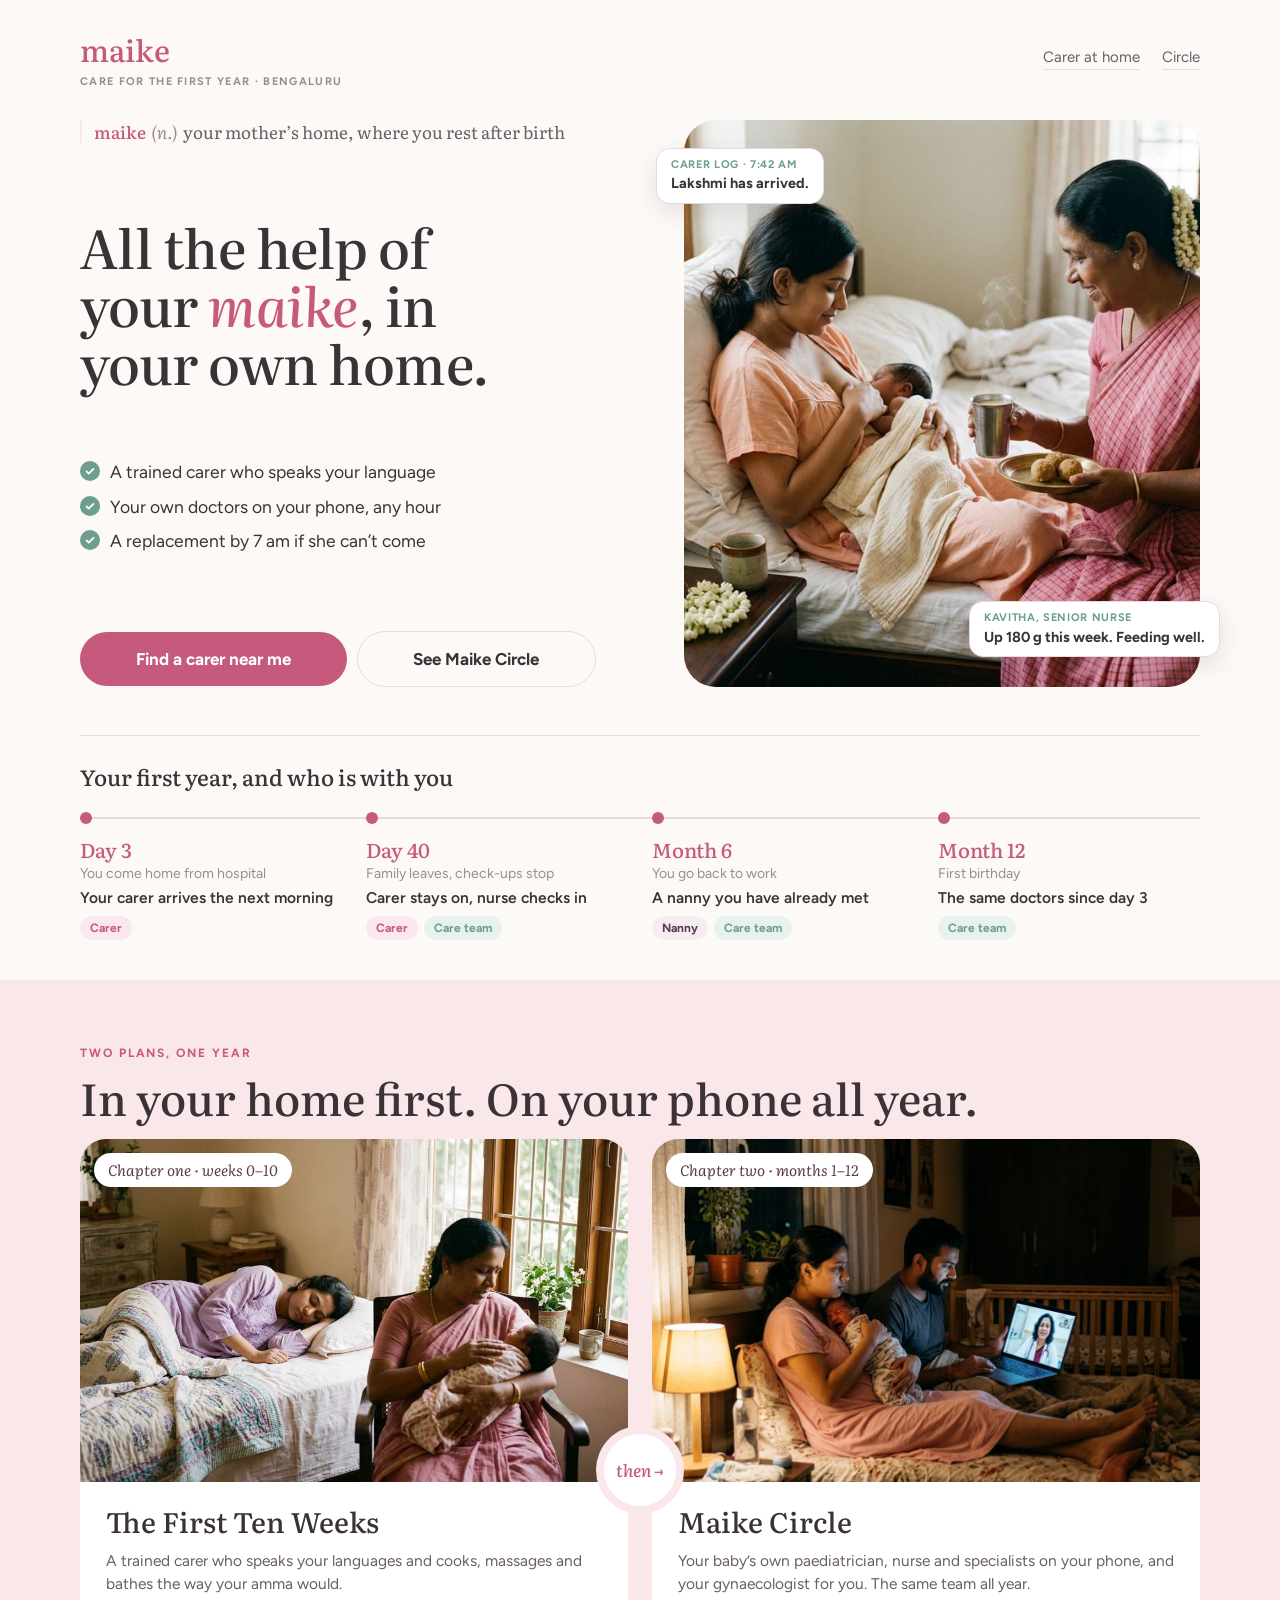
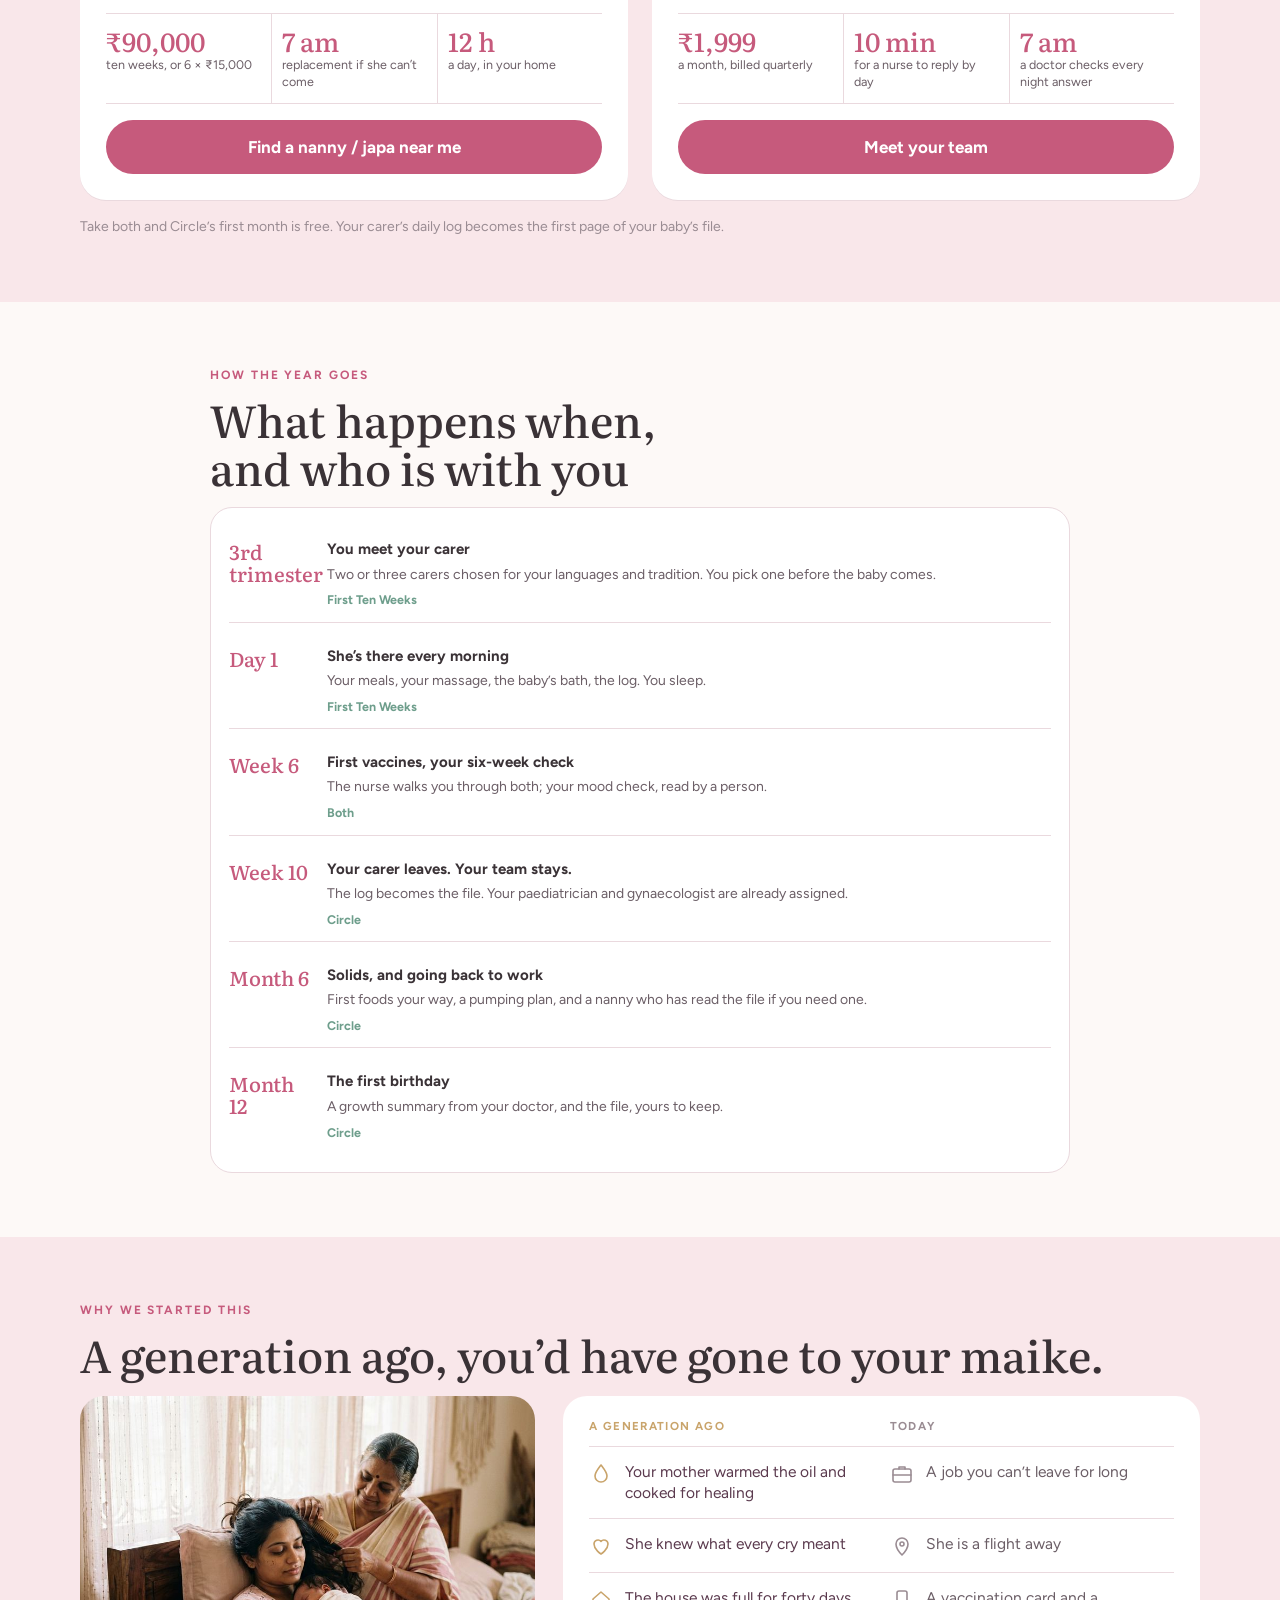
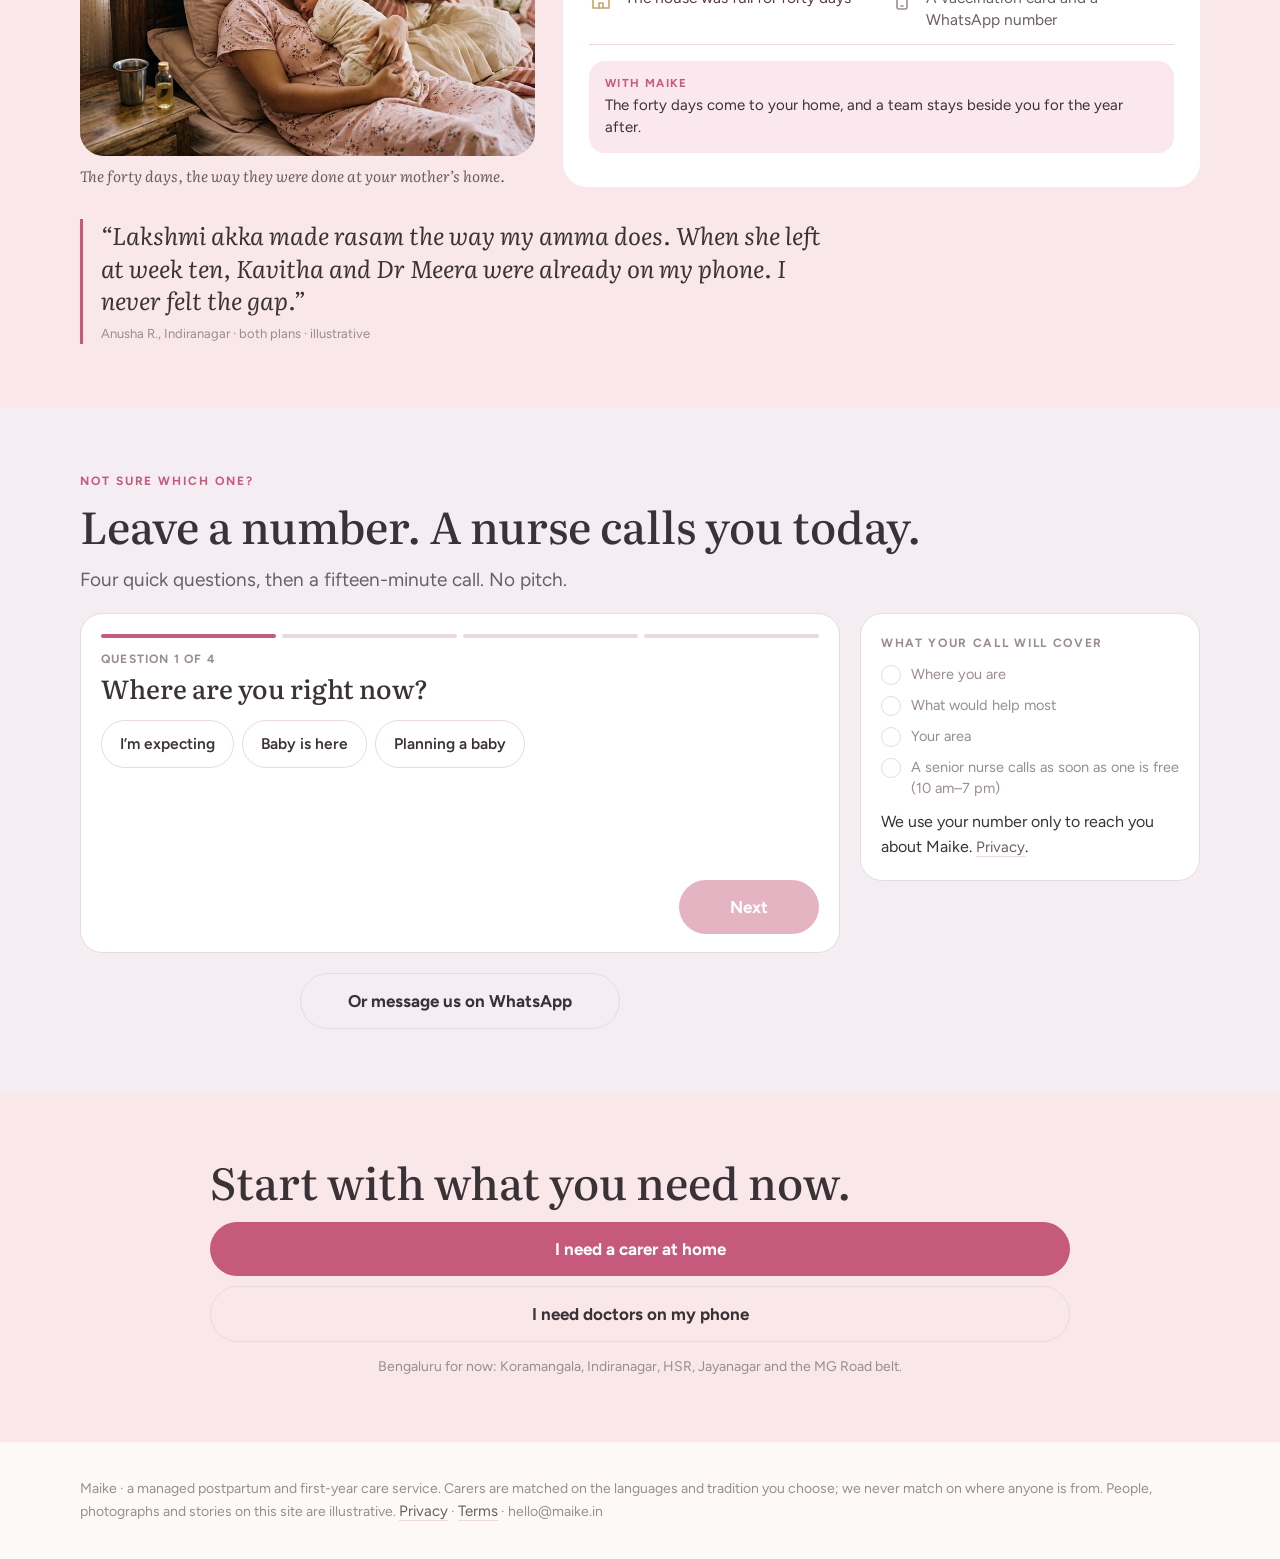
<file: index.html>
<!doctype html>
<html lang="en">
<head>
<meta charset="utf-8">
<title>Maike · care for the first year, Bengaluru</title>
<meta name="viewport" content="width=device-width,initial-scale=1,viewport-fit=cover">
<meta name="claude:viewport-fit-sides" content="cover">
<link rel="stylesheet" href="https://fonts.googleapis.com/css2?family=Literata:ital,opsz,wght@0,7..72,400..700;1,7..72,400..700&family=Figtree:wght@400;500;600;700&display=swap">
<style>
:root{
  --bg:#FDF9F7; --blush:#F9E7EA; --lilac:#F4EEF2; --card:#FFFFFF; --line:#EAD9DE;
  --ink:#3A3236; --ink-soft:#6B5E66; --muted:#9A8C93;
  --rose:#C65A7C; --rose-ink:#FFFFFF; --rose-soft:#FBE7EE;
  --sage:#6E9E8C; --sage-soft:#E8F1ED; --deep:#5B3A4E; --deep-fg:#F8EEF2; --deep-muted:#D3BCC6; --gold:#C9A46B;
  --display:"Literata",Georgia,"Times New Roman",serif; --body:"Figtree",-apple-system,BlinkMacSystemFont,"Segoe UI",Roboto,"Noto Sans",sans-serif;
}
@media (prefers-color-scheme:dark){:root:not([data-theme="light"]){--bg:#1E1A1D;--blush:#2B2126;--lilac:#262126;--card:#272226;--line:#3F343A;--ink:#F3E9ED;--ink-soft:#CDBEC5;--muted:#968A90;--rose:#E58AA6;--rose-ink:#1E1A1D;--rose-soft:#3C2A32;--sage:#8FBEAD;--sage-soft:#243129;--deep:#3A2531;--deep-fg:#F8EEF2;--deep-muted:#C8B2BC;--gold:#D4B482;color-scheme:dark}}
:root[data-theme="dark"]{--bg:#1E1A1D;--blush:#2B2126;--lilac:#262126;--card:#272226;--line:#3F343A;--ink:#F3E9ED;--ink-soft:#CDBEC5;--muted:#968A90;--rose:#E58AA6;--rose-ink:#1E1A1D;--rose-soft:#3C2A32;--sage:#8FBEAD;--sage-soft:#243129;--deep:#3A2531;--deep-fg:#F8EEF2;--deep-muted:#C8B2BC;--gold:#D4B482;color-scheme:dark}
*{box-sizing:border-box}
html{scroll-behavior:smooth}
body{margin:0;background:var(--bg);color:var(--ink);font-family:var(--body);font-size:16px;line-height:1.55}
.page{max-width:560px;margin:0 auto}
section,header,footer{padding-left:max(20px,env(safe-area-inset-left,0px));padding-right:max(20px,env(safe-area-inset-right,0px));padding-block:36px}
.blush{background:var(--blush)}.lilac{background:var(--lilac)}
h1,h2,h3{font-family:var(--display);font-weight:600;line-height:1.1;margin:0;text-wrap:balance}
h1{font-size:clamp(38px,10vw,50px)}
h2{font-size:34px;margin-bottom:12px}
h3{font-size:24px}
p{margin:0}
.eyebrow{font-size:12px;font-weight:700;letter-spacing:.16em;text-transform:uppercase;color:var(--rose);margin-bottom:10px}
.lede{font-size:17px;color:var(--ink-soft);max-width:36em}
.muted{color:var(--muted);font-size:14px}
.stack{display:flex;flex-direction:column;gap:14px}
header{display:flex;align-items:center;justify-content:space-between;padding-block:14px}
.brand{font-family:var(--display);font-size:26px;font-weight:600;color:var(--rose);text-decoration:none}
.brand small{display:block;font-family:var(--body);font-size:11px;letter-spacing:.12em;text-transform:uppercase;color:var(--muted);font-weight:700}
.nav{display:flex;gap:12px;white-space:nowrap}
.link{font-size:14px;color:var(--ink-soft);text-decoration:none;border-bottom:1px solid var(--line)}
.photo{width:100%;display:block;border-radius:26px;object-fit:cover}
.hero-photo{aspect-ratio:4/3.2}
.btn{display:flex;align-items:center;justify-content:center;width:100%;min-height:54px;border:0;border-radius:999px;padding:14px 20px;font:inherit;font-size:17px;font-weight:700;cursor:pointer;background:var(--rose);color:var(--rose-ink);text-decoration:none}
.btn.ghost{background:transparent;color:var(--ink);border:1.5px solid var(--line)}
.btn:focus-visible{outline:3px solid var(--sage);outline-offset:3px}
.offer{background:var(--card);border:1.5px solid var(--line);border-radius:26px;overflow:hidden;display:flex;flex-direction:column}
.offer img{width:100%;aspect-ratio:16/10;object-fit:cover;display:block}
.offer .body{padding:18px;display:flex;flex-direction:column;gap:10px}
.offer .when{font-size:12px;font-weight:700;letter-spacing:.14em;text-transform:uppercase;color:var(--sage)}
.offer .pr{font-family:var(--display);font-size:30px;font-weight:600;line-height:1}
.offer .pr small{font-family:var(--body);font-size:14px;color:var(--muted);font-weight:600}
.incl{display:flex;flex-direction:column;gap:7px;font-size:15px;color:var(--ink-soft)}
.incl div{display:flex;gap:10px}.incl div::before{content:"";width:6px;height:6px;border-radius:50%;background:var(--gold);flex:none;margin-top:.62em}
.tl{display:flex;flex-direction:column}
.tl>div{display:grid;grid-template-columns:86px 1fr;gap:12px;padding:12px 0;border-bottom:1px solid var(--line)}
.tl>div:last-child{border-bottom:0}
.tl time{font-family:var(--display);font-size:20px;font-weight:600;color:var(--rose);line-height:1.1;padding-top:2px}
.tl b{display:block;font-size:15px}.tl span{font-size:14px;color:var(--ink-soft)}
.tl .who{display:block;margin-top:4px;font-size:12.5px;font-weight:700;color:var(--sage)}
.strip{display:grid;grid-template-columns:repeat(3,1fr);gap:10px}
.strip div{background:var(--sage-soft);border-radius:18px;padding:12px 8px;text-align:center;display:flex;flex-direction:column;gap:4px;min-width:0}
.strip b{font-family:var(--display);font-size:24px;color:var(--sage);font-weight:600;line-height:1}
.strip span{font-size:12px;color:var(--ink-soft);line-height:1.3}
.card{background:var(--card);border:1px solid var(--line);border-radius:22px;padding:18px;display:flex;flex-direction:column;gap:10px}
.quote{font-family:var(--display);font-size:23px;line-height:1.3;font-weight:500;font-style:italic}
.h-maike{font-style:italic;color:var(--rose)}
/* home: first-year timeline */
.year{margin-top:44px;border-top:1px solid var(--line);padding-top:24px}
.year-h{font-family:var(--display);font-size:22px;font-weight:500;color:var(--ink);margin-bottom:18px}
.year-line{list-style:none;margin:0;padding:0 0 0 24px;display:flex;flex-direction:column;gap:20px;position:relative}
.year-line::before{content:"";position:absolute;left:5px;top:10px;bottom:10px;width:2px;background:var(--line)}
.year-line li{position:relative;display:flex;flex-direction:column;gap:3px}
.year-line li::before{content:"";position:absolute;left:-24px;top:6px;width:12px;height:12px;border-radius:50%;background:var(--rose)}
.year-line time{font-family:var(--display);font-weight:500;font-size:20px;color:var(--rose);line-height:1.1}
.year-line .ev{font-size:14px;color:var(--muted)}
.year-line b{font-size:15.5px;font-weight:600;color:var(--ink);line-height:1.35}
.year-line .tags{display:flex;gap:6px;margin-top:4px}
.year-line .tags i{font-style:normal;font-size:12px;font-weight:700;padding:3px 10px;border-radius:999px}
.t-carer{background:var(--rose-soft);color:var(--rose)}
.t-team{background:var(--sage-soft);color:var(--sage)}
.t-nanny{background:var(--lilac);color:var(--deep)}
@media (min-width:768px){
  .year{margin-top:48px}
  .year-line{flex-direction:row;padding:26px 0 0;gap:24px}
  .year-line::before{left:0;right:0;top:5px;bottom:auto;width:auto;height:2px}
  .year-line li{flex:1 1 0;min-width:0}
  .year-line li::before{left:0;top:-26px}
}
/* home: the two plans as two chapters */
.chapters{display:flex;flex-direction:column;gap:0;margin-top:18px}
.chapter{background:var(--card);border-radius:26px;overflow:hidden;display:flex;flex-direction:column;box-shadow:0 1px 0 var(--line)}
.ch-photo{position:relative}
.ch-photo img{width:100%;aspect-ratio:16/10;object-fit:cover;display:block;background:var(--lilac)}
.ch-tag{position:absolute;left:14px;top:14px;background:var(--card);color:var(--deep);font-family:var(--display);font-style:italic;font-size:15px;padding:5px 14px;border-radius:999px}
.ch-body{padding:20px 20px 22px;display:flex;flex-direction:column;gap:12px;flex:1}
.ch-body h3{font-size:28px}
.ch-line{font-size:15.5px;color:var(--ink-soft);line-height:1.5}
.facts{display:grid;grid-template-columns:repeat(3,1fr);margin:6px 0 4px;border-top:1px solid var(--line);border-bottom:1px solid var(--line)}
.facts div{padding:14px 10px 12px;display:flex;flex-direction:column;gap:3px;min-width:0}
.facts div+div{border-left:1px solid var(--line)}
.facts div:first-child{padding-left:0}
.facts dt{font-family:var(--display);font-weight:500;font-size:clamp(20px,5.6vw,26px);color:var(--rose);line-height:1;white-space:nowrap}
.facts dd{margin:0;font-size:12.5px;line-height:1.35;color:var(--ink-soft)}
.ch-body .btn{margin-top:auto}
.bridge{align-self:center;display:flex;align-items:center;justify-content:center;width:76px;height:76px;margin:-14px 0;border-radius:50%;background:var(--card);border:2px solid var(--blush);box-shadow:0 0 0 6px var(--blush);position:relative;z-index:1}
.bridge b{font-family:var(--display);font-style:italic;font-weight:500;font-size:17px;color:var(--rose);white-space:nowrap;line-height:1}
.bridge b::after{content:" ↓"}
@media (min-width:768px){
  .chapters{display:grid;grid-template-columns:minmax(0,1fr) 24px minmax(0,1fr);align-items:stretch}
  .bridge{margin:0 -26px;align-self:center}
  .bridge b::after{content:" →"}
  .ch-body{padding:24px 26px 26px}
  .facts dt{font-size:26px}
}
/* home: why we started, then and now */
.tn{display:flex;flex-direction:column;gap:18px;margin-top:18px}
.tn-photo{margin:0;display:flex;flex-direction:column;gap:8px}
.tn-photo img{width:100%;aspect-ratio:4/3;object-fit:cover;border-radius:24px;display:block;background:var(--lilac)}
.tn-photo figcaption{font-family:var(--display);font-style:italic;font-size:15px;color:var(--ink-soft)}
.tn-table{background:var(--card);border-radius:24px;padding:6px 18px 18px;display:flex;flex-direction:column}
.tn-head,.tn-row{display:grid;grid-template-columns:1fr 1fr;gap:16px}
.tn-head{padding:14px 0 10px;border-bottom:1px solid var(--line)}
.tn-head span{font-size:11.5px;font-weight:700;letter-spacing:.12em;text-transform:uppercase;color:var(--gold)}
.tn-head span+span{color:var(--muted)}
.tn-row{padding:14px 0;border-bottom:1px solid var(--line)}
.tn-row p{display:flex;flex-direction:column;gap:6px;font-size:14.5px;line-height:1.4}
.tn-row svg{width:24px;height:24px;fill:none;stroke-width:1.6;stroke-linecap:round;stroke-linejoin:round}
.tn-then{color:var(--deep)}
.tn-then svg{stroke:var(--gold)}
.tn-now{color:var(--ink-soft)}
.tn-now svg{stroke:var(--muted)}
.tn-maike{margin-top:16px;background:var(--rose-soft);border-radius:16px;padding:14px 16px;font-size:15px;line-height:1.45;color:var(--ink)}
.tn-maike b{display:block;font-size:11.5px;letter-spacing:.12em;text-transform:uppercase;color:var(--rose);margin-bottom:3px}
.tn-quote{margin:22px 0 0;padding:0 0 0 18px;border-left:3px solid var(--rose)}
.tn-quote blockquote{margin:0;font-family:var(--display);font-style:italic;font-size:21px;line-height:1.35;color:var(--ink)}
.tn-quote figcaption{margin-top:8px;font-size:13px;color:var(--muted)}
@media (min-width:768px){
  .tn{display:grid;grid-template-columns:minmax(0,5fr) minmax(0,7fr);gap:28px;align-items:stretch}
  .tn-photo img{aspect-ratio:auto;height:100%;min-height:360px;flex:1}
  .tn-table{padding:8px 26px 24px}
  .tn-row p{flex-direction:row;align-items:flex-start;gap:12px;font-size:15.5px}
  .tn-row svg{flex:none;margin-top:1px}
  .tn-quote{max-width:760px;margin-top:32px}
  .tn-quote blockquote{font-size:24px}
}
@media (prefers-reduced-motion:reduce){*{transition:none!important}html{scroll-behavior:auto}}
</style>
<meta name="description" content="A trained carer in your home for the forty days, then your own doctors, nurse and specialists on your phone for the first year. Bengaluru.">
<meta property="og:title" content="Maike · care for the first year, Bengaluru">
<meta property="og:description" content="A trained carer in your home for the forty days, then your own doctors, nurse and specialists on your phone for the first year. Bengaluru.">
<meta property="og:image" content="https://www.maike.space/assets/img/mother-feeding.jpg">
<meta property="og:type" content="website">
<meta property="og:site_name" content="Maike">
<meta name="theme-color" content="#FDF9F7">
<link rel="icon" href="assets/img/favicon.svg" type="image/svg+xml">
<link rel="stylesheet" href="assets/css/responsive.css?v=f8de91a2">
<script src="config.js?v=4e914e7e"></script>
<script src="assets/js/leads.js?v=7315862d" defer></script>
</head>
<body>

<div class="page">

<header>
  <a class="brand" href="./">maike<small>Care for the first year · Bengaluru</small></a>
  <nav class="nav"><a class="link" href="first-ten-weeks.html">Carer at home</a><a class="link" href="circle.html">Circle</a></nav>
</header>

<section id="top" style="padding-top:4px">
  <div class="hero">
    <div class="hero-copy">
      <p class="def"><b>maike</b> <i>(n.)</i> your mother’s home, where you rest after birth</p>
      <h1>All the help of your <em class="h-maike">maike</em>, in your own home.</h1>
      <ul class="hero-checks">
        <li>A trained carer who speaks your language</li>
        <li>Your own doctors on your phone, any hour</li>
        <li>A replacement by 7 am if she can’t come</li>
      </ul>
      <div class="row hero-cta" style="gap:10px"><a class="btn" href="first-ten-weeks.html">Find a carer near me</a><a class="btn ghost" href="circle.html">See Maike Circle</a></div>
    </div>
    <figure class="hero-visual">
      <img class="photo hero-photo" src="assets/img/mother-feeding.jpg" alt="A new mother feeds her baby while her carer brings a warm breakfast tray">
      <div class="hv-card hv-log" aria-hidden="true"><small>Carer log · 7:42 am</small><b>Lakshmi has arrived.</b></div>
      <div class="hv-card hv-note" aria-hidden="true"><small>Kavitha, senior nurse</small><b>Up 180 g this week. Feeding well.</b></div>
    </figure>
  </div>

  <div class="year">
    <p class="year-h">Your first year, and who is with you</p>
    <ol class="year-line">
      <li><time>Day 3</time><span class="ev">You come home from hospital</span><b>Your carer arrives the next morning</b><span class="tags"><i class="t-carer">Carer</i></span></li>
      <li><time>Day 40</time><span class="ev">Family leaves, check-ups stop</span><b>Carer stays on, nurse checks in</b><span class="tags"><i class="t-carer">Carer</i><i class="t-team">Care team</i></span></li>
      <li><time>Month 6</time><span class="ev">You go back to work</span><b>A nanny you have already met</b><span class="tags"><i class="t-nanny">Nanny</i><i class="t-team">Care team</i></span></li>
      <li><time>Month 12</time><span class="ev">First birthday</span><b>The same doctors since day 3</b><span class="tags"><i class="t-team">Care team</i></span></li>
    </ol>
  </div>
</section>

<section class="blush">
  <p class="eyebrow">Two plans, one year</p>
  <h2>In your home first. On your phone all year.</h2>
  <div class="chapters">
    <article class="chapter">
      <div class="ch-photo"><img src="assets/img/carer-morning.jpg" alt="A new mother sleeps while her carer holds the baby in the morning light"><span class="ch-tag">Chapter one · weeks 0–10</span></div>
      <div class="ch-body">
        <h3>The First Ten Weeks</h3>
        <p class="ch-line">A trained carer who speaks your languages and cooks, massages and bathes the way your amma would.</p>
        <dl class="facts">
          <div><dt>₹90,000</dt><dd>ten weeks, or 6 × ₹15,000</dd></div>
          <div><dt>7 am</dt><dd>replacement if she can’t come</dd></div>
          <div><dt>12 h</dt><dd>a day, in your home</dd></div>
        </dl>
        <a class="btn" href="first-ten-weeks.html">Find a nanny / japa near me</a>
      </div>
    </article>
    <div class="bridge" aria-hidden="true"><b>then</b></div>
    <article class="chapter">
      <div class="ch-photo"><img src="assets/img/couple-night-doctor.jpg" alt="A couple at night with their baby, a paediatrician on the laptop screen"><span class="ch-tag">Chapter two · months 1–12</span></div>
      <div class="ch-body">
        <h3>Maike Circle</h3>
        <p class="ch-line">Your baby’s own paediatrician, nurse and specialists on your phone, and your gynaecologist for you. The same team all year.</p>
        <dl class="facts">
          <div><dt>₹1,999</dt><dd>a month, billed quarterly</dd></div>
          <div><dt>10 min</dt><dd>for a nurse to reply by day</dd></div>
          <div><dt>7 am</dt><dd>a doctor checks every night answer</dd></div>
        </dl>
        <a class="btn" href="circle.html">Meet your team</a>
      </div>
    </article>
  </div>
  <p class="muted" style="margin-top:16px">Take both and Circle’s first month is free. Your carer’s daily log becomes the first page of your baby’s file.</p>
</section>

<section>
  <p class="eyebrow">How the year goes</p>
  <h2>What happens when, and who is with you</h2>
  <div class="card tl" style="margin-top:12px">
    <div><time>3rd trimester</time><div><b>You meet your carer</b><span>Two or three carers chosen for your languages and tradition. You pick one before the baby comes.</span><span class="who">First Ten Weeks</span></div></div>
    <div><time>Day 1</time><div><b>She’s there every morning</b><span>Your meals, your massage, the baby’s bath, the log. You sleep.</span><span class="who">First Ten Weeks</span></div></div>
    <div><time>Week 6</time><div><b>First vaccines, your six-week check</b><span>The nurse walks you through both; your mood check, read by a person.</span><span class="who">Both</span></div></div>
    <div><time>Week 10</time><div><b>Your carer leaves. Your team stays.</b><span>The log becomes the file. Your paediatrician and gynaecologist are already assigned.</span><span class="who">Circle</span></div></div>
    <div><time>Month 6</time><div><b>Solids, and going back to work</b><span>First foods your way, a pumping plan, and a nanny who has read the file if you need one.</span><span class="who">Circle</span></div></div>
    <div><time>Month 12</time><div><b>The first birthday</b><span>A growth summary from your doctor, and the file, yours to keep.</span><span class="who">Circle</span></div></div>
  </div>
</section>

<section class="blush">
  <p class="eyebrow">Why we started this</p>
  <h2>A generation ago, you’d have gone to your maike.</h2>
  <div class="tn">
    <figure class="tn-photo"><img src="assets/img/mother-hair-oil.jpg" alt="A new mother has her hair oiled in the morning, the way it was done at her mother’s home"><figcaption>The forty days, the way they were done at your mother’s home.</figcaption></figure>
    <div class="tn-table">
      <div class="tn-head"><span>A generation ago</span><span>Today</span></div>
      <div class="tn-row"><p class="tn-then"><svg viewBox="0 0 24 24" aria-hidden="true"><path d="M12 3c3 4 6 7.5 6 11a6 6 0 0 1-12 0c0-3.5 3-7 6-11z"/></svg>Your mother warmed the oil and cooked for healing</p><p class="tn-now"><svg viewBox="0 0 24 24" aria-hidden="true"><rect x="3" y="7" width="18" height="13" rx="2"/><path d="M9 7V5h6v2M3 13h18"/></svg>A job you can’t leave for long</p></div>
      <div class="tn-row"><p class="tn-then"><svg viewBox="0 0 24 24" aria-hidden="true"><path d="M12 20s-7-4.4-7-10a4 4 0 0 1 7-2.6A4 4 0 0 1 19 10c0 5.6-7 10-7 10z"/></svg>She knew what every cry meant</p><p class="tn-now"><svg viewBox="0 0 24 24" aria-hidden="true"><path d="M12 21s-6-6-6-11a6 6 0 0 1 12 0c0 5-6 11-6 11z"/><circle cx="12" cy="10" r="2"/></svg>She is a flight away</p></div>
      <div class="tn-row"><p class="tn-then"><svg viewBox="0 0 24 24" aria-hidden="true"><path d="M4 11l8-7 8 7v9H4z"/><path d="M10 20v-5h4v5"/></svg>The house was full for forty days</p><p class="tn-now"><svg viewBox="0 0 24 24" aria-hidden="true"><rect x="7" y="3" width="10" height="18" rx="2"/><path d="M11 18h2"/></svg>A vaccination card and a WhatsApp number</p></div>
      <p class="tn-maike"><b>With Maike</b>The forty days come to your home, and a team stays beside you for the year after.</p>
    </div>
  </div>
  <figure class="tn-quote"><blockquote>“Lakshmi akka made rasam the way my amma does. When she left at week ten, Kavitha and Dr Meera were already on my phone. I never felt the gap.”</blockquote><figcaption>Anusha R., Indiranagar · both plans · illustrative</figcaption></figure>
</section>

<section id="talk" class="lilac">
  <p class="eyebrow">Not sure which one?</p>
  <h2>Leave a number. A nurse calls you today.</h2>
  <p class="lede" style="margin-bottom:18px">Four quick questions, then a fifteen-minute call. No pitch.</p>
  <form id="leadform" class="lf" novalidate>
    <div class="lf-main card">
      <div class="lf-progress" aria-hidden="true"><i class="on"></i><i></i><i></i><i></i></div>
      <p class="lf-count" id="lf-count">Question 1 of 4</p>

      <fieldset class="lf-step" data-step="1">
        <legend>Where are you right now?</legend>
        <div class="lf-chips">
          <label class="lf-chip"><input type="radio" name="stage" value="expecting"><span>I’m expecting</span></label>
          <label class="lf-chip"><input type="radio" name="stage" value="here"><span>Baby is here</span></label>
          <label class="lf-chip"><input type="radio" name="stage" value="planning"><span>Planning a baby</span></label>
        </div>
        <div class="lf-date" id="lf-date-wrap" hidden><label class="lbl" for="lf-date" id="lf-date-l">Due date</label><input class="in" id="lf-date" name="date" type="date"><p class="lf-hint" id="lf-date-hint"></p></div>
      </fieldset>

      <fieldset class="lf-step" data-step="2" hidden>
        <legend>What would help most?</legend>
        <div class="lf-chips">
          <label class="lf-chip"><input type="radio" name="plan" value="first-ten-weeks"><span>A carer at home</span></label>
          <label class="lf-chip"><input type="radio" name="plan" value="circle"><span>Doctors on my phone</span></label>
          <label class="lf-chip"><input type="radio" name="plan" value="both"><span>Both</span></label>
          <label class="lf-chip"><input type="radio" name="plan" value="unsure"><span>Not sure yet</span></label>
        </div>
      </fieldset>

      <fieldset class="lf-step" data-step="3" hidden>
        <legend><label for="lf-area-q">Where do you live in Bengaluru?</label></legend>
        <div class="lf-ac">
          <input class="in" id="lf-area-q" type="text" placeholder="Start typing your area" autocomplete="off" role="combobox" aria-expanded="false" aria-controls="lf-area-list">
          <ul class="lf-ac-list" id="lf-area-list" role="listbox" hidden></ul>
        </div>
        <input type="hidden" name="area" id="lf-area">
        <p class="lf-hint" id="lf-area-hint"></p>
      </fieldset>

      <fieldset class="lf-step" data-step="4" hidden>
        <legend>Who should the nurse call?</legend>
        <div class="fgrid">
          <div class="stack" style="gap:6px"><label class="lbl" for="lf-name">Your name</label><input class="in" id="lf-name" name="name" autocomplete="name" required></div>
          <div class="stack" style="gap:6px"><label class="lbl" for="lf-phone">WhatsApp number</label><div class="lf-phone"><span>+91</span><input class="in" id="lf-phone" name="phone" type="tel" inputmode="numeric" placeholder="98765 43210" autocomplete="tel-national" required></div></div>
        </div>
        <div class="stack" style="gap:6px;margin-top:14px"><label class="lbl" for="lf-when">Best time to call</label>
          <select class="in" id="lf-when" name="when"><option value="asap">As soon as a nurse is free</option><option value="evening">This evening</option><option value="tomorrow">Tomorrow morning</option></select></div>
        <label class="lf-consent" for="lf-consent"><input type="checkbox" id="lf-consent" name="consent" checked><span>You can message me on WhatsApp and SMS about this.</span></label>
        <button class="btn" type="submit" id="lf-submit" style="margin-top:14px">Call me today</button>
        <p class="muted" id="lf-msg" aria-live="polite" style="margin-top:8px"></p>
      </fieldset>

      <div class="lf-nav">
        <button type="button" class="lf-back" id="lf-back" hidden>‹ Back</button>
        <button type="button" class="btn lf-next" id="lf-next" disabled>Next</button>
      </div>
    </div>
    <aside class="lf-side card" aria-live="polite">
      <p class="lf-side-h">What your call will cover</p>
      <ul class="lf-sum" id="lf-sum"></ul>
      <div class="lf-price" id="lf-price" hidden></div>
      <p class="fine">We use your number only to reach you about Maike. <a class="link" href="privacy.html">Privacy</a>.</p>
    </aside>
    <a class="btn ghost wa-link" href="#" data-wa="Hi Maike, I’d like to know more.">Or message us on WhatsApp</a>
  </form>
<script>
(function(){
  const f=document.getElementById("leadform"); if(!f) return;
  const $=id=>document.getElementById(id);
  const DAY=864e5;
  const COVERED=["Koramangala","Indiranagar","HSR Layout","Jayanagar","MG Road","Church Street","Richmond Town"];
  const NOTYET=["Whitefield","Sarjapur Road","Hebbal","Electronic City","Marathahalli","Bellandur","JP Nagar","BTM Layout","Banashankari","Basavanagudi","Malleshwaram","Rajajinagar","Yelahanka","Hennur","Kalyan Nagar","RT Nagar","Sadashivanagar","Frazer Town","Ulsoor","Domlur","Bannerghatta Road","Brookefield","KR Puram","Hoodi","Vijayanagar","Kengeri"];
  const AREAS=COVERED.map(n=>({n,cov:"yes"})).concat(NOTYET.map(n=>({n,cov:"no"})));
  let step=1, area=null, acIdx=-1;
  const val=n=>{const r=f.querySelector(`input[name=${n}]:checked`); return r?r.value:"";};
  const fmt=d=>d.toLocaleDateString("en-IN",{day:"numeric",month:"short"});
  function dateInfo(){
    const st=val("stage"), v=$("lf-date").value; if(!v||st==="planning"||!st) return null;
    const d=new Date(v+"T00:00:00"), now=new Date(); now.setHours(0,0,0,0);
    if(st==="expecting"){ const left=Math.round((d-now)/DAY); if(left<0||left>280) return {bad:"That date looks off. Check the due date?"}; const wk=Math.max(0,Math.min(40,Math.floor((280-left)/7))); return {txt:`Due ${fmt(d)} · ${wk} weeks done`}; }
    const age=Math.round((now-d)/DAY); if(age<0||age>730) return {bad:"That date looks off. Check the date of birth?"};
    const txt=age<14?`${age} day${age===1?"":"s"} old`:age<84?`${Math.round(age/7)} weeks old`:`${Math.round(age/30.4)} months old`;
    return {txt:"Baby is "+txt, age};
  }
  function canNext(){
    if(step===1){ const st=val("stage"); if(!st) return false; if(st==="planning") return true; const di=dateInfo(); return !di||!di.bad; }
    if(step===2) return !!val("plan");
    if(step===3) return !!area;
    return false;
  }
  function show(n){
    step=n;
    f.querySelectorAll(".lf-step").forEach(s=>s.hidden=+s.dataset.step!==n);
    f.querySelectorAll(".lf-progress i").forEach((i,k)=>i.classList.toggle("on",k<n));
    $("lf-count").textContent=`Question ${n} of 4`;
    $("lf-back").hidden=n===1;
    $("lf-next").hidden=n===4;
    render();
    const first=f.querySelector(`.lf-step[data-step="${n}"] input:not([type=hidden]), .lf-step[data-step="${n}"] select`);
    if(n===3) setTimeout(()=>$("lf-area-q").focus(),50);
    if(n===4) setTimeout(()=>$("lf-name").focus(),50);
  }
  // area search
  function acRender(q){
    const list=$("lf-area-list"); q=(q||"").trim().toLowerCase();
    let items = q ? AREAS.filter(a=>a.n.toLowerCase().includes(q)).sort((a,b)=>(a.cov==="yes"?0:1)-(b.cov==="yes"?0:1)).slice(0,6) : AREAS.filter(a=>a.cov==="yes");
    if(q && !items.some(a=>a.n.toLowerCase()===q)) items=items.concat([{n:$("lf-area-q").value.trim(),cov:"check"}]);
    acIdx = items.length ? 0 : -1;
    list.innerHTML = (q?"":`<li class="lf-ac-h" aria-hidden="true">Areas we cover today</li>`) + items.map((a,i)=>`<li role="option" data-i="${i}" class="${i===acIdx?"act":""}" data-n="${a.n.replace(/"/g,"&quot;")}" data-cov="${a.cov}"><span>${a.cov==="check"?`Use “${a.n.replace(/</g,"&lt;")}”`:a.n}</span><em class="c-${a.cov}">${a.cov==="yes"?"Covered":a.cov==="no"?"Not yet":"We’ll check"}</em></li>`).join("");
    list.hidden=false; $("lf-area-q").setAttribute("aria-expanded","true");
  }
  function acClose(){ $("lf-area-list").hidden=true; $("lf-area-q").setAttribute("aria-expanded","false"); }
  function acPick(li){ if(!li) return; area={name:li.dataset.n,cov:li.dataset.cov}; $("lf-area-q").value=area.name; acClose(); render(); }
  $("lf-area-q").addEventListener("focus",e=>acRender(e.target.value));
  $("lf-area-q").addEventListener("input",e=>{ area=null; acRender(e.target.value); render(); });
  $("lf-area-q").addEventListener("keydown",e=>{
    const opts=[...$("lf-area-list").querySelectorAll("li[role=option]")];
    if(e.key==="ArrowDown"||e.key==="ArrowUp"){ e.preventDefault(); if(!opts.length) return; acIdx=(acIdx+(e.key==="ArrowDown"?1:-1)+opts.length)%opts.length; opts.forEach((o,i)=>o.classList.toggle("act",i===acIdx)); }
    if(e.key==="Enter"){ e.preventDefault(); if(!$("lf-area-list").hidden&&opts[acIdx]) acPick(opts[acIdx]); else if(area) show(4); }
    if(e.key==="Escape") acClose();
  });
  $("lf-area-list").addEventListener("mousedown",e=>{ const li=e.target.closest("li[role=option]"); if(li){ e.preventDefault(); acPick(li); } });
  document.addEventListener("click",e=>{ if(!e.target.closest(".lf-ac")) acClose(); });

  function render(){
    const st=val("stage"), plan=val("plan"), di=dateInfo();
    $("lf-date-wrap").hidden = !st || st==="planning";
    $("lf-date-l").textContent = st==="here" ? "Baby’s date of birth (optional)" : "Due date (optional)";
    $("lf-date-hint").textContent = di ? (di.bad||di.txt) : "";
    $("lf-date-hint").className = "lf-hint"+(di&&di.bad?" warn":"");
    $("lf-area").value = area ? area.name : "";
    const ah=$("lf-area-hint");
    ah.className="lf-hint"+(area&&area.cov==="no"?" warn":"");
    ah.textContent = !area ? "" : area.cov==="yes" ? `Covered. A carer can reach ${area.name} by 7 am.` : area.cov==="no" ? `Carers aren’t in ${area.name} yet. Circle works anywhere in Bengaluru.` : "We’ll check your area on the call.";
    // summary
    const rows=[];
    rows.push([!!st, !st ? "Where you are" : st==="planning" ? "Planning a baby" : di&&!di.bad ? di.txt : (st==="here"?"Baby is here":"Expecting")]);
    const noCarerHere = !!(area && area.cov==="no");
    const babyOld = di&&di.age!=null&&di.age>70;
    const carer = (plan==="first-ten-weeks"||plan==="both") && !noCarerHere;
    const circle = plan==="circle"||plan==="both";
    if(!plan) rows.push([false,"What would help most"]);
    if(carer && !babyOld) rows.push([true, st==="here" ? "Carers who speak your languages and could start tomorrow morning" : st==="planning" ? "How booking a carer works, once you know your due date" : "Carers who speak your languages and know your tradition, booked around your due date"]);
    if(carer && babyOld) rows.push([true, "At this age, a nanny from month 6 and Circle usually fit better than a postpartum carer"]);
    if(circle || (noCarerHere && plan && plan!=="unsure")) rows.push([true, "Your baby’s care team, and how the 2 a.m. answers work"]);
    if(plan==="unsure") rows.push([true, "What fits where you are, and what it would cost"]);
    rows.push([!!area, area ? (area.cov==="no" ? `${area.name}: Circle now, carers when we reach you` : `Area: ${area.name}`) : "Your area"]);
    const when=$("lf-when").value;
    const slot=window.MAIKE&&MAIKE.callSlot?MAIKE.callSlot(when).txt:"";
    rows.push([step===4, "A senior nurse calls "+(slot||{asap:"as soon as one is free (10 am–7 pm)",evening:"this evening",tomorrow:"tomorrow morning"}[when])]);
    $("lf-sum").innerHTML = rows.map(([on,t])=>`<li class="${on?"on":""}">${t.replace(/</g,"&lt;")}</li>`).join("");
    let price="";
    if(plan){
      if(noCarerHere&&plan!=="unsure") price="Circle <b>₹1,999</b> a month while carers reach your area";
      else if(plan==="first-ten-weeks"&&!babyOld) price="<b>₹90,000</b> for ten weeks, or 6 × ₹15,000";
      else if(plan==="circle") price="<b>₹1,999</b> a month, billed quarterly";
      else if(plan==="both"&&!babyOld) price="<b>₹90,000</b> for the carer · <b>Circle’s first month free</b>";
      else if(babyOld&&carer) price="Nanny from <b>₹28,000</b> a month · Circle <b>₹1,999</b> a month";
    }
    $("lf-price").innerHTML=price; $("lf-price").hidden=!price;
    $("lf-submit").textContent=/^tomorrow/.test(slot)?"Call me tomorrow":when==="evening"?"Call me this evening":"Call me today";
    $("lf-next").disabled=!canNext();
  }
  // chips: plan auto-advances; "planning" auto-advances
  f.addEventListener("change",e=>{
    if(e.target.name==="plan") setTimeout(()=>show(3),220);
    if(e.target.name==="stage"&&e.target.value==="planning") setTimeout(()=>show(2),220);
    render();
  });
  f.addEventListener("input",render);
  $("lf-next").addEventListener("click",()=>{ if(canNext()) show(step+1); });
  $("lf-back").addEventListener("click",()=>show(step-1));
  // Enter on early steps moves forward instead of submitting
  f.addEventListener("submit",e=>{ if(step<4){ e.preventDefault(); e.stopImmediatePropagation(); if(canNext()) show(step+1); } },true);
  $("lf-phone").addEventListener("input",e=>{ let d=e.target.value.replace(/\D/g,""); if(d.length>10) d=d.slice(-10); e.target.value=d.length>5?d.slice(0,5)+" "+d.slice(5):d; e.target.closest(".lf-phone").classList.toggle("ok",/^[6-9]\d{9}$/.test(d)); });
  f.addEventListener("reset",()=>setTimeout(()=>{ area=null; $("lf-area-q").value=""; $("lf-phone").closest(".lf-phone").classList.remove("ok"); show(1); },0));
  // ---------- after submit: Kavitha's first message and the baby's file (CLAUDE.md §9) ----------
  const esc=t=>String(t||"").replace(/[&<>"]/g,c=>({"&":"&amp;","<":"&lt;",">":"&gt;",'"':"&quot;"}[c]));
  const today0=()=>{const t=new Date(); t.setHours(0,0,0,0); return t;};
  const monthPart=d=>(d.getDate()<=10?"early ":d.getDate()<=20?"mid ":"late ")+d.toLocaleDateString("en-IN",{month:"long"});
  function ageTxt(age){ return age<14?`${age} day${age===1?"":"s"} old`:age<84?`${Math.floor(age/7)} weeks old`:`${Math.floor(age/30.4)} months old`; }
  // Writes Kavitha's middle sentence(s) and the first file entry from what the form learned.
  function compose(d){
    const first=d.name.split(/\s+/)[0], st=d.stage, plan=d.plan;
    const noCarer=!!(area&&area.cov==="no"), wantsCarer=plan==="first-ten-weeks"||plan==="both";
    let note="", entry="";
    if(st==="expecting"&&d.date){
      const due=new Date(d.date+"T00:00:00"), left=Math.round((due-today0())/DAY), wk=Math.max(0,Math.floor((280-left)/7));
      note=`${left} day${left===1?"":"s"} to go, and ${wk} weeks done.`;
      if(wantsCarer&&noCarer) note+=` Carers aren’t in ${d.area} yet, but your care team on the phone can start today.`;
      else if(wantsCarer) note+=` Carers for ${monthPart(due)} get booked about a month ahead, so this is a good time. I’ll bring two or three who speak your languages.`;
      else if(plan==="circle") note+=" Circle can start before the birth, so your doctors know you before day one.";
      else note+=" I’ll ask a few questions and tell you plainly what fits.";
      entry=`${first} reached out at ${wk} weeks.`;
    } else if(st==="here"&&d.date){
      const age=Math.max(0,Math.round((today0()-new Date(d.date+"T00:00:00"))/DAY));
      note=`Your baby is ${ageTxt(age)}.`+(age<=40?" These first weeks are the hardest, and you don’t have to do them alone.":"");
      if(wantsCarer&&!noCarer&&age<=70) note+=" A carer can start as early as tomorrow morning.";
      else if(plan==="circle"||noCarer) note+=" I’ll set up your care team on the call.";
      note+=" If it’s urgent before then, go straight to the nearest hospital.";
      entry=`${first} reached out when the baby was ${ageTxt(age)}.`;
    } else if(st==="planning"){
      note="No hurry at all. Ask me anything, and once there’s a due date we’ll plan everything back from it.";
      entry=`${first} reached out while planning.`;
    } else {
      note=st==="here"?"Congratulations. Keep your baby’s date of birth handy; it’s where our plan starts.":"Congratulations. Keep your due date handy; everything we plan counts back from it.";
      entry=st==="here"?`${first} reached out after the birth.`:`${first} reached out during the pregnancy.`;
    }
    d.note=note; d.entry=entry; d.first=first;
    d.bubble=`Hi ${first}, Kavitha here from Maike. ${note} I’ll call you ${d.whenTxt}.`;
  }
  f.addEventListener("maike:lead-compose",e=>compose(e.detail));

  const JAS='<svg viewBox="0 0 24 24" aria-hidden="true"><g fill="#fff" stroke="#EAD9DE" stroke-width=".6"><ellipse cx="12" cy="6" rx="3.2" ry="5"/><ellipse cx="12" cy="6" rx="3.2" ry="5" transform="rotate(72 12 12)"/><ellipse cx="12" cy="6" rx="3.2" ry="5" transform="rotate(144 12 12)"/><ellipse cx="12" cy="6" rx="3.2" ry="5" transform="rotate(216 12 12)"/><ellipse cx="12" cy="6" rx="3.2" ry="5" transform="rotate(288 12 12)"/></g><circle cx="12" cy="12" r="2" fill="#C9A46B"/></svg>';
  const calm=()=>matchMedia("(prefers-reduced-motion: reduce)").matches;
  function jasmine(host){
    if(calm()) return;
    const box=document.createElement("div"); box.className="done-jas"; box.setAttribute("aria-hidden","true");
    for(let i=0;i<9;i++){ const s=document.createElement("i"); s.innerHTML=JAS; const sz=12+Math.random()*12;
      s.style.cssText=`left:${5+Math.random()*90}%;width:${sz}px;height:${sz}px;animation-delay:${(Math.random()*1.6).toFixed(2)}s;animation-duration:${(4.5+Math.random()*2).toFixed(2)}s;--dx:${Math.round(Math.random()*100-50)}px;--r:${Math.round(Math.random()*360-180)}deg`;
      box.appendChild(s); }
    host.appendChild(box); setTimeout(()=>box.remove(),9000);
  }
  function ics(d){
    const z=t=>t.toISOString().replace(/[-:]/g,"").replace(/\.\d+/,"");
    const s=d.slot.start, e=new Date(s.getTime()+15*60000);
    const body=["BEGIN:VCALENDAR","VERSION:2.0","PRODID:-//Maike//Callback//EN","BEGIN:VEVENT",`UID:${Date.now().toString(36)}@maike.in`,`DTSTAMP:${z(new Date())}`,`DTSTART:${z(s)}`,`DTEND:${z(e)}`,"SUMMARY:Call from Kavitha · Maike",`DESCRIPTION:Kavitha\\, senior nurse at Maike\\, calls you on ${d.phone}. About 15 minutes.`,"BEGIN:VALARM","TRIGGER:-PT10M","ACTION:DISPLAY","DESCRIPTION:Kavitha from Maike calls in 10 minutes","END:VALARM","END:VEVENT","END:VCALENDAR"].join("\r\n");
    return URL.createObjectURL(new Blob([body],{type:"text/calendar"}));
  }
  function typeInto(el,text,done){
    if(calm()){ el.textContent=text; done(); return; }
    let i=0; const step=()=>{ i=Math.min(text.length,i+2); el.textContent=text.slice(0,i); if(i<text.length) tid=setTimeout(step,24); else done(); };
    tid=setTimeout(step,24);
  }
  let lastFocus=null, tid=0, icsUrl="";
  function closeDone(keep){ const m=$("lf-done"); if(!m) return; clearTimeout(tid); if(icsUrl){ URL.revokeObjectURL(icsUrl); icsUrl=""; } m.remove(); document.removeEventListener("keydown",doneKey); if(!keep){ f.reset(); f.consent.checked=true; } if(lastFocus) lastFocus.focus({preventScroll:true}); }
  function doneKey(e){ if(e.key==="Escape") closeDone(); if(e.key==="Tab"){ const els=[...$("lf-done").querySelectorAll("a[href],button")].filter(x=>!x.hidden); const i=els.indexOf(document.activeElement); e.preventDefault(); els[(i+(e.shiftKey?-1:1)+els.length)%els.length].focus(); } }
  f.addEventListener("maike:lead-sent",e=>{
    const d=e.detail; d.handled=true; if(!d.bubble) compose(d);
    const ph=d.phone.replace(/^\+91(\d{5})(\d{5})$/,"+91 $1 $2");
    const waOn=!!(window.MAIKE&&MAIKE.config.whatsappNumber);
    icsUrl=d.slot.exact?ics(d):"";
    const m=document.createElement("div"); m.id="lf-done"; m.className="done-modal";
    m.innerHTML=`<div class="done-card" role="dialog" aria-modal="true" aria-labelledby="done-h">
      <svg class="done-check" viewBox="0 0 52 52" aria-hidden="true"><circle cx="26" cy="26" r="24"/><path d="M15 27l7 7 15-16"/></svg>
      <h3 id="done-h">${d.queued?`Saved, ${esc(d.first)}.`:`Done, ${esc(d.first)}. Kavitha calls you ${esc(d.whenTxt)}.`}</h3>
      <p class="done-num">${d.queued?"You seem to be offline. It goes to us the moment you’re back.":`We’ll message you on <b>${esc(ph)}</b> · <a href="#talk" class="link" id="done-edit">Wrong number?</a>`}</p>
      ${d.queued?"":`<div class="done-chat" aria-live="polite">
        <div class="done-who"><span class="done-av" aria-hidden="true">K</span><b>Kavitha</b><span>senior nurse · Maike</span></div>
        <div class="done-bubble"><span class="done-dots" aria-label="Kavitha is typing"><i></i><i></i><i></i></span><p id="done-text" hidden></p><time id="done-time" hidden>${new Date().toLocaleTimeString("en-IN",{hour:"numeric",minute:"2-digit"}).toLowerCase()}</time></div>
        <div class="done-file" id="done-file" hidden><p class="done-file-h">We’ve opened your ${d.stage==="planning"?"family’s":"baby’s"} file.</p><p class="done-file-e"><span>First entry, today</span>“${esc(d.entry)}”</p></div>
      </div>`}
      <div class="done-actions${icsUrl&&waOn&&!d.queued?" two":""}">
        ${icsUrl?`<a class="btn ghost" id="done-cal" href="${icsUrl}" download="maike-call-with-kavitha.ics">Add to calendar</a>`:""}
        ${waOn&&!d.queued?`<a class="btn ghost" id="done-wa" href="${MAIKE.waLink(`Hi Kavitha, this is ${d.first}. Talk ${d.whenTxt}.`)}" target="_blank" rel="noopener">Reply on WhatsApp</a>`:""}
        <button type="button" class="btn" id="done-close">Done</button>
      </div>
    </div>`;
    document.body.appendChild(m); jasmine(m);
    lastFocus=document.activeElement;
    m.addEventListener("click",ev=>{ if(ev.target===m) closeDone(); });
    $("done-close").addEventListener("click",()=>closeDone());
    const ed=$("done-edit"); if(ed) ed.addEventListener("click",ev=>{ ev.preventDefault(); closeDone(true); $("talk").scrollIntoView({block:"start"}); setTimeout(()=>{ $("lf-phone").focus({preventScroll:true}); $("lf-phone").select(); },80); });
    document.addEventListener("keydown",doneKey);
    setTimeout(()=>$("done-close").focus({preventScroll:true}),50);
    if(!d.queued){
      const reveal=()=>{ $("done-time").hidden=false; tid=setTimeout(()=>{ $("done-file").hidden=false; },calm()?0:500); };
      tid=setTimeout(()=>{ const dots=m.querySelector(".done-dots"); if(dots) dots.remove(); const t=$("done-text"); t.hidden=false; typeInto(t,d.bubble,reveal); },calm()?0:1100);
    }
  });
  show(1);
})();
</script>
</section>

<section class="blush">
  <h2>Start with what you need now.</h2>
  <div class="stack" style="gap:10px;margin-top:16px">
    <a class="btn" href="first-ten-weeks.html">I need a carer at home</a>
    <a class="btn ghost" href="circle.html">I need doctors on my phone</a>
  </div>
  <p class="muted" style="margin-top:14px;text-align:center">Bengaluru for now: Koramangala, Indiranagar, HSR, Jayanagar and the MG Road belt.</p>
</section>

<footer>
  <p class="muted">Maike · a managed postpartum and first-year care service. Carers are matched on the languages and tradition you choose; we never match on where anyone is from. People, photographs and stories on this site are illustrative. <a class="link" href="privacy.html">Privacy</a> · <a class="link" href="terms.html">Terms</a> · hello@maike.in</p>
</footer>
</div>

</body>
</html>
</file>
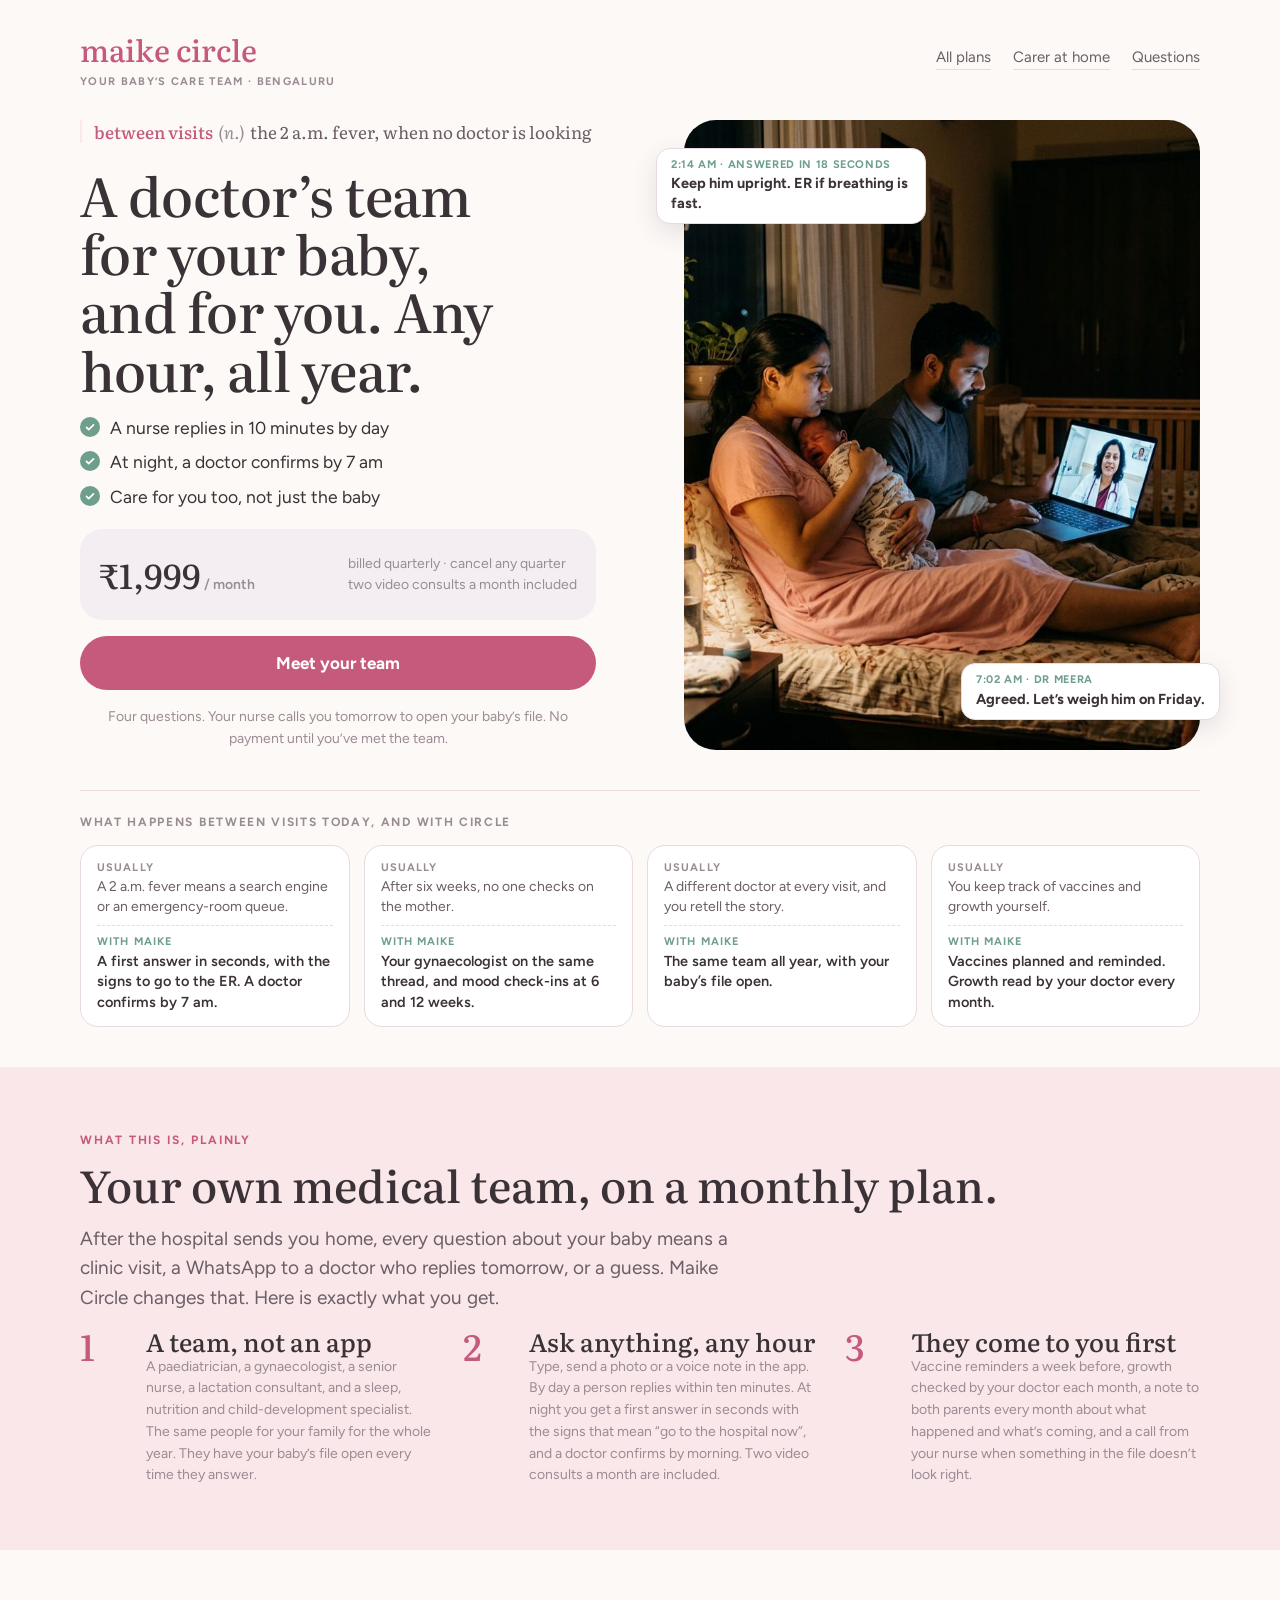
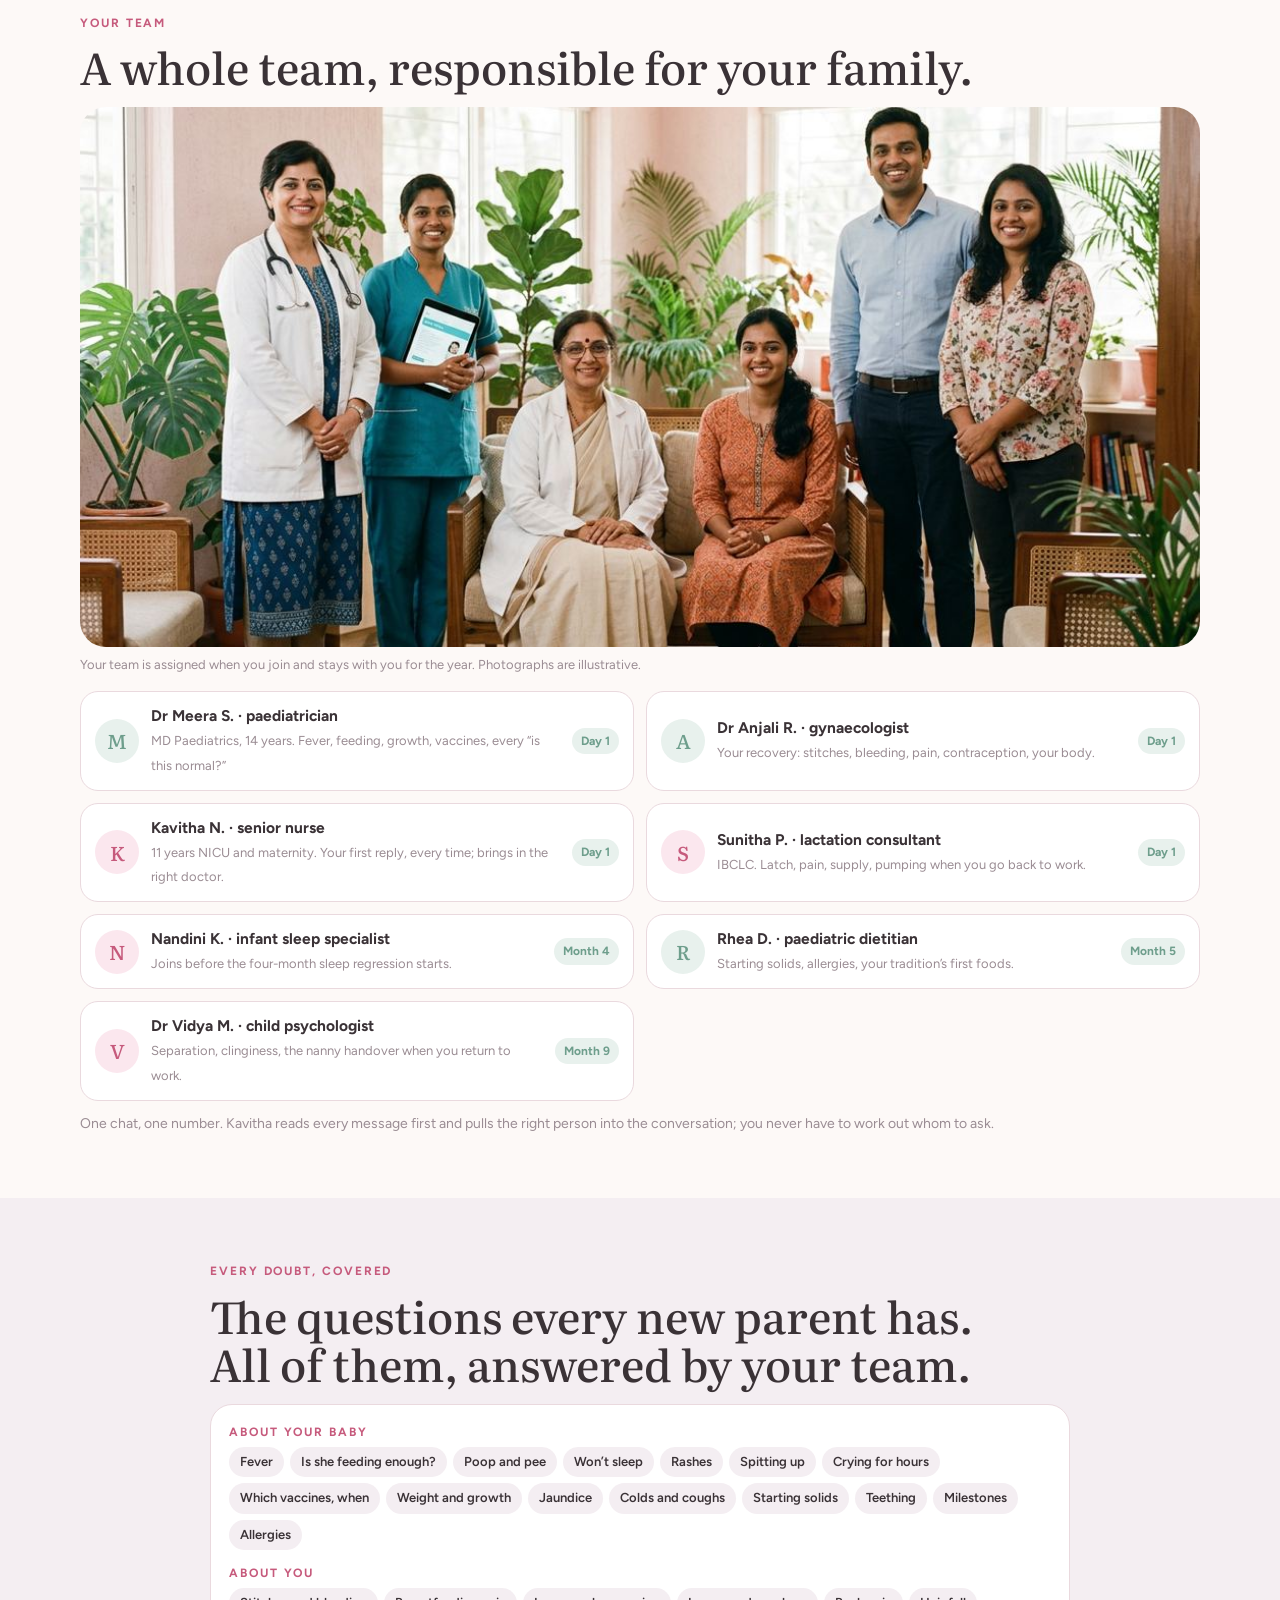
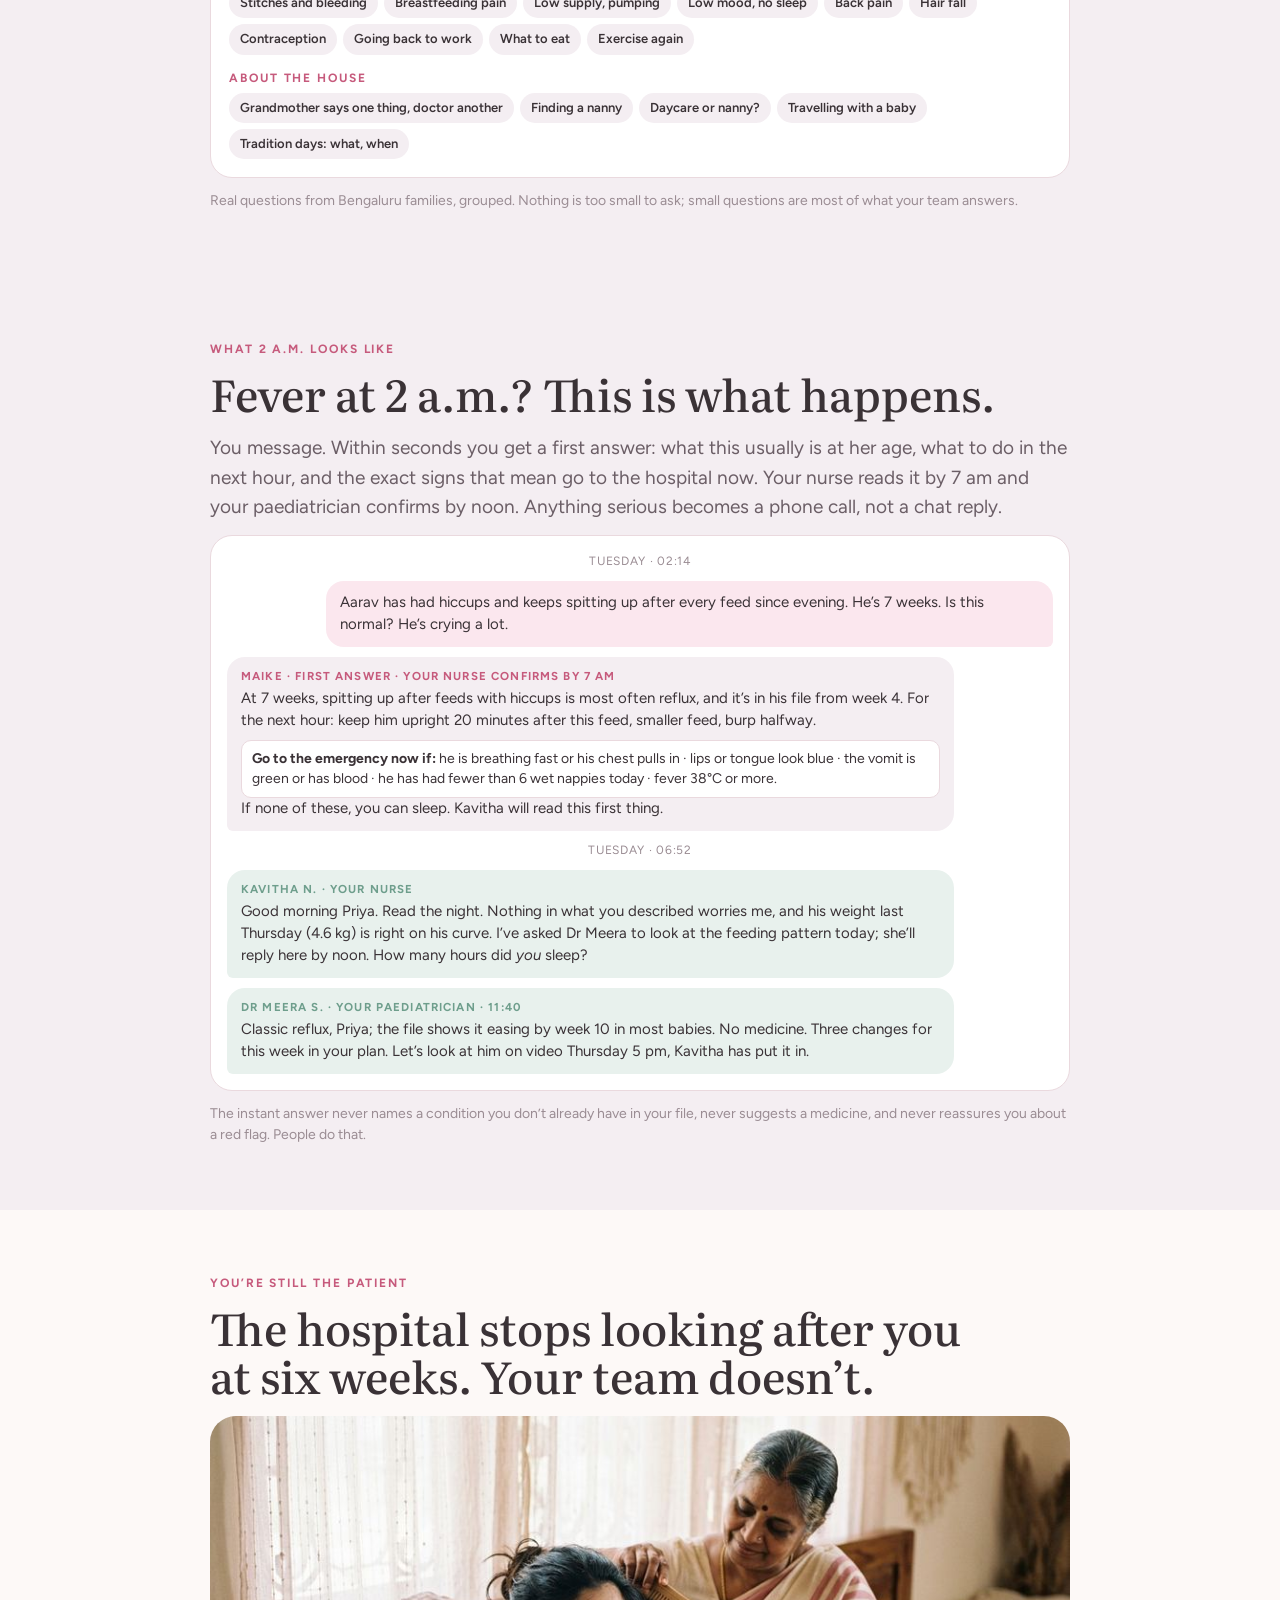
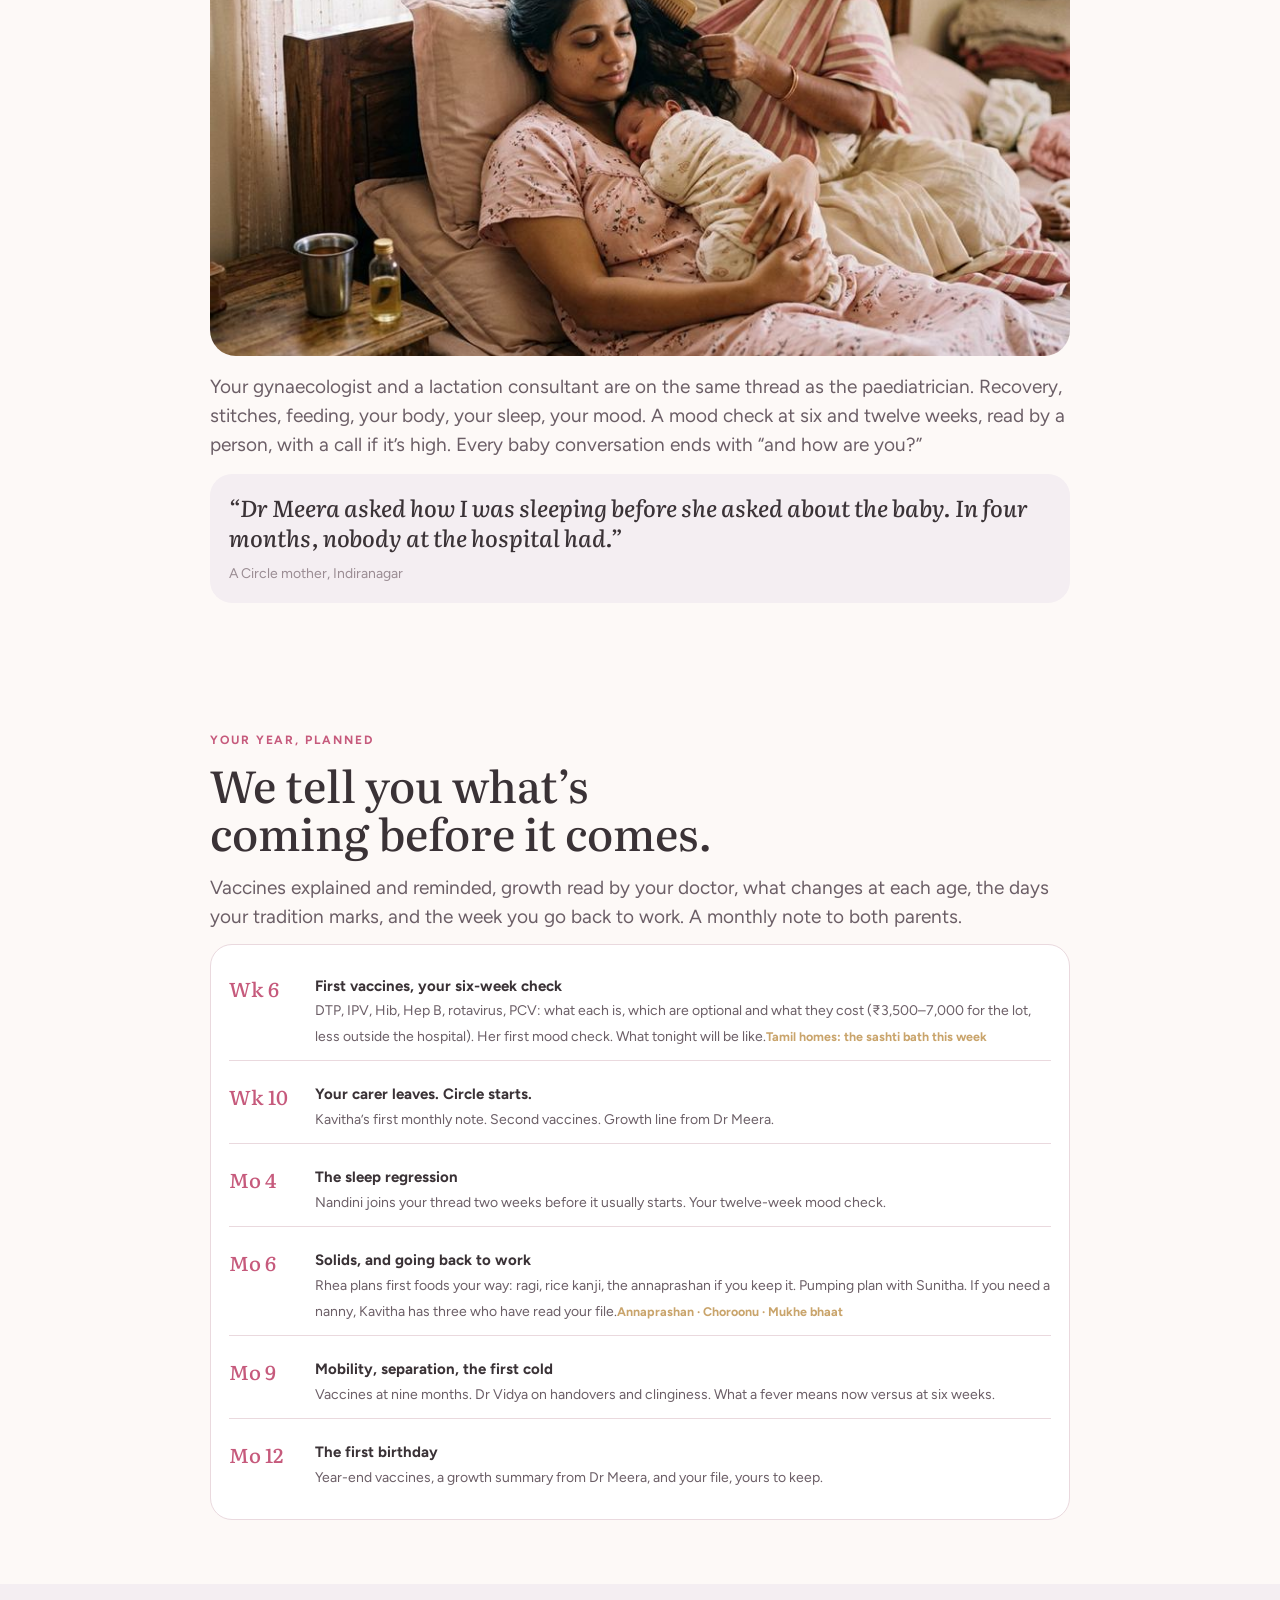
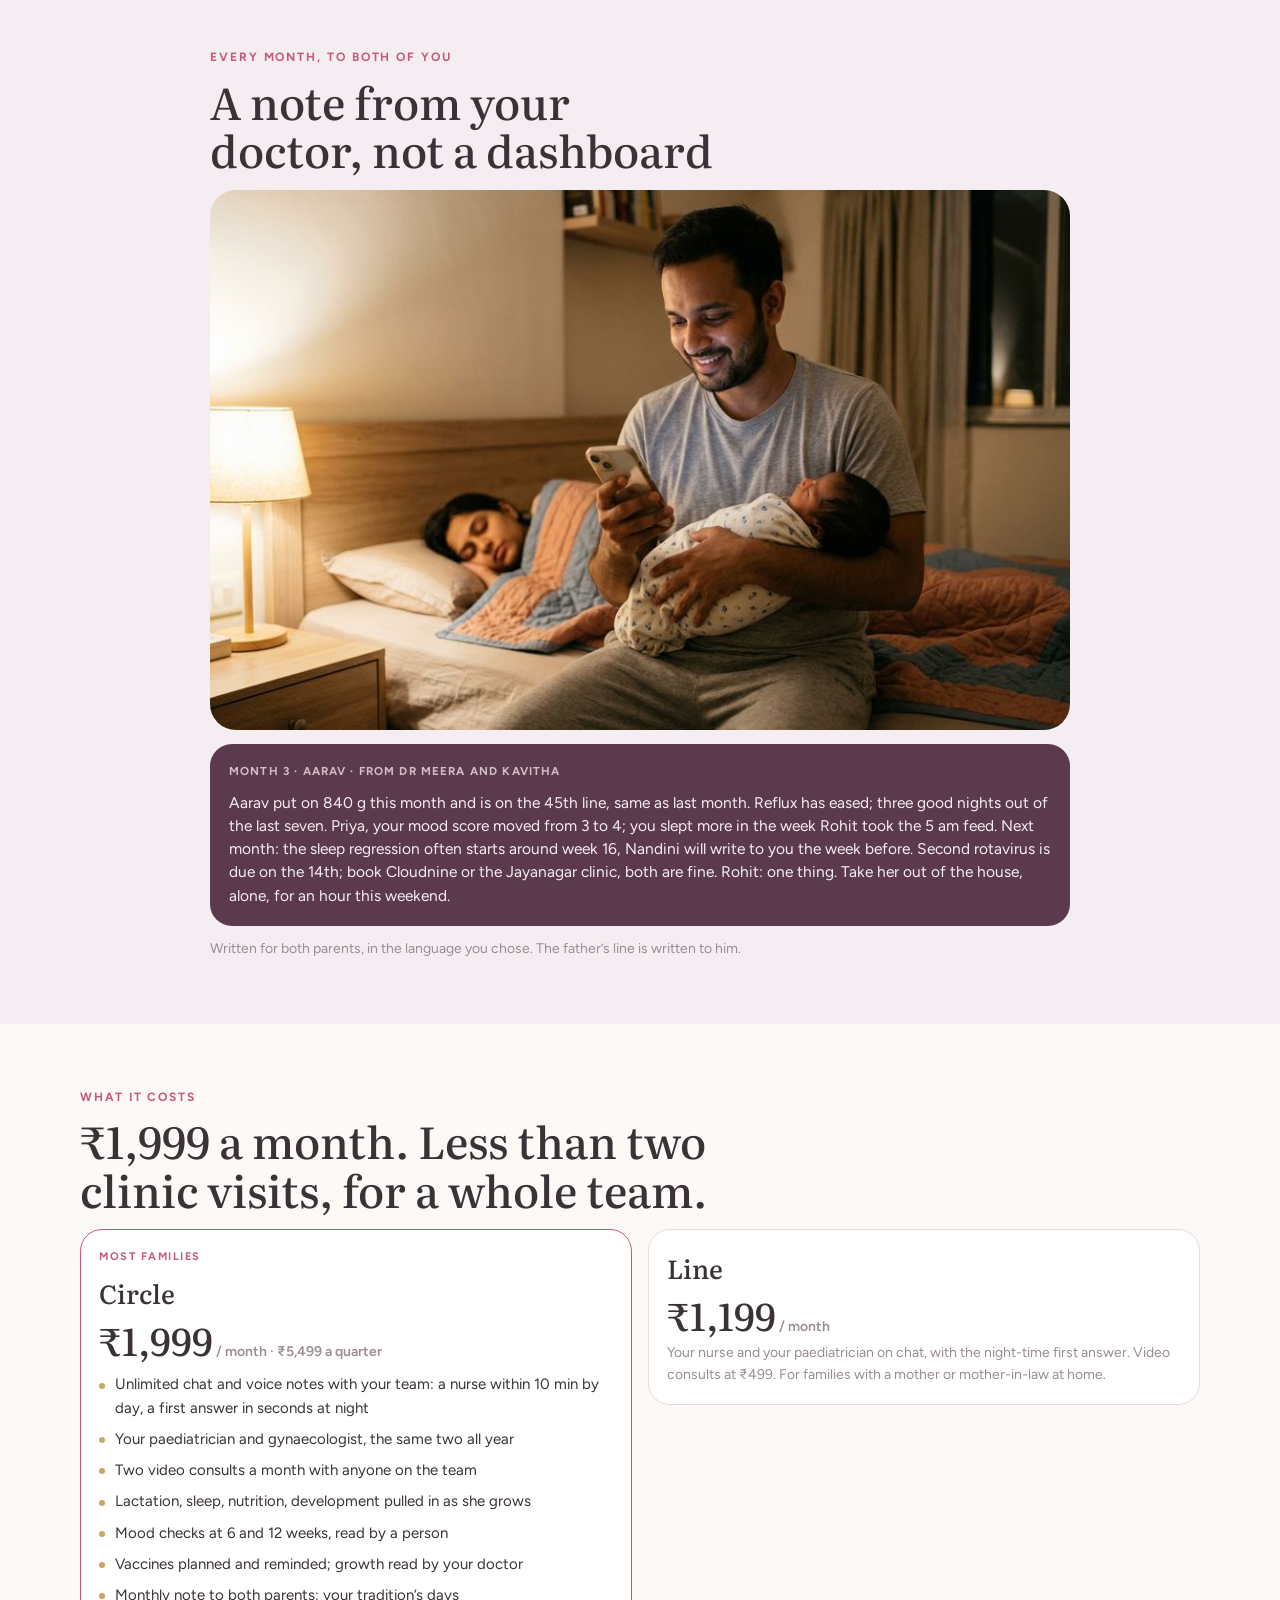
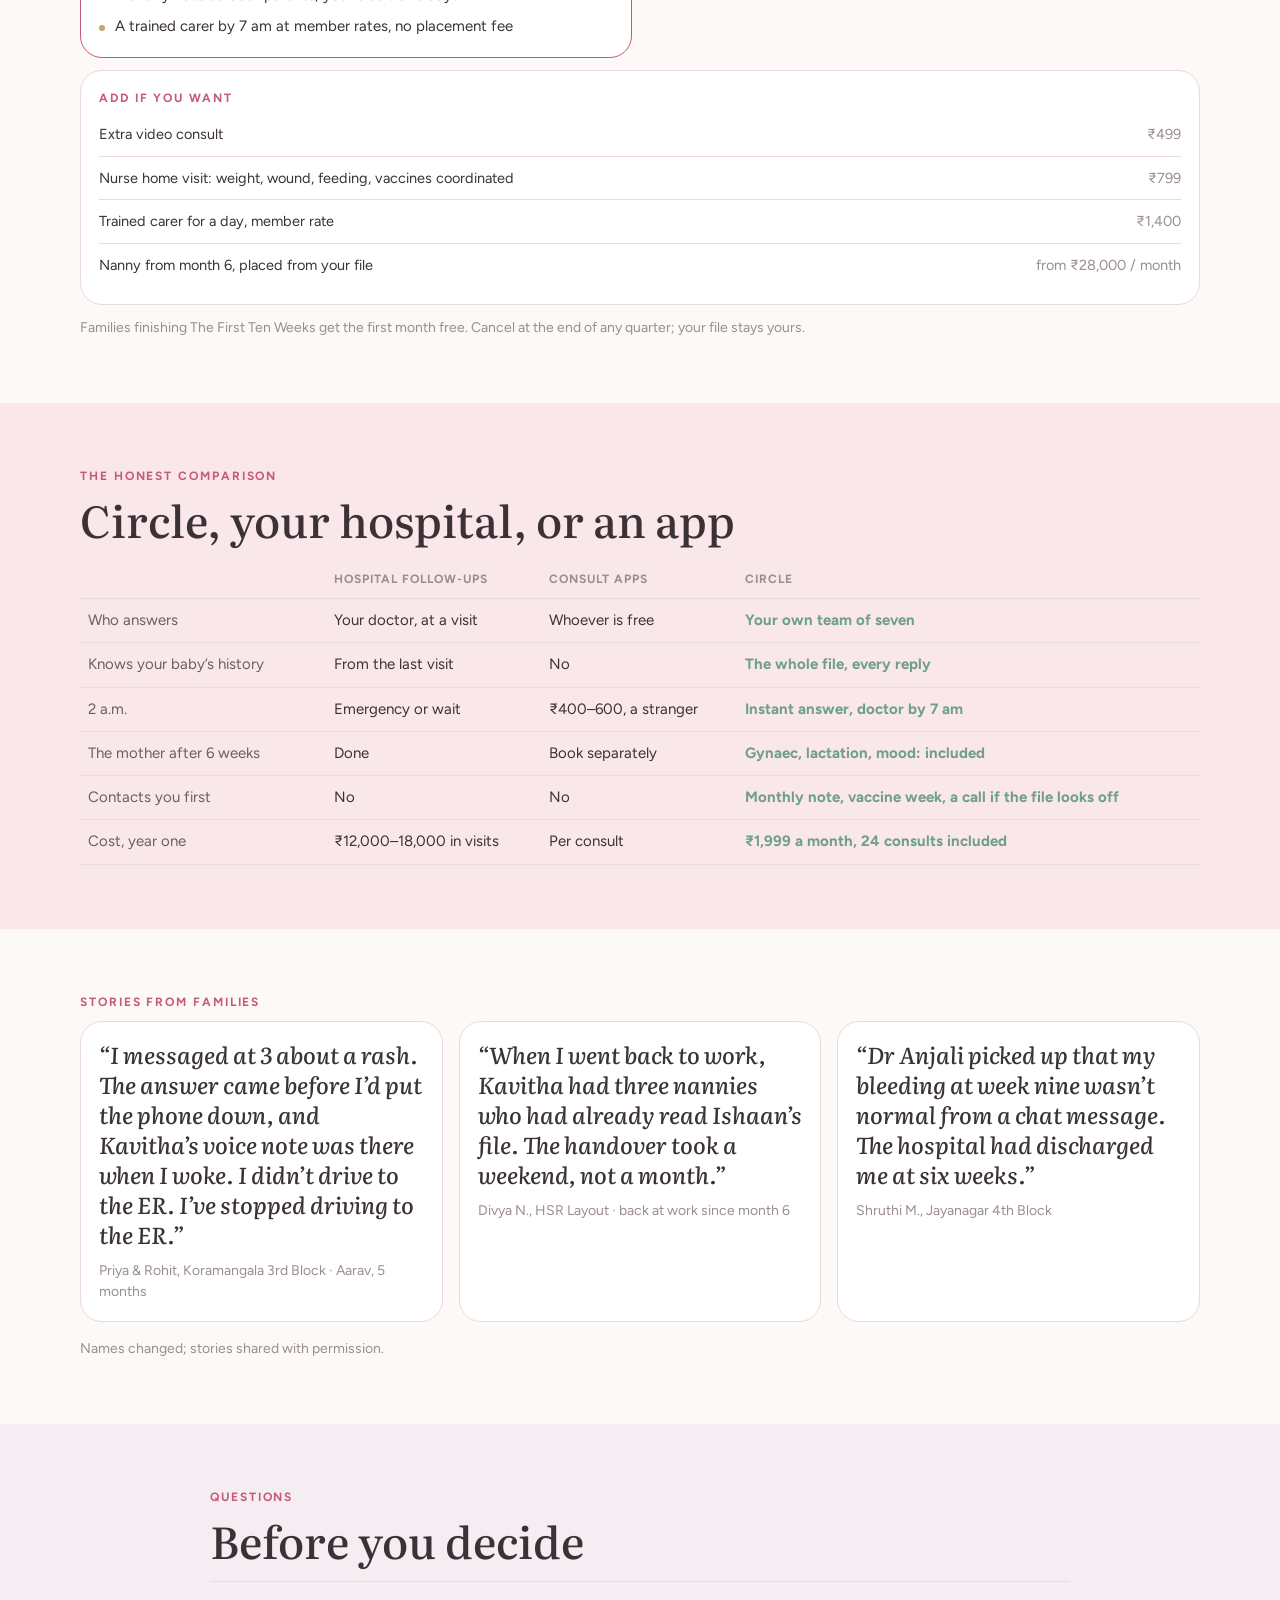
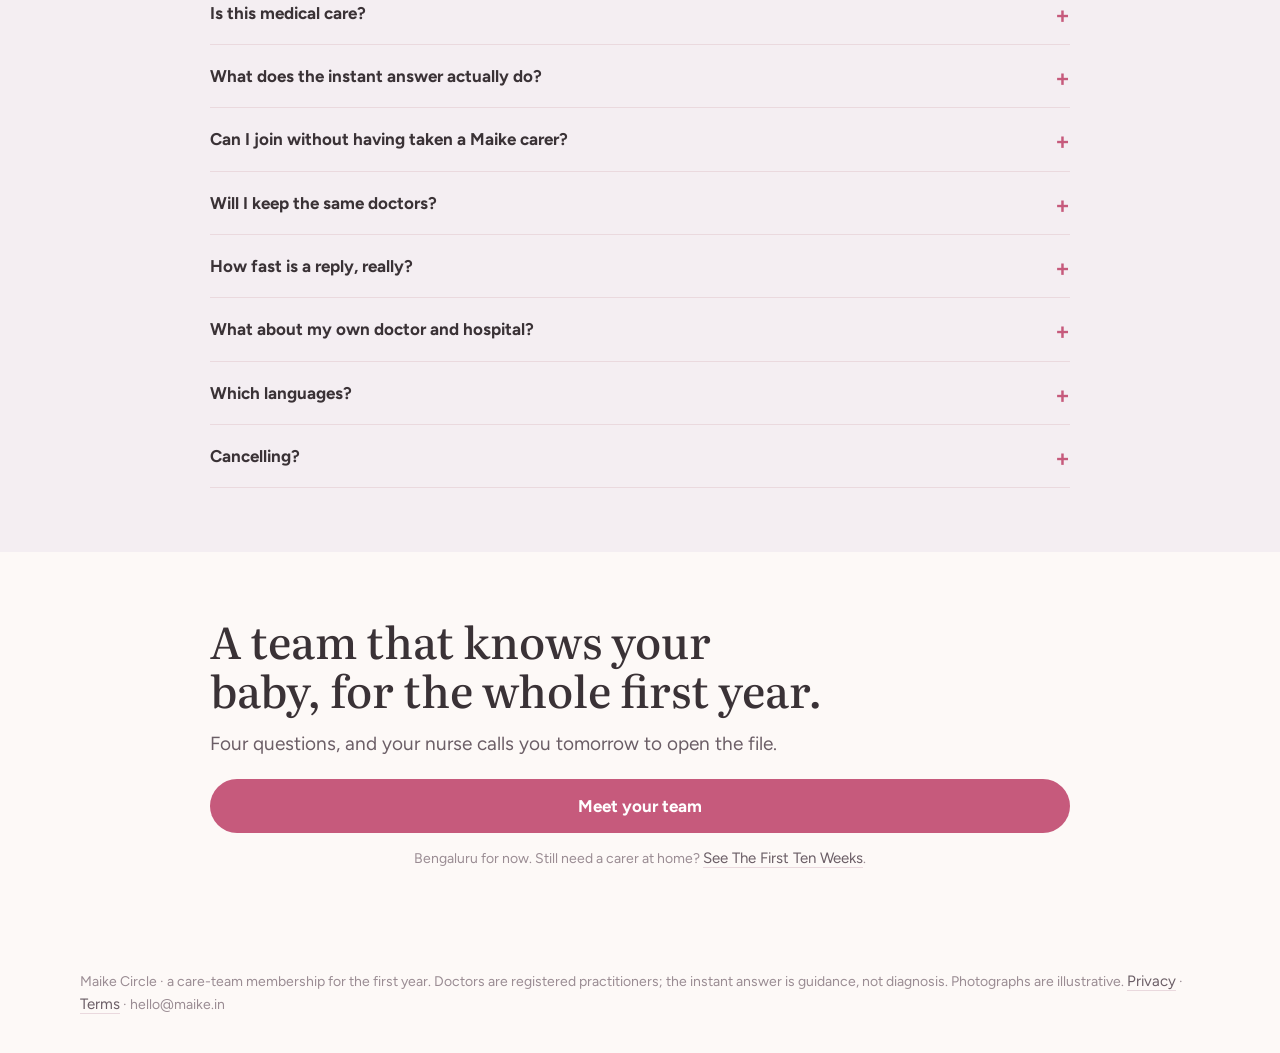
<file: circle.html>
<!doctype html>
<html lang="en">
<head>
<meta charset="utf-8">
<title>Maike Circle · your baby’s care team, on your phone</title>
<meta name="viewport" content="width=device-width,initial-scale=1,viewport-fit=cover">
<meta name="claude:viewport-fit-sides" content="cover">
<link rel="stylesheet" href="https://fonts.googleapis.com/css2?family=Literata:ital,opsz,wght@0,7..72,400..700;1,7..72,400..700&family=Figtree:wght@400;500;600;700&display=swap">
<style>
/* Maike Circle, the subscription page. Same system as the First Ten Weeks page: petal cream, blush and lilac surfaces, deep rose as the one action colour, eucalyptus for trust.
   Mobile-first single column; the join flow runs as full-screen steps. */
:root{
  --bg:#FDF9F7; --blush:#F9E7EA; --lilac:#F4EEF2; --card:#FFFFFF; --line:#EAD9DE;
  --ink:#3A3236; --ink-soft:#6B5E66; --muted:#9A8C93;
  --rose:#C65A7C; --rose-ink:#FFFFFF; --rose-soft:#FBE7EE;
  --sage:#6E9E8C; --sage-soft:#E8F1ED; --deep:#5B3A4E; --deep-fg:#F8EEF2; --deep-muted:#D3BCC6; --gold:#C9A46B;
  --display:"Literata",Georgia,"Times New Roman",serif; --body:"Figtree",-apple-system,BlinkMacSystemFont,"Segoe UI",Roboto,"Noto Sans",sans-serif;
}
@media (prefers-color-scheme:dark){:root:not([data-theme="light"]){--bg:#1E1A1D;--blush:#2B2126;--lilac:#262126;--card:#272226;--line:#3F343A;--ink:#F3E9ED;--ink-soft:#CDBEC5;--muted:#968A90;--rose:#E58AA6;--rose-ink:#1E1A1D;--rose-soft:#3C2A32;--sage:#8FBEAD;--sage-soft:#243129;--deep:#3A2531;--deep-fg:#F8EEF2;--deep-muted:#C8B2BC;--gold:#D4B482;color-scheme:dark}}
:root[data-theme="dark"]{--bg:#1E1A1D;--blush:#2B2126;--lilac:#262126;--card:#272226;--line:#3F343A;--ink:#F3E9ED;--ink-soft:#CDBEC5;--muted:#968A90;--rose:#E58AA6;--rose-ink:#1E1A1D;--rose-soft:#3C2A32;--sage:#8FBEAD;--sage-soft:#243129;--deep:#3A2531;--deep-fg:#F8EEF2;--deep-muted:#C8B2BC;--gold:#D4B482;color-scheme:dark}
*{box-sizing:border-box}
html{scroll-behavior:smooth}
body{margin:0;background:var(--bg);color:var(--ink);font-family:var(--body);font-size:16px;line-height:1.55}
body.locked{overflow:hidden}
.page{max-width:560px;margin:0 auto}
section,header,footer{padding-left:max(20px,env(safe-area-inset-left,0px));padding-right:max(20px,env(safe-area-inset-right,0px));padding-block:36px}
.blush{background:var(--blush)}.lilac{background:var(--lilac)}
h1,h2,h3,.q{font-family:var(--display);font-weight:600;line-height:1.1;margin:0;text-wrap:balance}
h1{font-size:clamp(38px,10vw,50px)}
h2{font-size:34px;margin-bottom:12px}
h3{font-size:23px}
.q{font-size:34px;line-height:1.12}
p{margin:0}
.eyebrow{font-size:12px;font-weight:700;letter-spacing:.16em;text-transform:uppercase;color:var(--rose);margin-bottom:10px}
.lede{font-size:17px;color:var(--ink-soft);max-width:36em}
.muted{color:var(--muted);font-size:14px}
.stack{display:flex;flex-direction:column;gap:14px}
.row{display:flex;align-items:center;gap:10px;flex-wrap:wrap}
header{display:flex;align-items:center;justify-content:space-between;padding-block:14px}
.brand{font-family:var(--display);font-size:26px;font-weight:600;color:var(--rose)}
.brand small{display:block;font-family:var(--body);font-size:11px;letter-spacing:.12em;text-transform:uppercase;color:var(--muted);font-weight:700}
.link{font-size:14px;color:var(--ink-soft);text-decoration:none;border-bottom:1px solid var(--line)}
.photo{width:100%;display:block;border-radius:26px;object-fit:cover}
.hero-photo{aspect-ratio:4/3.2}
figure{margin:0;display:flex;flex-direction:column;gap:8px}
figcaption{font-size:13px;color:var(--muted)}
.btn{display:flex;align-items:center;justify-content:center;width:100%;min-height:54px;border:0;border-radius:999px;padding:14px 20px;font:inherit;font-size:17px;font-weight:700;cursor:pointer;background:var(--rose);color:var(--rose-ink);text-decoration:none}
.btn.ghost{background:transparent;color:var(--ink);border:1.5px solid var(--line)}
.btn:disabled{opacity:.45;cursor:default}
.btn:focus-visible{outline:3px solid var(--sage);outline-offset:3px}
.opt{display:flex;align-items:center;gap:14px;width:100%;min-height:62px;background:var(--card);border:1.5px solid var(--line);border-radius:18px;padding:12px 16px;font:inherit;text-align:left;cursor:pointer;color:var(--ink)}
.opt b{display:block;font-size:16px}.opt span{display:block;font-size:13px;color:var(--muted)}
.opt i{width:22px;height:22px;border-radius:50%;border:2px solid var(--line);flex:none;margin-left:auto;position:relative}
.opt[aria-checked="true"]{border-color:var(--rose);background:var(--rose-soft)}
.opt[aria-checked="true"] i{border-color:var(--rose);background:var(--rose)}
.opt[aria-checked="true"] i::after{content:"";position:absolute;inset:6px;border-radius:50%;background:var(--card)}
.opt:focus-visible{outline:3px solid var(--sage);outline-offset:2px}
.lbl{font-size:13px;font-weight:700;color:var(--ink-soft)}
.in{width:100%;min-height:50px;border:1.5px solid var(--line);border-radius:14px;padding:12px 14px;font:inherit;font-size:16px;background:var(--card);color:var(--ink)}
.progress{display:flex;gap:6px}.progress i{width:18px;height:4px;border-radius:2px;background:var(--line)}.progress i.on{background:var(--rose)}
.chips{display:flex;flex-wrap:wrap;gap:8px}
.chip{border:1.5px solid var(--line);background:var(--card);color:var(--ink);border-radius:999px;padding:9px 15px;font:inherit;font-size:15px;font-weight:600;cursor:pointer;min-height:44px}
.chip.on{background:var(--rose-soft);border-color:var(--rose)}
.chip:focus-visible{outline:3px solid var(--sage);outline-offset:2px}
.strip{display:grid;grid-template-columns:repeat(3,1fr);gap:10px}
.strip div{background:var(--sage-soft);border-radius:18px;padding:12px 8px;text-align:center;display:flex;flex-direction:column;gap:4px;min-width:0}
.strip b{font-family:var(--display);font-size:24px;color:var(--sage);font-weight:600;line-height:1}
.strip span{font-size:12px;color:var(--ink-soft);line-height:1.3}
.card{background:var(--card);border:1px solid var(--line);border-radius:22px;padding:18px;display:flex;flex-direction:column;gap:10px}
.card.deep{background:var(--deep);color:var(--deep-fg);border-color:transparent}
.card.deep .muted{color:var(--deep-muted)}
.card.soft{background:var(--lilac);border-color:transparent}
.steps{display:flex;flex-direction:column;gap:16px}
.step{display:grid;grid-template-columns:44px 1fr;gap:14px;align-items:start}
.step em{font-family:var(--display);font-style:normal;font-size:36px;line-height:1;color:var(--rose);font-weight:600}
.avatar{width:64px;height:64px;border-radius:50%;background:var(--rose-soft);display:flex;align-items:center;justify-content:center;font-family:var(--display);font-size:28px;color:var(--rose);flex:none;object-fit:cover;overflow:hidden}
.avatar.sage{background:var(--sage-soft);color:var(--sage)}
.avatar.sm{width:44px;height:44px;font-size:20px}
.tags{display:flex;flex-wrap:wrap;gap:6px}
.tag{font-size:13px;font-weight:600;background:var(--lilac);border-radius:999px;padding:5px 11px;color:var(--ink)}
.checks{display:grid;gap:6px}
.chk{display:flex;align-items:center;gap:10px;font-size:14.5px}
.chk i{width:20px;height:20px;border-radius:50%;background:var(--sage);color:#fff;font-style:normal;font-size:12px;font-weight:700;display:inline-flex;align-items:center;justify-content:center;flex:none}
.price{display:flex;justify-content:space-between;align-items:baseline;gap:12px}
.price strong{font-family:var(--display);font-size:44px;font-weight:600}
.price small{font-size:14px;color:var(--deep-muted);text-align:right}
.incl{display:flex;flex-direction:column;gap:8px;font-size:15px}
.incl div{display:flex;gap:10px}.incl div::before{content:"";width:6px;height:6px;border-radius:50%;background:var(--gold);flex:none;margin-top:.62em}
.addon{display:flex;justify-content:space-between;gap:12px;padding:10px 0;border-top:1px solid var(--line);font-size:14.5px}
.addon span{color:var(--muted);white-space:nowrap}
table{width:100%;border-collapse:collapse;font-size:14px}
th,td{text-align:left;padding:10px 8px;border-bottom:1px solid var(--line);vertical-align:top}
th{font-size:12px;letter-spacing:.08em;text-transform:uppercase;color:var(--muted);font-weight:700}
td:first-child{color:var(--ink-soft);width:30%}
td.us{color:var(--sage);font-weight:700}
details{border-top:1px solid var(--line);padding:4px 0}
details:last-of-type{border-bottom:1px solid var(--line)}
summary{cursor:pointer;list-style:none;display:flex;justify-content:space-between;gap:12px;padding:14px 0;font-weight:700;font-size:16px}
summary::-webkit-details-marker{display:none}
summary::after{content:"+";font-family:var(--display);font-size:26px;color:var(--rose);flex:none;line-height:1}
details[open] summary::after{content:"–"}
details p{padding-bottom:14px;color:var(--ink-soft);font-size:15px}
.quote{font-family:var(--display);font-size:23px;line-height:1.3;font-weight:500;font-style:italic}
/* chat mock */
.chat{display:flex;flex-direction:column;gap:10px;background:var(--card);border:1px solid var(--line);border-radius:22px;padding:16px}
.chat .ts{text-align:center;font-size:12px;color:var(--muted);letter-spacing:.06em}
.msg{max-width:88%;padding:11px 14px;border-radius:18px;font-size:15px;line-height:1.45}
.msg.me{align-self:flex-end;background:var(--rose-soft);border-bottom-right-radius:6px}
.msg.them{align-self:flex-start;background:var(--lilac);border-bottom-left-radius:6px}
.msg.them.doc{background:var(--sage-soft)}
.msg .who{display:block;font-size:11.5px;font-weight:700;letter-spacing:.1em;text-transform:uppercase;color:var(--rose);margin-bottom:4px}
.msg.doc .who{color:var(--sage)}
.msg ul{margin:6px 0 0;padding-left:18px}.msg li{margin:2px 0}
.msg .er{display:block;margin-top:8px;padding:8px 10px;border-radius:10px;background:var(--card);border:1px solid var(--line);font-size:14px}
/* team */
.team{display:grid;gap:10px}
.member{display:grid;grid-template-columns:44px 1fr auto;gap:12px;align-items:center;background:var(--card);border:1px solid var(--line);border-radius:18px;padding:12px 14px}
.member b{display:block;font-size:15.5px}.member span{font-size:13px;color:var(--muted)}
.member em{font-style:normal;font-size:12px;font-weight:700;color:var(--sage);background:var(--sage-soft);border-radius:999px;padding:4px 9px;white-space:nowrap}
/* timeline */
.tl{display:flex;flex-direction:column}
.tl>div{display:grid;grid-template-columns:74px 1fr;gap:12px;padding:12px 0;border-bottom:1px solid var(--line)}
.tl>div:last-child{border-bottom:0}
.tl time{font-family:var(--display);font-size:20px;font-weight:600;color:var(--rose);line-height:1.1;padding-top:2px}
.tl b{display:block;font-size:15px}.tl span{font-size:14px;color:var(--ink-soft)}
.tl .tr{display:inline-block;margin-top:4px;font-size:12.5px;font-weight:700;color:var(--gold)}
.plan{display:grid;gap:12px}
.pcard{background:var(--card);border:1.5px solid var(--line);border-radius:22px;padding:18px;display:flex;flex-direction:column;gap:8px}
.pcard.best{border-color:var(--rose)}
.pcard .nm{font-family:var(--display);font-size:26px;font-weight:600}
.pcard .amt{font-family:var(--display);font-size:38px;font-weight:600;line-height:1}
.pcard .amt small{font-family:var(--body);font-size:14px;color:var(--muted);font-weight:600}
.bestlbl{font-size:11px;font-weight:700;letter-spacing:.14em;text-transform:uppercase;color:var(--rose)}
.sticky{position:fixed;left:0;right:0;bottom:0;padding:10px max(16px,env(safe-area-inset-right,0px)) calc(10px + env(safe-area-inset-bottom,0px)) max(16px,env(safe-area-inset-left,0px));background:var(--bg);border-top:1px solid var(--line);transform:translateY(110%);transition:transform .25s;z-index:20}
.sticky.on{transform:none}
.sticky .btn{max-width:520px;margin:0 auto;min-height:50px}
.spacer{height:72px}
#flow{position:fixed;inset:0;background:var(--bg);z-index:30;display:none;flex-direction:column;padding-top:env(safe-area-inset-top,0px)}
#flow.open{display:flex}
.fhead{display:flex;align-items:center;gap:10px;padding:12px max(16px,env(safe-area-inset-right,0px)) 8px max(16px,env(safe-area-inset-left,0px));max-width:560px;width:100%;margin:0 auto}
.fhead button{background:none;border:0;font:inherit;font-size:26px;line-height:1;color:var(--ink);cursor:pointer;padding:4px 8px 4px 0}
.fhead .progress{flex:1}
.fhead .close{margin-left:auto;font-size:14px;color:var(--muted);padding:6px 0 6px 10px}
.fbody{flex:1;overflow-y:auto;padding:8px max(20px,env(safe-area-inset-right,0px)) 120px max(20px,env(safe-area-inset-left,0px))}
.fbody>div{max-width:520px;margin:0 auto;display:flex;flex-direction:column;gap:16px}
.ffoot{position:absolute;left:0;right:0;bottom:0;padding:10px max(16px,env(safe-area-inset-right,0px)) calc(12px + env(safe-area-inset-bottom,0px)) max(16px,env(safe-area-inset-left,0px));background:var(--bg);border-top:1px solid var(--line)}
.ffoot>div{max-width:520px;margin:0 auto;display:flex;flex-direction:column;gap:8px}
.total{display:flex;justify-content:space-between;font-size:15px;padding:8px 0;border-bottom:1px solid var(--line)}
.total.big{font-size:20px;font-weight:700;border-bottom:0;padding-top:12px}
.fine{font-size:12.5px;color:var(--muted);line-height:1.45}
@media (prefers-reduced-motion:reduce){*{transition:none!important}html{scroll-behavior:auto}}
@media (max-width:767px){#top .hero-copy>.card.soft{order:1}#top .hero-copy>p.muted{order:2}}
</style>
<meta name="description" content="A paediatrician, a gynaecologist, a nurse and specialists, the same team for your baby’s first year, on your phone any hour. ₹1,999 a month, Bengaluru.">
<meta property="og:title" content="Maike Circle · your baby’s care team, on your phone">
<meta property="og:description" content="A paediatrician, a gynaecologist, a nurse and specialists, the same team for your baby’s first year, on your phone any hour. ₹1,999 a month, Bengaluru.">
<meta property="og:image" content="https://www.maike.space/assets/img/couple-night-doctor.jpg">
<meta property="og:type" content="website">
<meta property="og:site_name" content="Maike">
<meta name="theme-color" content="#FDF9F7">
<link rel="icon" href="assets/img/favicon.svg" type="image/svg+xml">
<link rel="stylesheet" href="assets/css/responsive.css?v=f8de91a2">
<script src="config.js?v=4e914e7e"></script>
<script src="assets/js/leads.js?v=7315862d" defer></script>
</head>
<body>

<div class="page" id="landing">

<header>
  <a class="brand" href="./" style="text-decoration:none">maike circle<small>Your baby’s care team · Bengaluru</small></a>
  <nav class="nav"><a class="link" href="./">All plans</a><a class="link" href="first-ten-weeks.html">Carer at home</a><a class="link" href="#faq">Questions</a></nav>
</header>

<section id="top" style="padding-top:4px">
  <div class="hero">
    <div class="hero-copy">
    <p class="def"><b>between visits</b> <i>(n.)</i> the 2 a.m. fever, when no doctor is looking</p>
    <h1>A doctor’s team for your baby, and for you. Any hour, all year.</h1>
    <ul class="hero-checks">
      <li>A nurse replies in 10 minutes by day</li>
      <li>At night, a doctor confirms by 7 am</li>
      <li>Care for you too, not just the baby</li>
    </ul>
    <div class="card soft" style="gap:6px">
      <div class="price" style="align-items:center"><strong style="font-size:34px">₹1,999<span style="font-family:var(--body);font-size:14px;color:var(--muted);font-weight:600"> / month</span></strong><small style="color:var(--muted)">billed quarterly · cancel any quarter<br>two video consults a month included</small></div>
    </div>
    <button class="btn" data-open-flow id="cta">Meet your team</button>
    <p class="muted" style="text-align:center">Four questions. Your nurse calls you tomorrow to open your baby’s file. No payment until you’ve met the team.</p>
    </div>
    <figure class="hero-visual">
      <img class="photo hero-photo" src="assets/img/couple-night-doctor.jpg" alt="A worried couple sit up in bed at night with their crying baby, a paediatrician on the laptop screen talking them through it">
      <div class="hv-card hv-log" aria-hidden="true"><small>2:14 am · answered in 18 seconds</small><b>Keep him upright. ER if breathing is fast.</b></div>
      <div class="hv-card hv-note" aria-hidden="true"><small>7:02 am · Dr Meera</small><b>Agreed. Let’s weigh him on Friday.</b></div>
    </figure>
  </div>

  <div class="gaps">
    <p class="gaps-h">What happens between visits today, and with Circle</p>
    <ol>
      <li><span class="was">A 2 a.m. fever means a search engine or an emergency-room queue.</span><span class="now">A first answer in seconds, with the signs to go to the ER. A doctor confirms by 7 am.</span></li>
      <li><span class="was">After six weeks, no one checks on the mother.</span><span class="now">Your gynaecologist on the same thread, and mood check-ins at 6 and 12 weeks.</span></li>
      <li><span class="was">A different doctor at every visit, and you retell the story.</span><span class="now">The same team all year, with your baby’s file open.</span></li>
      <li><span class="was">You keep track of vaccines and growth yourself.</span><span class="now">Vaccines planned and reminded. Growth read by your doctor every month.</span></li>
    </ol>
  </div>
</section>

<section class="blush">
  <p class="eyebrow">What this is, plainly</p>
  <h2>Your own medical team, on a monthly plan.</h2>
  <p class="lede" style="margin-bottom:16px">After the hospital sends you home, every question about your baby means a clinic visit, a WhatsApp to a doctor who replies tomorrow, or a guess. Maike Circle changes that. Here is exactly what you get.</p>
  <div class="steps">
    <div class="step"><em>1</em><div><h3>A team, not an app</h3><p class="muted">A paediatrician, a gynaecologist, a senior nurse, a lactation consultant, and a sleep, nutrition and child-development specialist. The same people for your family for the whole year. They have your baby’s file open every time they answer.</p></div></div>
    <div class="step"><em>2</em><div><h3>Ask anything, any hour</h3><p class="muted">Type, send a photo or a voice note in the app. By day a person replies within ten minutes. At night you get a first answer in seconds with the signs that mean “go to the hospital now”, and a doctor confirms by morning. Two video consults a month are included.</p></div></div>
    <div class="step"><em>3</em><div><h3>They come to you first</h3><p class="muted">Vaccine reminders a week before, growth checked by your doctor each month, a note to both parents every month about what happened and what’s coming, and a call from your nurse when something in the file doesn’t look right.</p></div></div>
  </div>
</section>

<section>
  <p class="eyebrow">Your team</p>
  <h2>A whole team, responsible for your family.</h2>
  <figure style="margin:14px 0 16px"><img class="photo" src="assets/img/care-team.jpg" alt="A care team of six: paediatrician, nurse, gynaecologist, lactation consultant, dietitian and child psychologist, in a sunlit clinic lounge" style="aspect-ratio:4/3"><figcaption>Your team is assigned when you join and stays with you for the year. Photographs are illustrative.</figcaption></figure>
  <div class="team">
    <div class="member"><div class="avatar sm sage">M</div><div><b>Dr Meera S. · paediatrician</b><span>MD Paediatrics, 14 years. Fever, feeding, growth, vaccines, every “is this normal?”</span></div><em>Day 1</em></div>
    <div class="member"><div class="avatar sm sage">A</div><div><b>Dr Anjali R. · gynaecologist</b><span>Your recovery: stitches, bleeding, pain, contraception, your body.</span></div><em>Day 1</em></div>
    <div class="member"><div class="avatar sm">K</div><div><b>Kavitha N. · senior nurse</b><span>11 years NICU and maternity. Your first reply, every time; brings in the right doctor.</span></div><em>Day 1</em></div>
    <div class="member"><div class="avatar sm">S</div><div><b>Sunitha P. · lactation consultant</b><span>IBCLC. Latch, pain, supply, pumping when you go back to work.</span></div><em>Day 1</em></div>
    <div class="member"><div class="avatar sm">N</div><div><b>Nandini K. · infant sleep specialist</b><span>Joins before the four-month sleep regression starts.</span></div><em>Month 4</em></div>
    <div class="member"><div class="avatar sm sage">R</div><div><b>Rhea D. · paediatric dietitian</b><span>Starting solids, allergies, your tradition’s first foods.</span></div><em>Month 5</em></div>
    <div class="member"><div class="avatar sm">V</div><div><b>Dr Vidya M. · child psychologist</b><span>Separation, clinginess, the nanny handover when you return to work.</span></div><em>Month 9</em></div>
  </div>
  <p class="muted" style="margin-top:12px">One chat, one number. Kavitha reads every message first and pulls the right person into the conversation; you never have to work out whom to ask.</p>
</section>

<section class="lilac">
  <p class="eyebrow">Every doubt, covered</p>
  <h2>The questions every new parent has. All of them, answered by your team.</h2>
  <div class="card" style="margin-top:14px;gap:14px">
    <div><p class="eyebrow" style="margin-bottom:6px">About your baby</p><div class="tags"><span class="tag">Fever</span><span class="tag">Is she feeding enough?</span><span class="tag">Poop and pee</span><span class="tag">Won’t sleep</span><span class="tag">Rashes</span><span class="tag">Spitting up</span><span class="tag">Crying for hours</span><span class="tag">Which vaccines, when</span><span class="tag">Weight and growth</span><span class="tag">Jaundice</span><span class="tag">Colds and coughs</span><span class="tag">Starting solids</span><span class="tag">Teething</span><span class="tag">Milestones</span><span class="tag">Allergies</span></div></div>
    <div><p class="eyebrow" style="margin-bottom:6px">About you</p><div class="tags"><span class="tag">Stitches and bleeding</span><span class="tag">Breastfeeding pain</span><span class="tag">Low supply, pumping</span><span class="tag">Low mood, no sleep</span><span class="tag">Back pain</span><span class="tag">Hair fall</span><span class="tag">Contraception</span><span class="tag">Going back to work</span><span class="tag">What to eat</span><span class="tag">Exercise again</span></div></div>
    <div><p class="eyebrow" style="margin-bottom:6px">About the house</p><div class="tags"><span class="tag">Grandmother says one thing, doctor another</span><span class="tag">Finding a nanny</span><span class="tag">Daycare or nanny?</span><span class="tag">Travelling with a baby</span><span class="tag">Tradition days: what, when</span></div></div>
  </div>
  <p class="muted" style="margin-top:12px">Real questions from Bengaluru families, grouped. Nothing is too small to ask; small questions are most of what your team answers.</p>
</section>

<section class="lilac">
  <p class="eyebrow">What 2 a.m. looks like</p>
  <h2>Fever at 2 a.m.? This is what happens.</h2>
  <p class="lede" style="margin-bottom:14px">You message. Within seconds you get a first answer: what this usually is at her age, what to do in the next hour, and the exact signs that mean go to the hospital now. Your nurse reads it by 7 am and your paediatrician confirms by noon. Anything serious becomes a phone call, not a chat reply.</p>
  <div class="chat" aria-label="Example conversation">
    <div class="ts">TUESDAY · 02:14</div>
    <div class="msg me">Aarav has had hiccups and keeps spitting up after every feed since evening. He’s 7 weeks. Is this normal? He’s crying a lot.</div>
    <div class="msg them"><span class="who">Maike · first answer · your nurse confirms by 7 am</span>At 7 weeks, spitting up after feeds with hiccups is most often reflux, and it’s in his file from week 4. For the next hour: keep him upright 20 minutes after this feed, smaller feed, burp halfway.<span class="er"><b>Go to the emergency now if:</b> he is breathing fast or his chest pulls in · lips or tongue look blue · the vomit is green or has blood · he has had fewer than 6 wet nappies today · fever 38°C or more.</span>If none of these, you can sleep. Kavitha will read this first thing.</div>
    <div class="ts">TUESDAY · 06:52</div>
    <div class="msg them doc"><span class="who">Kavitha N. · your nurse</span>Good morning Priya. Read the night. Nothing in what you described worries me, and his weight last Thursday (4.6 kg) is right on his curve. I’ve asked Dr Meera to look at the feeding pattern today; she’ll reply here by noon. How many hours did <em>you</em> sleep?</div>
    <div class="msg them doc"><span class="who">Dr Meera S. · your paediatrician · 11:40</span>Classic reflux, Priya; the file shows it easing by week 10 in most babies. No medicine. Three changes for this week in your plan. Let’s look at him on video Thursday 5 pm, Kavitha has put it in.</div>
  </div>
  <p class="muted" style="margin-top:12px">The instant answer never names a condition you don’t already have in your file, never suggests a medicine, and never reassures you about a red flag. People do that.</p>
</section>

<section>
  <p class="eyebrow">You’re still the patient</p>
  <h2>The hospital stops looking after you at six weeks. Your team doesn’t.</h2>
  <figure style="margin:14px 0 16px"><img class="photo" src="assets/img/mother-hair-oil.jpg" alt="A mother has her hair oiled in the morning light, eyes closed, the baby asleep beside her" style="aspect-ratio:4/3"></figure>
  <p class="lede" style="margin-bottom:14px">Your gynaecologist and a lactation consultant are on the same thread as the paediatrician. Recovery, stitches, feeding, your body, your sleep, your mood. A mood check at six and twelve weeks, read by a person, with a call if it’s high. Every baby conversation ends with “and how are you?”</p>
  <div class="card soft">
    <p class="quote">“Dr Meera asked how I was sleeping before she asked about the baby. In four months, nobody at the hospital had.”</p>
    <p class="muted">A Circle mother, Indiranagar</p>
  </div>
</section>

<section>
  <p class="eyebrow">Your year, planned</p>
  <h2>We tell you what’s coming before it comes.</h2>
  <p class="lede" style="margin-bottom:12px">Vaccines explained and reminded, growth read by your doctor, what changes at each age, the days your tradition marks, and the week you go back to work. A monthly note to both parents.</p>
  <div class="card tl">
    <div><time>Wk 6</time><div><b>First vaccines, your six-week check</b><span>DTP, IPV, Hib, Hep B, rotavirus, PCV: what each is, which are optional and what they cost (₹3,500–7,000 for the lot, less outside the hospital). Her first mood check. What tonight will be like.</span><span class="tr">Tamil homes: the sashti bath this week</span></div></div>
    <div><time>Wk 10</time><div><b>Your carer leaves. Circle starts.</b><span>Kavitha’s first monthly note. Second vaccines. Growth line from Dr Meera.</span></div></div>
    <div><time>Mo 4</time><div><b>The sleep regression</b><span>Nandini joins your thread two weeks before it usually starts. Your twelve-week mood check.</span></div></div>
    <div><time>Mo 6</time><div><b>Solids, and going back to work</b><span>Rhea plans first foods your way: ragi, rice kanji, the annaprashan if you keep it. Pumping plan with Sunitha. If you need a nanny, Kavitha has three who have read your file.</span><span class="tr">Annaprashan · Choroonu · Mukhe bhaat</span></div></div>
    <div><time>Mo 9</time><div><b>Mobility, separation, the first cold</b><span>Vaccines at nine months. Dr Vidya on handovers and clinginess. What a fever means now versus at six weeks.</span></div></div>
    <div><time>Mo 12</time><div><b>The first birthday</b><span>Year-end vaccines, a growth summary from Dr Meera, and your file, yours to keep.</span></div></div>
  </div>
</section>

<section class="lilac">
  <p class="eyebrow">Every month, to both of you</p>
  <h2>A note from your doctor, not a dashboard</h2>
  <figure style="margin:14px 0 14px"><img class="photo" src="assets/img/father-night.jpg" alt="A father holds his baby on the edge of the bed at night, reading the note on his phone, his wife asleep behind him" style="aspect-ratio:4/3"></figure>
  <div class="card deep">
    <p class="muted" style="letter-spacing:.1em;text-transform:uppercase;font-size:11.5px;font-weight:700">Month 3 · Aarav · from Dr Meera and Kavitha</p>
    <p style="font-size:15.5px;line-height:1.5">Aarav put on 840 g this month and is on the 45th line, same as last month. Reflux has eased; three good nights out of the last seven. Priya, your mood score moved from 3 to 4; you slept more in the week Rohit took the 5 am feed. Next month: the sleep regression often starts around week 16, Nandini will write to you the week before. Second rotavirus is due on the 14th; book Cloudnine or the Jayanagar clinic, both are fine. Rohit: one thing. Take her out of the house, alone, for an hour this weekend.</p>
  </div>
  <p class="muted" style="margin-top:12px">Written for both parents, in the language you chose. The father’s line is written to him.</p>
</section>

<section>
  <p class="eyebrow">What it costs</p>
  <h2>₹1,999 a month. Less than two clinic visits, for a whole team.</h2>
  <div class="plan" style="margin-top:12px">
    <div class="pcard best">
      <span class="bestlbl">Most families</span>
      <div class="nm">Circle</div>
      <div class="amt">₹1,999<small> / month · ₹5,499 a quarter</small></div>
      <div class="incl" style="margin-top:6px">
        <div>Unlimited chat and voice notes with your team: a nurse within 10 min by day, a first answer in seconds at night</div>
        <div>Your paediatrician and gynaecologist, the same two all year</div>
        <div>Two video consults a month with anyone on the team</div>
        <div>Lactation, sleep, nutrition, development pulled in as she grows</div>
        <div>Mood checks at 6 and 12 weeks, read by a person</div>
        <div>Vaccines planned and reminded; growth read by your doctor</div>
        <div>Monthly note to both parents; your tradition’s days</div>
        <div>A trained carer by 7 am at member rates, no placement fee</div>
      </div>
    </div>
    <div class="pcard">
      <div class="nm">Line</div>
      <div class="amt">₹1,199<small> / month</small></div>
      <p class="muted">Your nurse and your paediatrician on chat, with the night-time first answer. Video consults at ₹499. For families with a mother or mother-in-law at home.</p>
    </div>
  </div>
  <div class="card" style="margin-top:12px;gap:0">
    <p class="eyebrow" style="margin-bottom:6px">Add if you want</p>
    <div class="addon" style="border-top:0"><div>Extra video consult</div><span>₹499</span></div>
    <div class="addon"><div>Nurse home visit: weight, wound, feeding, vaccines coordinated</div><span>₹799</span></div>
    <div class="addon"><div>Trained carer for a day, member rate</div><span>₹1,400</span></div>
    <div class="addon"><div>Nanny from month 6, placed from your file</div><span>from ₹28,000 / month</span></div>
  </div>
  <p class="muted" style="margin-top:12px">Families finishing The First Ten Weeks get the first month free. Cancel at the end of any quarter; your file stays yours.</p>
</section>

<section class="blush">
  <p class="eyebrow">The honest comparison</p>
  <h2>Circle, your hospital, or an app</h2>
  <div style="overflow-x:auto;margin-top:12px">
  <table>
    <tr><th></th><th>Hospital follow-ups</th><th>Consult apps</th><th>Circle</th></tr>
    <tr><td>Who answers</td><td>Your doctor, at a visit</td><td>Whoever is free</td><td class="us">Your own team of seven</td></tr>
    <tr><td>Knows your baby’s history</td><td>From the last visit</td><td>No</td><td class="us">The whole file, every reply</td></tr>
    <tr><td>2 a.m.</td><td>Emergency or wait</td><td>₹400–600, a stranger</td><td class="us">Instant answer, doctor by 7 am</td></tr>
    <tr><td>The mother after 6 weeks</td><td>Done</td><td>Book separately</td><td class="us">Gynaec, lactation, mood: included</td></tr>
    <tr><td>Contacts you first</td><td>No</td><td>No</td><td class="us">Monthly note, vaccine week, a call if the file looks off</td></tr>
    <tr><td>Cost, year one</td><td>₹12,000–18,000 in visits</td><td>Per consult</td><td class="us">₹1,999 a month, 24 consults included</td></tr>
  </table>
  </div>
</section>

<section>
  <p class="eyebrow">Stories from families</p>
  <div class="stack stories">
    <div class="card"><p class="quote">“I messaged at 3 about a rash. The answer came before I’d put the phone down, and Kavitha’s voice note was there when I woke. I didn’t drive to the ER. I’ve stopped driving to the ER.”</p><p class="muted">Priya &amp; Rohit, Koramangala 3rd Block · Aarav, 5 months</p></div>
    <div class="card"><p class="quote">“When I went back to work, Kavitha had three nannies who had already read Ishaan’s file. The handover took a weekend, not a month.”</p><p class="muted">Divya N., HSR Layout · back at work since month 6</p></div>
    <div class="card"><p class="quote">“Dr Anjali picked up that my bleeding at week nine wasn’t normal from a chat message. The hospital had discharged me at six weeks.”</p><p class="muted">Shruthi M., Jayanagar 4th Block</p></div>
    <p class="muted">Names changed; stories shared with permission.</p>
  </div>
</section>

<section id="faq" class="lilac">
  <p class="eyebrow">Questions</p>
  <h2>Before you decide</h2>
  <div style="margin-top:12px">
    <details><summary>Is this medical care?</summary><p>Your paediatrician and gynaecologist are registered doctors and your consults with them are medical consults. The instant answer and your care guide give guidance and triage; they never diagnose or prescribe. Anything serious is routed to a call with the doctor, or to the emergency, not to a chat reply.</p></details>
    <details><summary>What does the instant answer actually do?</summary><p>It reads your message and your file, tells you what this usually is at your baby’s age, what to do in the next hour, and the exact signs that mean go to the emergency now. It never names a condition that isn’t already in your file, never suggests a medicine, and never reassures you about a red flag. A nurse reads every night conversation by 7 am.</p></details>
    <details><summary>Can I join without having taken a Maike carer?</summary><p>Yes. Kavitha opens your file on a 20-minute video call: delivery, discharge summary, vaccination card, feeding, who’s at home. You meet Dr Meera the same week. Families coming from The First Ten Weeks start with ten weeks of log already in the file, and the first month free.</p></details>
    <details><summary>Will I keep the same doctors?</summary><p>Yes. One paediatrician and one gynaecologist are assigned to your family for the year, and your care guide stays the same. If one is away, another doctor on the team covers with your full file, and you’re told.</p></details>
    <details><summary>How fast is a reply, really?</summary><p>By day, your guide replies within 10 minutes. At night, the instant answer comes in seconds and your guide confirms by 7 am. Your paediatrician replies in chat within two hours on weekdays, same day at weekends. A video call is within 24 hours.</p></details>
    <details><summary>What about my own doctor and hospital?</summary><p>Keep them. Circle sits between visits: we help you prepare for them, read the slips you bring back, and keep the vaccination schedule straight. If your paediatrician and ours disagree, yours decides, and ours tells you why they asked.</p></details>
    <details><summary>Which languages?</summary><p>Kannada, Tamil, Telugu, Malayalam, Hindi and English in chat and on calls. The monthly note comes in the language you choose.</p></details>
    <details><summary>Cancelling?</summary><p>Billed quarterly; cancel at the end of any quarter in the app. Your file is exported to you as a PDF, whatever you decide.</p></details>
  </div>
</section>

<section>
  <h2>A team that knows your baby, for the whole first year.</h2>
  <p class="lede" style="margin:12px 0 20px">Four questions, and your nurse calls you tomorrow to open the file.</p>
  <button class="btn" data-open-flow>Meet your team</button>
  <p class="muted" style="margin-top:14px;text-align:center">Bengaluru for now. Still need a carer at home? <a class="link" href="first-ten-weeks.html">See The First Ten Weeks</a>.</p>
</section>

<footer>
  <p class="muted">Maike Circle · a care-team membership for the first year. Doctors are registered practitioners; the instant answer is guidance, not diagnosis. Photographs are illustrative. <a class="link" href="privacy.html">Privacy</a> · <a class="link" href="terms.html">Terms</a> · hello@maike.in</p>
</footer>
<div class="spacer"></div>
</div>

<div class="sticky" id="sticky"><button class="btn" data-open-flow>Meet your team</button></div>

<div id="flow" role="dialog" aria-modal="true" aria-label="Join Maike Circle">
  <div class="fhead"><button id="fback" aria-label="Back">‹</button><div class="progress" id="fprog"></div><button class="close" id="fclose">Close</button></div>
  <div class="fbody"><div id="fview"></div></div>
  <div class="ffoot" id="ffoot"></div>
</div>

<script>
(function(){
  const $=(s,r=document)=>r.querySelector(s), $$=(s,r=document)=>[...r.querySelectorAll(s)];
  const LANGS=[["kn","ಕನ್ನಡ Kannada"],["ta","தமிழ் Tamil"],["te","తెలుగు Telugu"],["ml","മലയാളം Malayalam"],["hi","हिन्दी Hindi"],["en","English"]];
  const S={stage:null,dob:"",langs:new Set(),plan:"circle",name:"",phone:""};
  const ORDER=["stage","baby","langs","plan","contact","done"];
  let step=0;
  const flow=$("#flow"), view=$("#fview"), foot=$("#ffoot"), prog=$("#fprog");
  function open(){flow.classList.add("open");document.body.classList.add("locked");step=0;render()}
  function close(){flow.classList.remove("open");document.body.classList.remove("locked")}
  $$("[data-open-flow]").forEach(b=>b.addEventListener("click",open));
  $("#fclose").addEventListener("click",close);
  $("#fback").addEventListener("click",()=>{if(step>0){step--;render()}else close()});
  window.addEventListener("scroll",()=>{$("#sticky").classList.toggle("on",window.scrollY>560)},{passive:true});

  function age(){ if(!S.dob) return null; const d=(Date.now()-new Date(S.dob).getTime())/864e5; return d<0?0:Math.round(d/7); }
  function price(){ return S.plan==="circle"?{m:1999,q:5499,nm:"Circle"}:{m:1199,q:3299,nm:"Line"}; }

  function render(){
    const v=ORDER[step];
    prog.innerHTML=ORDER.slice(0,-1).map((_,i)=>`<i class="${i<=step?"on":""}"></i>`).join("");
    $("#fback").style.visibility=v==="done"?"hidden":"visible";
    if(v==="stage"){
      view.innerHTML=`<p class="eyebrow">1 of 5</p><h2 class="q">Where are you right now?</h2>
      <div role="radiogroup" class="stack" style="gap:8px">
        ${[["home","We just came home from the hospital","Your nurse opens your file this week"],["leaving","Our Maike carer is finishing","Your file already exists; first month free"],["older","Baby is a few months old","We start from today’s questions"],["expecting","I’m expecting","We meet before the baby comes"]].map(([k,b,s])=>`<button type="button" class="opt" role="radio" aria-checked="${S.stage===k}" data-k="${k}"><div><b>${b}</b><span>${s}</span></div><i></i></button>`).join("")}
      </div>`;
      $$(".opt",view).forEach(o=>o.addEventListener("click",()=>{S.stage=o.dataset.k;render()}));
      foot.innerHTML=`<div><button class="btn" id="next" ${S.stage?"":"disabled"}>Continue</button></div>`;
    }
    if(v==="baby"){
      const exp=S.stage==="expecting";
      view.innerHTML=`<p class="eyebrow">2 of 5</p><h2 class="q">${exp?"When is the baby due?":"When was the baby born?"}</h2>
      <p class="lede">This sets the plan: vaccine weeks, the mood checks, when each specialist joins.</p>
      <div class="stack" style="gap:8px"><label class="lbl" for="fdob">${exp?"Due date":"Date of birth"}</label><input class="in" type="date" id="fdob" value="${S.dob}"></div>
      <p class="muted" id="agehint"></p>`;
      const i=$("#fdob",view); const hint=()=>{const w=age(); $("#agehint",view).textContent=w==null?"":exp?"We’ll meet you before, and start the day you’re home.":w<6?`${w} weeks. First vaccines and the six-week check are coming up; Kavitha will walk you through them.`:w<16?`${w} weeks. Second vaccines are in the plan, and Nandini joins before the four-month sleep change.`:`${w} weeks. We’ll start with today’s questions and the next vaccine.`; $("#next").disabled=!S.dob;};
      i.addEventListener("input",()=>{S.dob=i.value;hint()});
      foot.innerHTML=`<div><button class="btn" id="next" ${S.dob?"":"disabled"}>Continue</button></div>`; hint();
    }
    if(v==="langs"){
      view.innerHTML=`<p class="eyebrow">3 of 5</p><h2 class="q">Which languages should your team speak?</h2>
      <p class="lede">Chat, calls and the monthly note come in these. Pick all that apply.</p>
      <div class="chips">${LANGS.map(([k,l])=>`<button type="button" class="chip ${S.langs.has(k)?"on":""}" data-k="${k}">${l}</button>`).join("")}</div>`;
      $$(".chip",view).forEach(c=>c.addEventListener("click",()=>{const k=c.dataset.k;S.langs.has(k)?S.langs.delete(k):S.langs.add(k);render()}));
      foot.innerHTML=`<div><button class="btn" id="next" ${S.langs.size?"":"disabled"}>Continue</button></div>`;
    }
    if(v==="plan"){
      const free=S.stage==="leaving";
      view.innerHTML=`<p class="eyebrow">4 of 5</p><h2 class="q">Choose your plan</h2>
      <div class="plan">
        <button type="button" class="pcard ${S.plan==="circle"?"best":""}" data-k="circle" style="text-align:left;font:inherit;color:var(--ink);cursor:pointer"><span class="bestlbl">Most families</span><div class="nm">Circle</div><div class="amt">₹1,999<small> / month · ₹5,499 a quarter</small></div><p class="muted">Guide, your two doctors, specialists, two video consults a month, mood checks, the planned year.</p></button>
        <button type="button" class="pcard ${S.plan==="line"?"best":""}" data-k="line" style="text-align:left;font:inherit;color:var(--ink);cursor:pointer"><div class="nm">Line</div><div class="amt">₹1,199<small> / month · ₹3,299 a quarter</small></div><p class="muted">Guide, instant answer and your paediatrician on chat. Video at ₹499.</p></button>
      </div>
      ${free?`<div class="card soft"><b>First month free.</b><span class="muted">You’re finishing The First Ten Weeks; Kavitha already has ten weeks of your file.</span></div>`:""}`;
      $$(".pcard",view).forEach(p=>p.addEventListener("click",()=>{S.plan=p.dataset.k;render()}));
      foot.innerHTML=`<div><button class="btn" id="next">Continue</button><p class="fine" style="text-align:center">Nothing is charged until after you’ve met your guide.</p></div>`;
    }
    if(v==="contact"){
      view.innerHTML=`<p class="eyebrow">5 of 5</p><h2 class="q">Where should your nurse call you?</h2>
      <div class="stack" style="gap:8px"><label class="lbl" for="fn">Your name</label><input class="in" id="fn" value="${S.name}" autocomplete="name"></div>
      <div class="stack" style="gap:8px"><label class="lbl" for="fp">WhatsApp number</label><input class="in" id="fp" type="tel" value="${S.phone}" placeholder="+91" autocomplete="tel"></div>
      <p class="muted">She calls tomorrow between 10 and 12 for a 20-minute video call to open your file. Have the discharge summary and the vaccination card nearby.</p>`;
      const n=$("#fn",view),p=$("#fp",view); const chk=()=>{S.name=n.value.trim();S.phone=p.value.trim();$("#next").disabled=!(S.name&&S.phone.replace(/\D/g,"").length>=10)};
      n.addEventListener("input",chk);p.addEventListener("input",chk);
      foot.innerHTML=`<div><button class="btn" id="next" disabled>Book my call</button><p class="fine" style="text-align:center">We’ll confirm the slot on WhatsApp.</p></div>`; chk();
    }
    if(v==="done"){
      const pr=price(), free=S.stage==="leaving", w=age();
      if(!S.sent){S.sent=true;window.MAIKE&&MAIKE.lead({source:"circle",event:"call_booked",name:S.name,phone:S.phone,stage:S.stage,date:S.dob,langs:[...S.langs],plan:S.plan,amount:pr.q-(free?pr.m:0)});}
      view.innerHTML=`<p class="eyebrow">You’re in</p><h2 class="q">Your team is set, ${S.name.split(" ")[0]||"there"}. Kavitha calls tomorrow.</h2>
      <div class="card"><div class="row"><div class="avatar">K</div><div><h3>Kavitha N.</h3><p class="muted">Your nurse · ${[...S.langs].map(k=>LANGS.find(l=>l[0]===k)[1].split(" ").pop()).join(", ")}</p></div></div>
      <p style="font-size:15px">Tomorrow, 10–12: a 20-minute video call to open your file. This week: you meet Dr Meera, your paediatrician${S.stage!=="expecting"?", and Dr Anjali asks how you are":""}.</p></div>
      <div class="card soft">
        <div class="total"><span>${pr.nm}, billed quarterly</span><span>₹${pr.q.toLocaleString("en-IN")}</span></div>
        ${free?`<div class="total"><span>First month free</span><span>− ₹${pr.m.toLocaleString("en-IN")}</span></div>`:""}
        <div class="total big"><span>Due after your call</span><span>₹${(pr.q-(free?pr.m:0)).toLocaleString("en-IN")}</span></div>
      </div>
      ${w!=null&&S.stage!=="expecting"?`<p class="muted">First thing in your plan: ${w<6?"the six-week vaccines and your mood check":w<16?"the second vaccines, then Nandini before the four-month sleep change":"the next vaccine, and Rhea on first foods"}.</p>`:""}
      <p class="fine">Nothing is charged until after your call.</p>`;
      foot.innerHTML=`<div><button class="btn ghost" id="fin">Back to the page</button></div>`;
      $("#fin").addEventListener("click",close); return;
    }
    const nx=$("#next",foot); if(nx) nx.addEventListener("click",()=>{step++;render()});
  }
})();
</script>

</body>
</html>
</file>
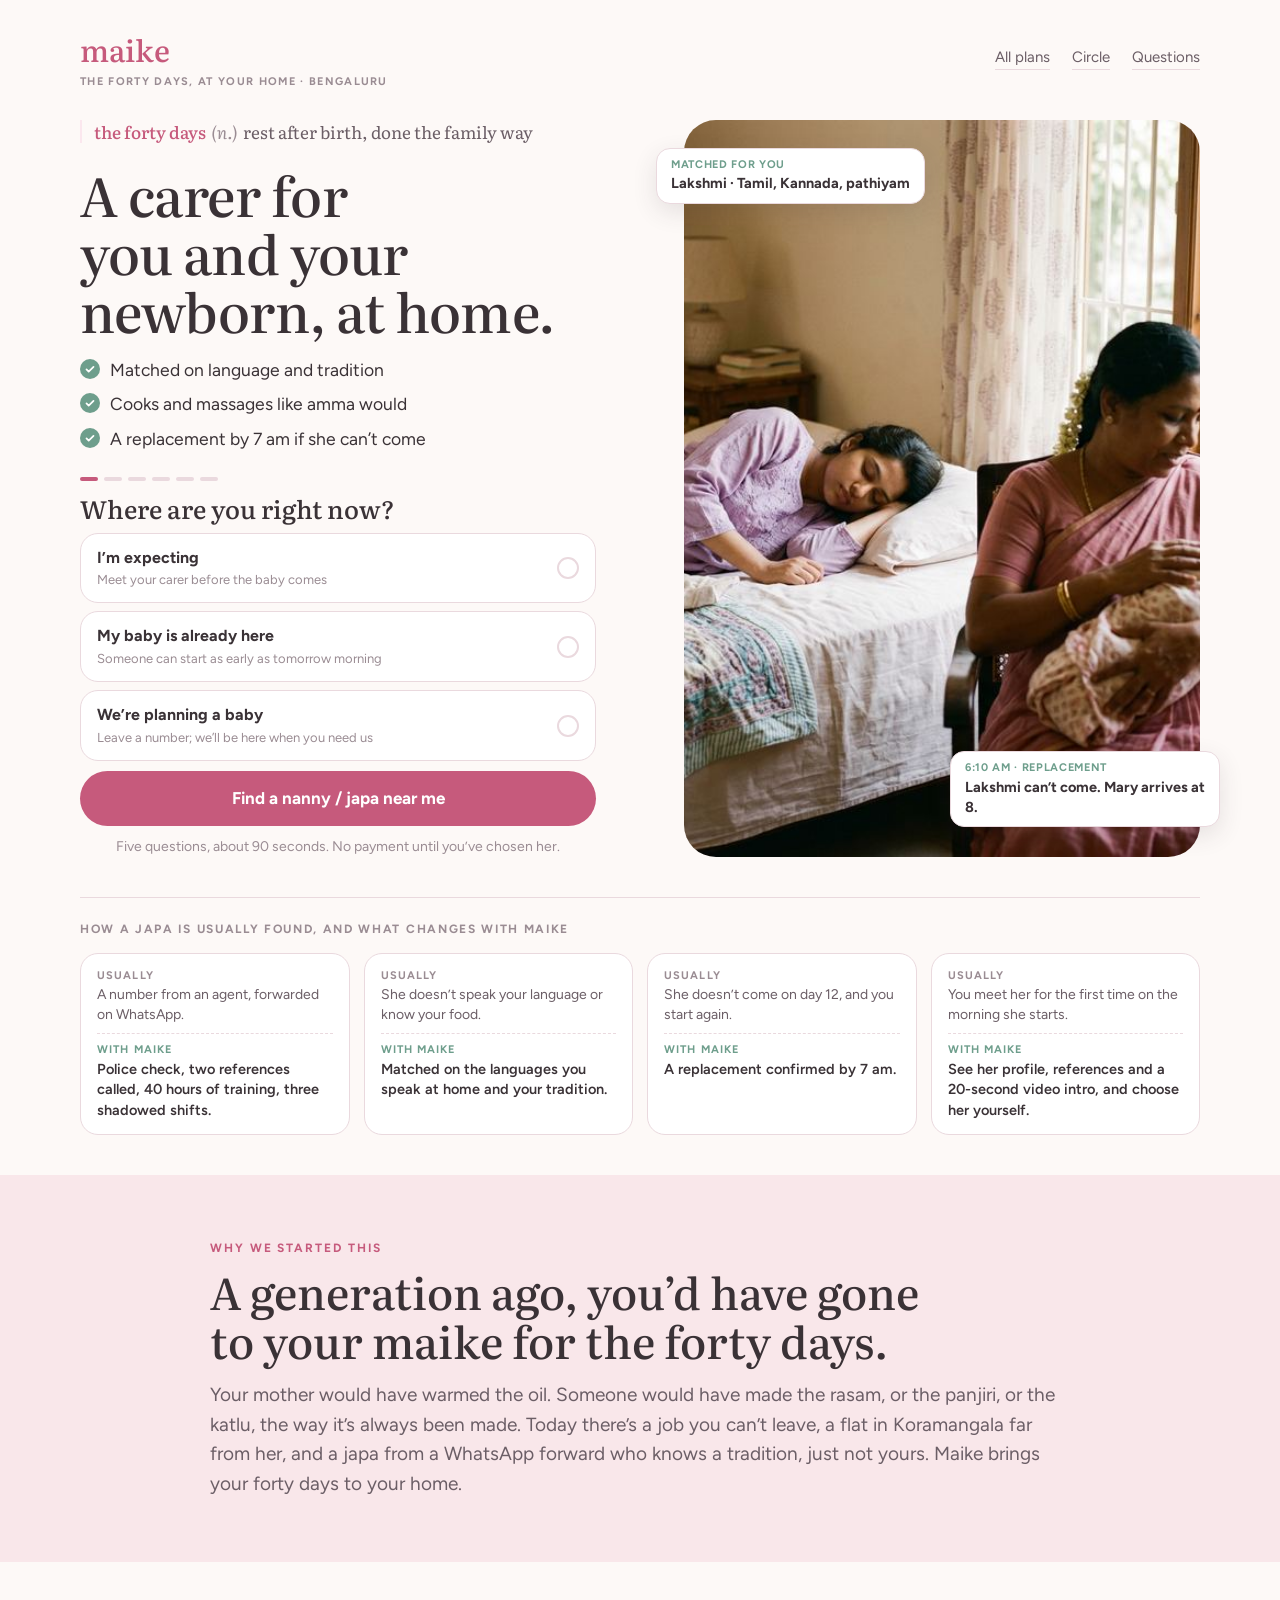
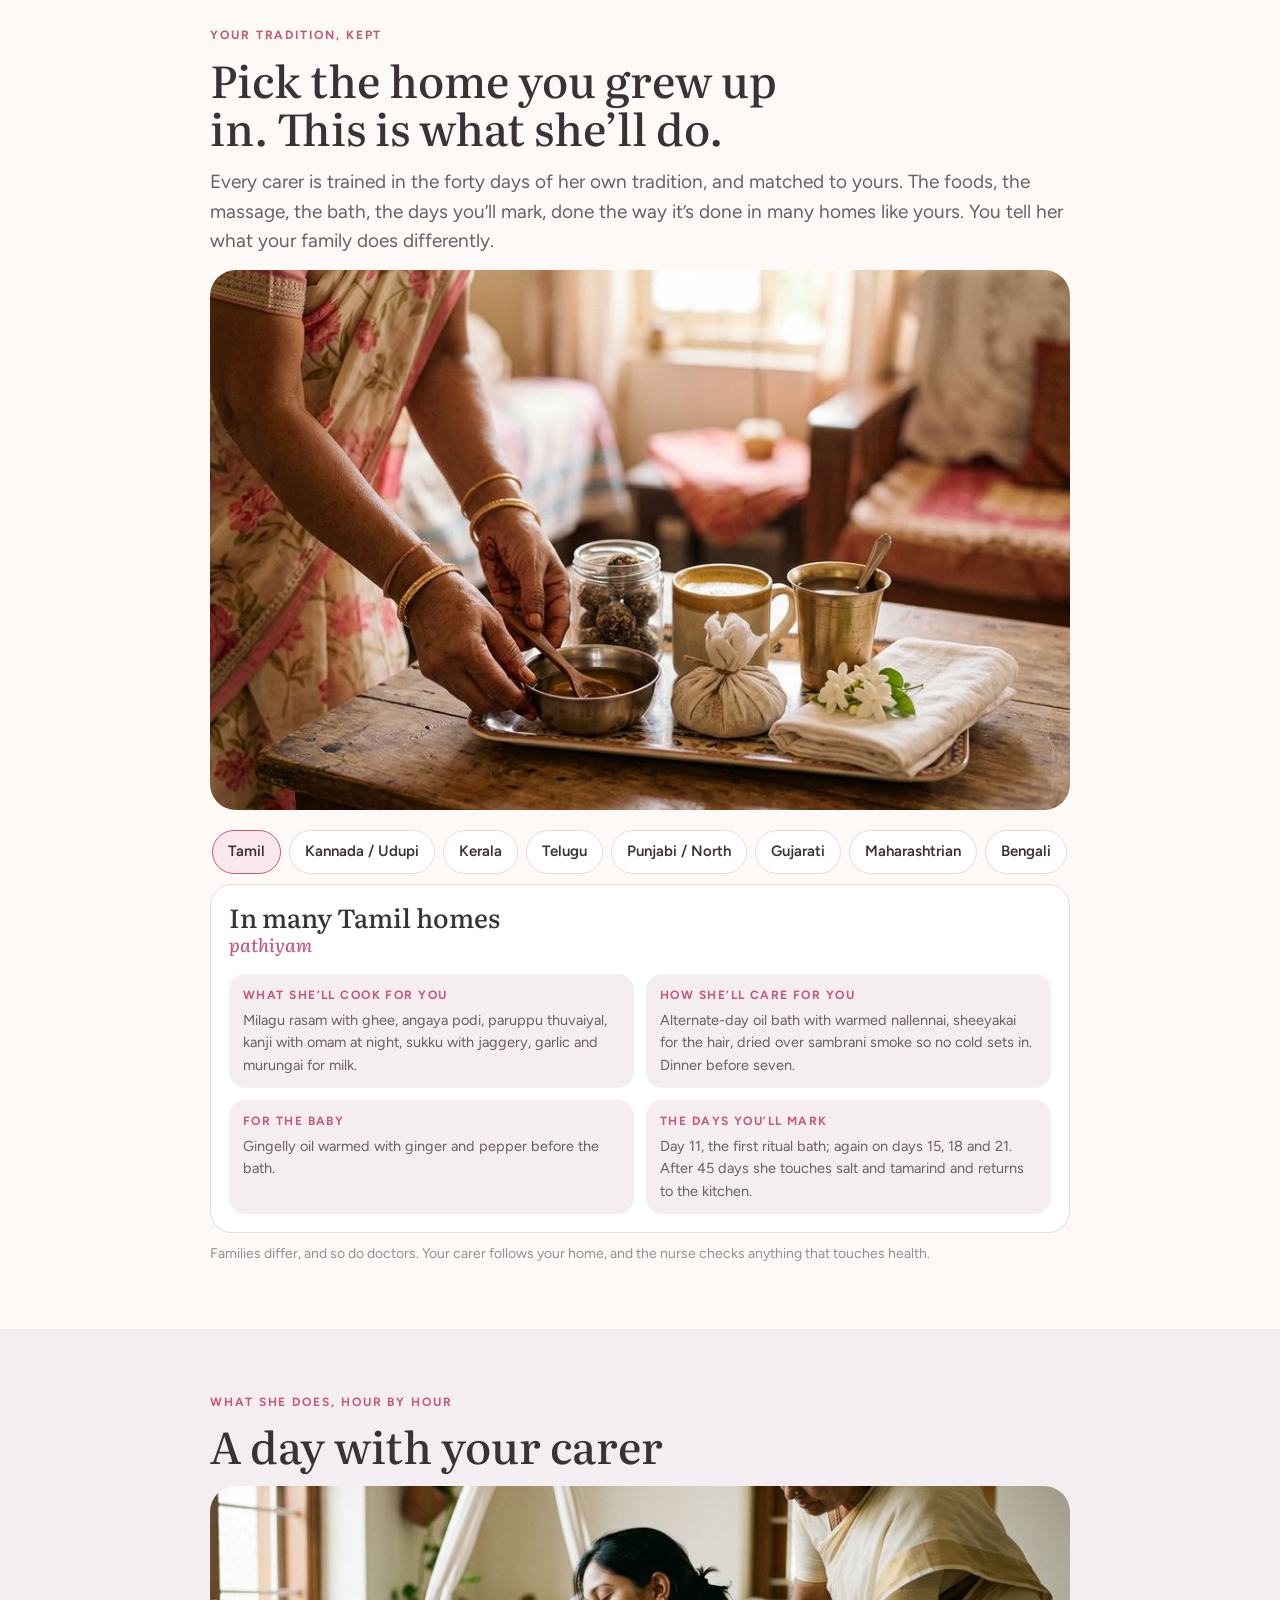
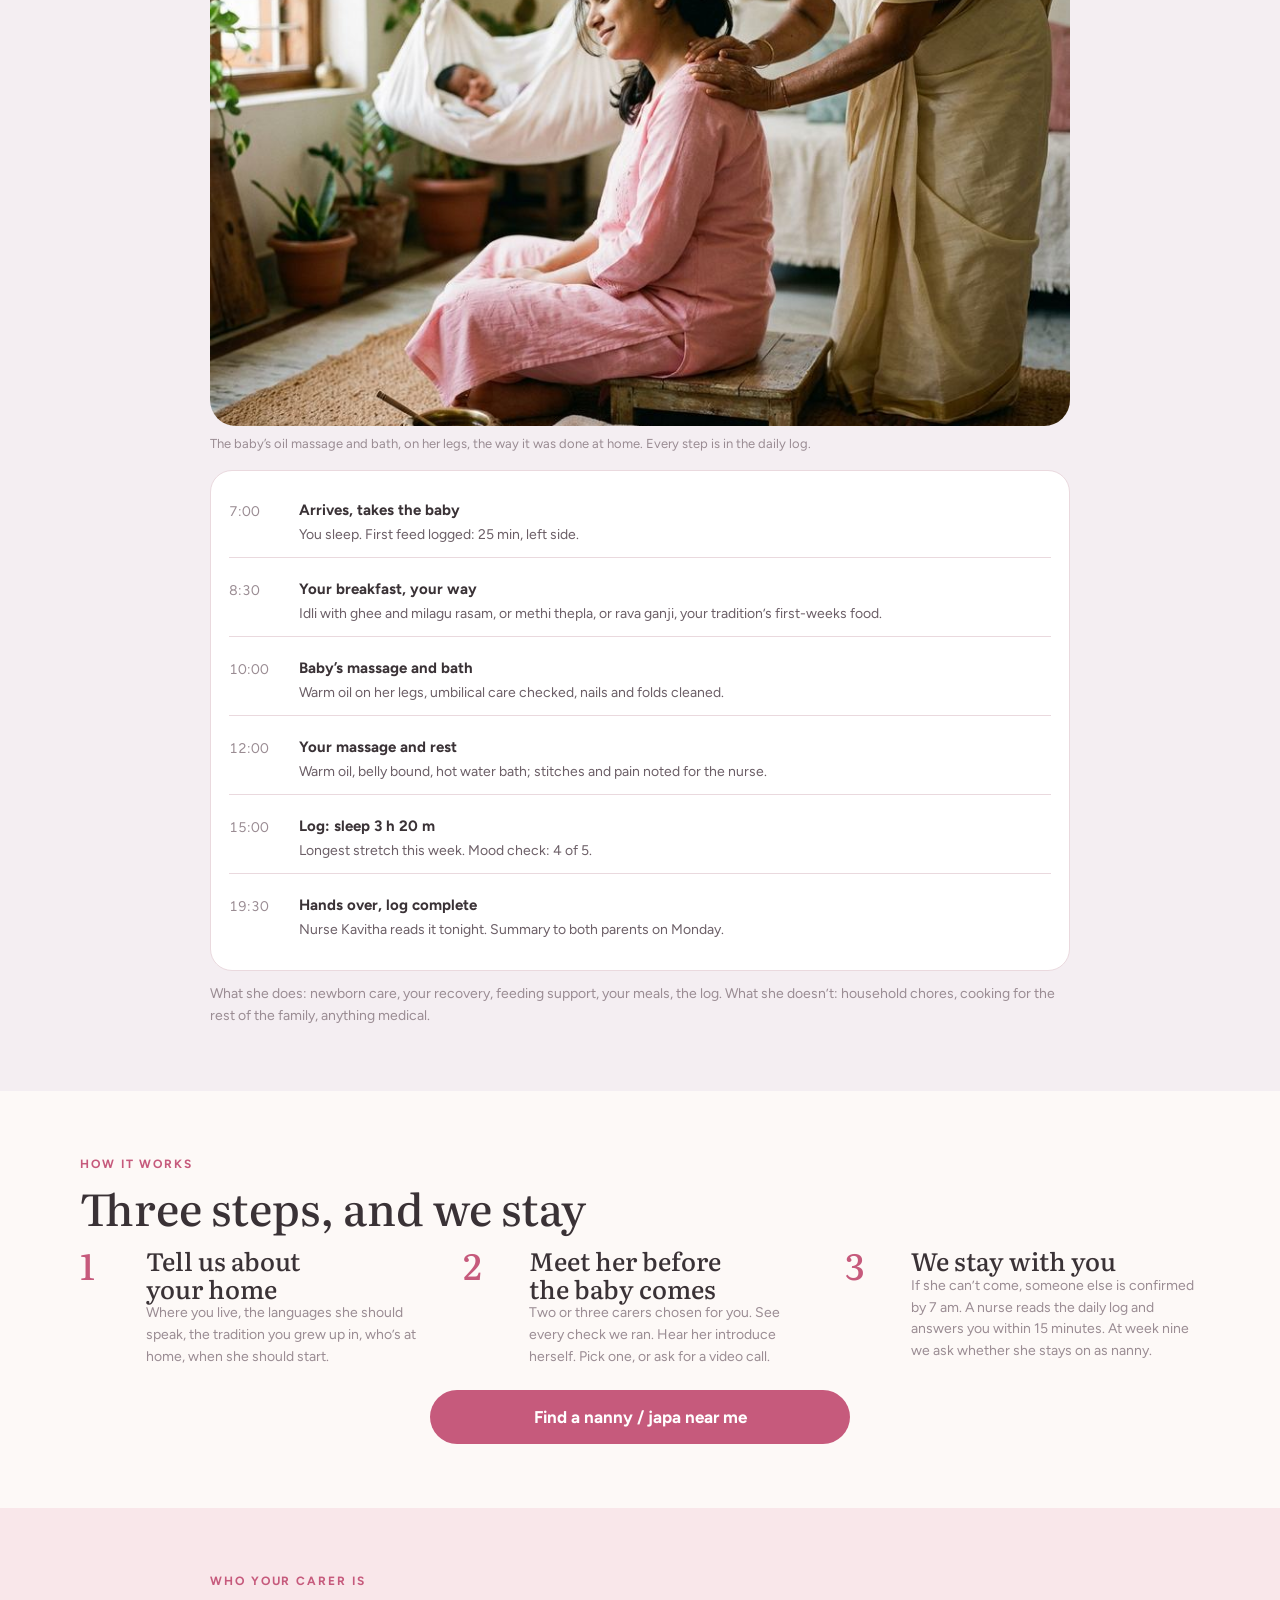
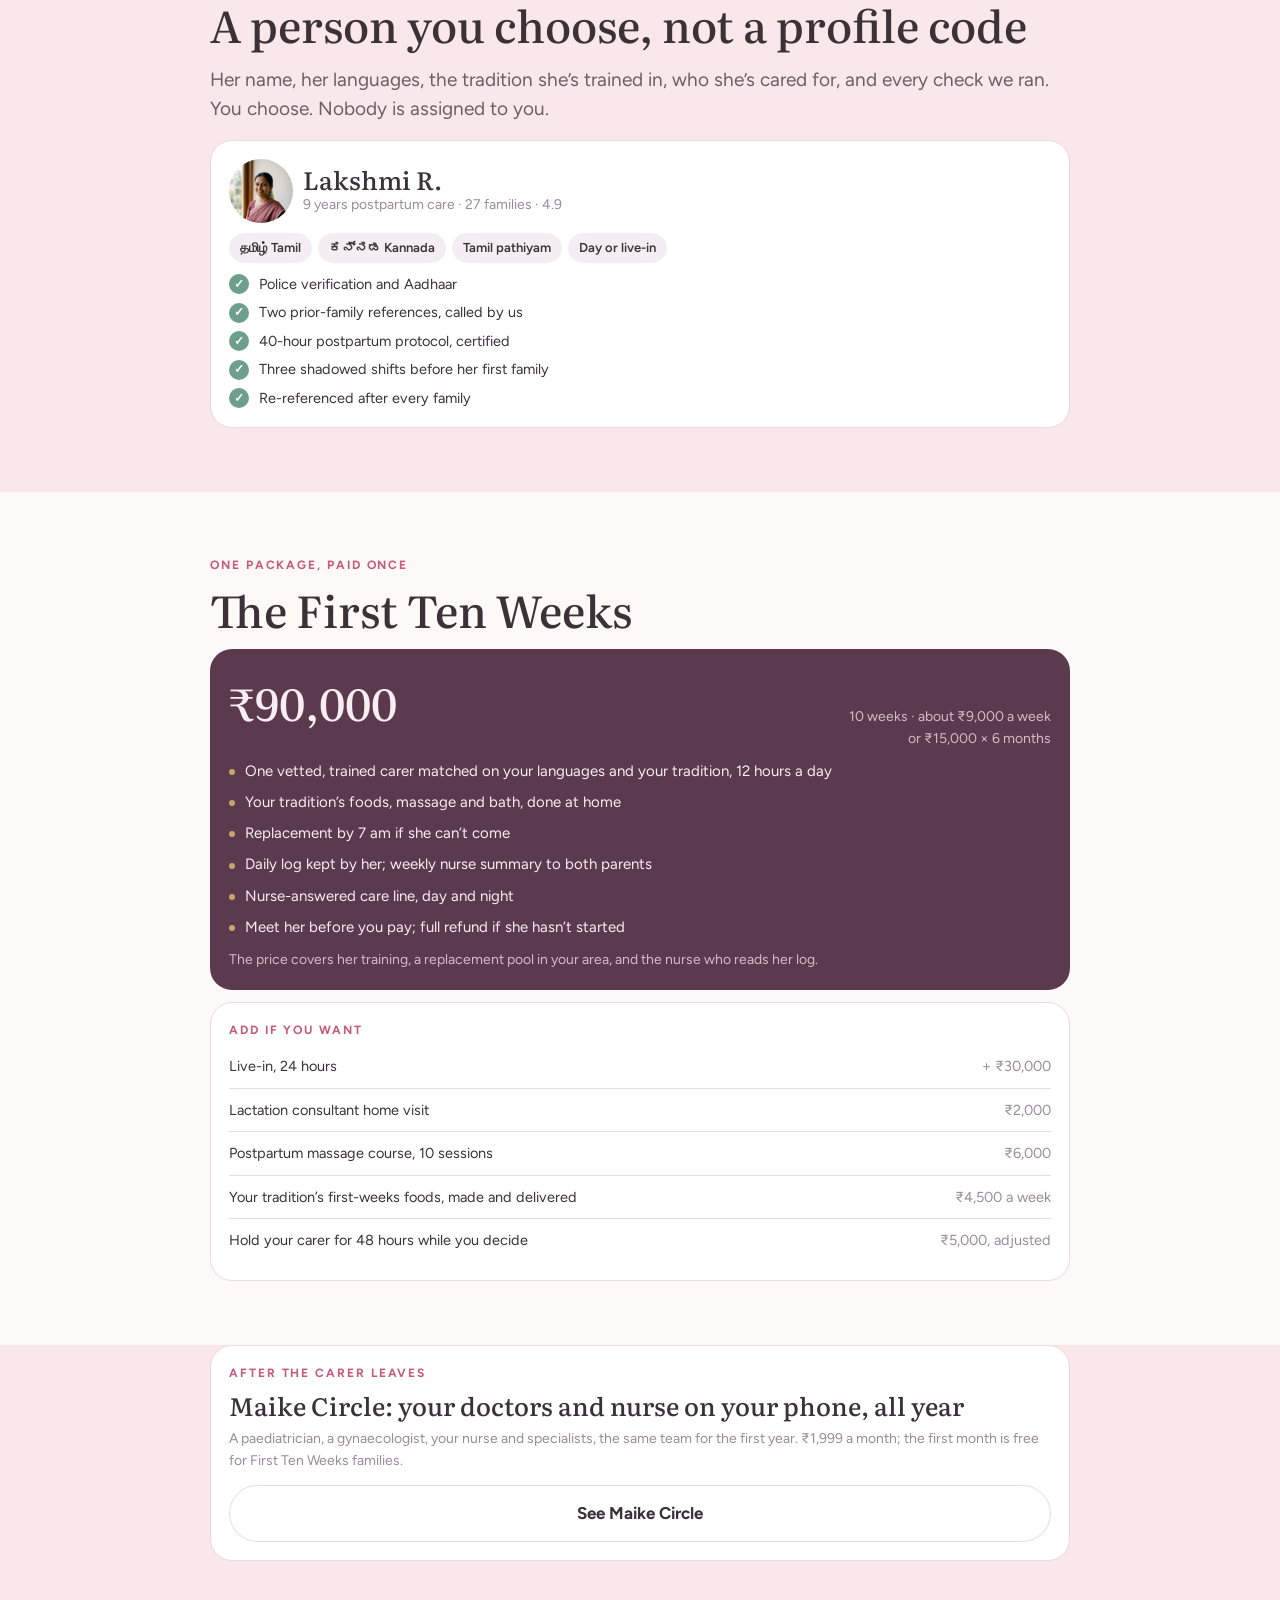
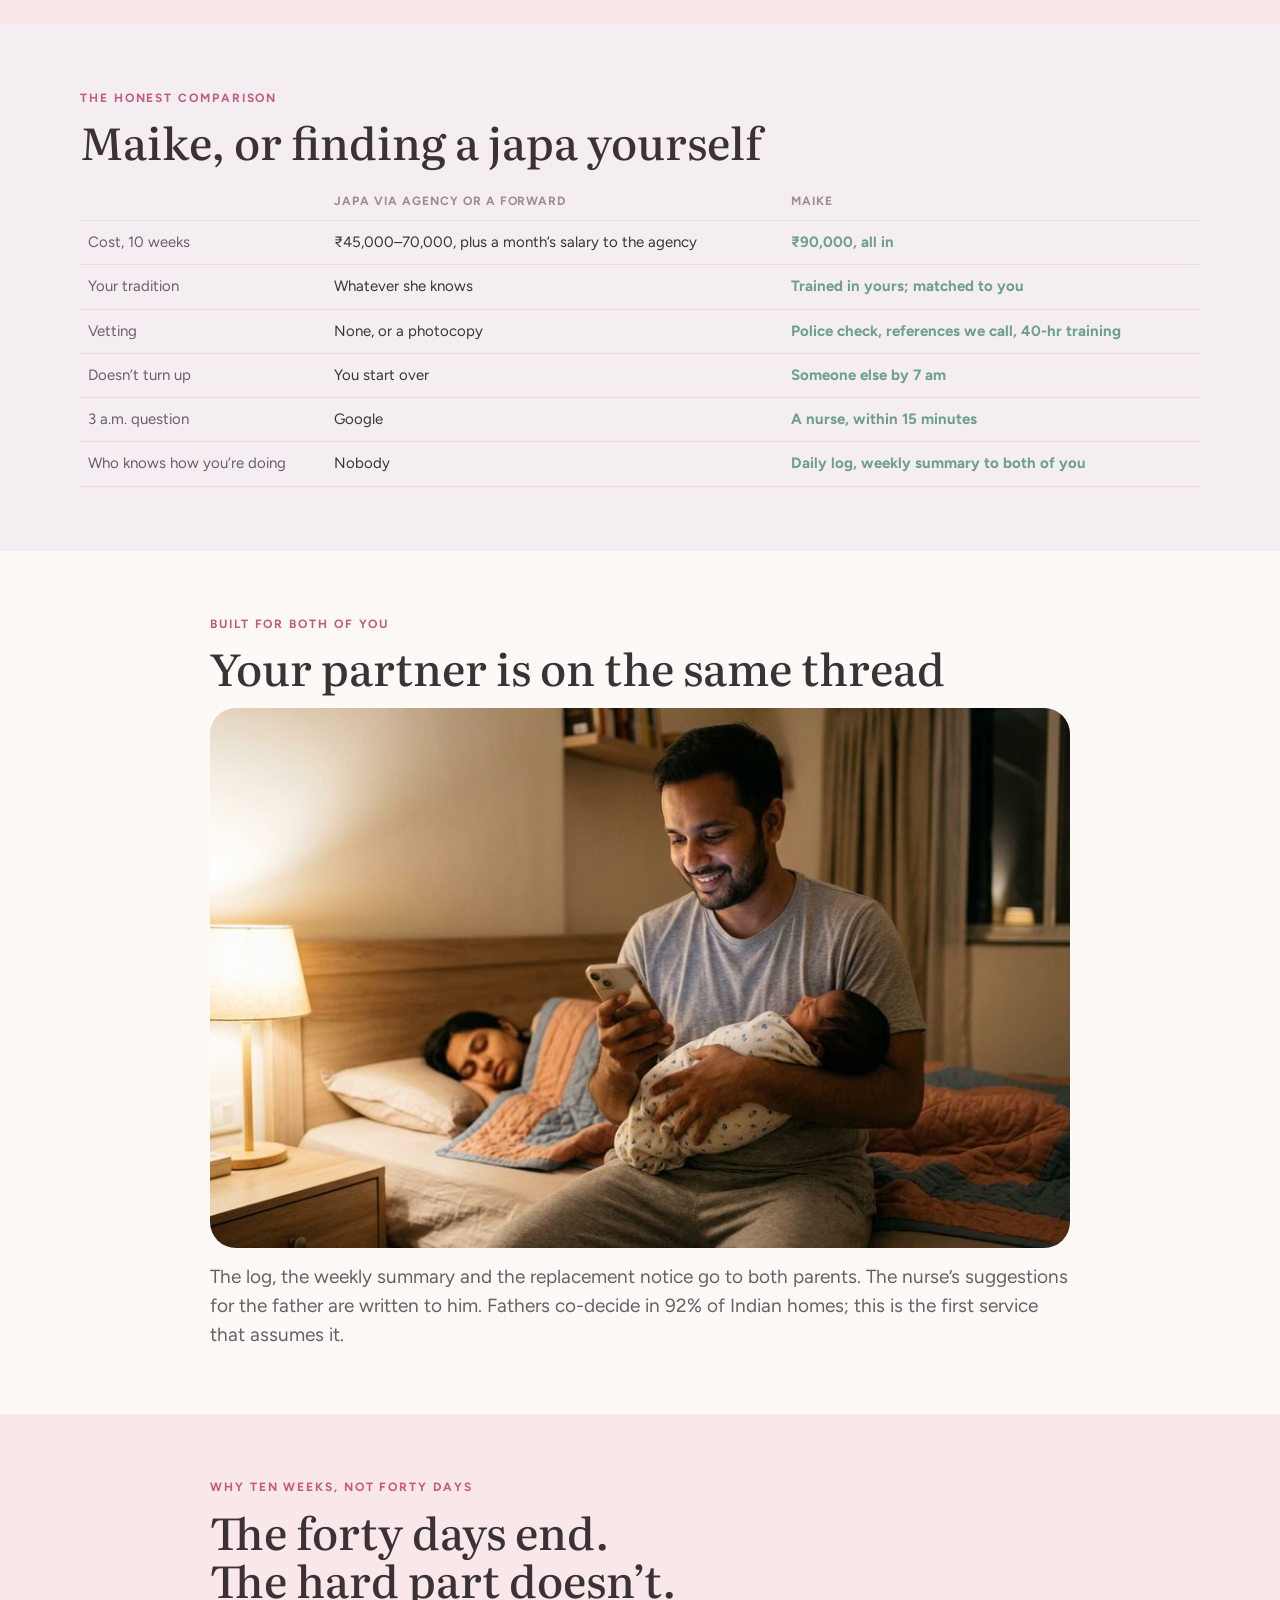
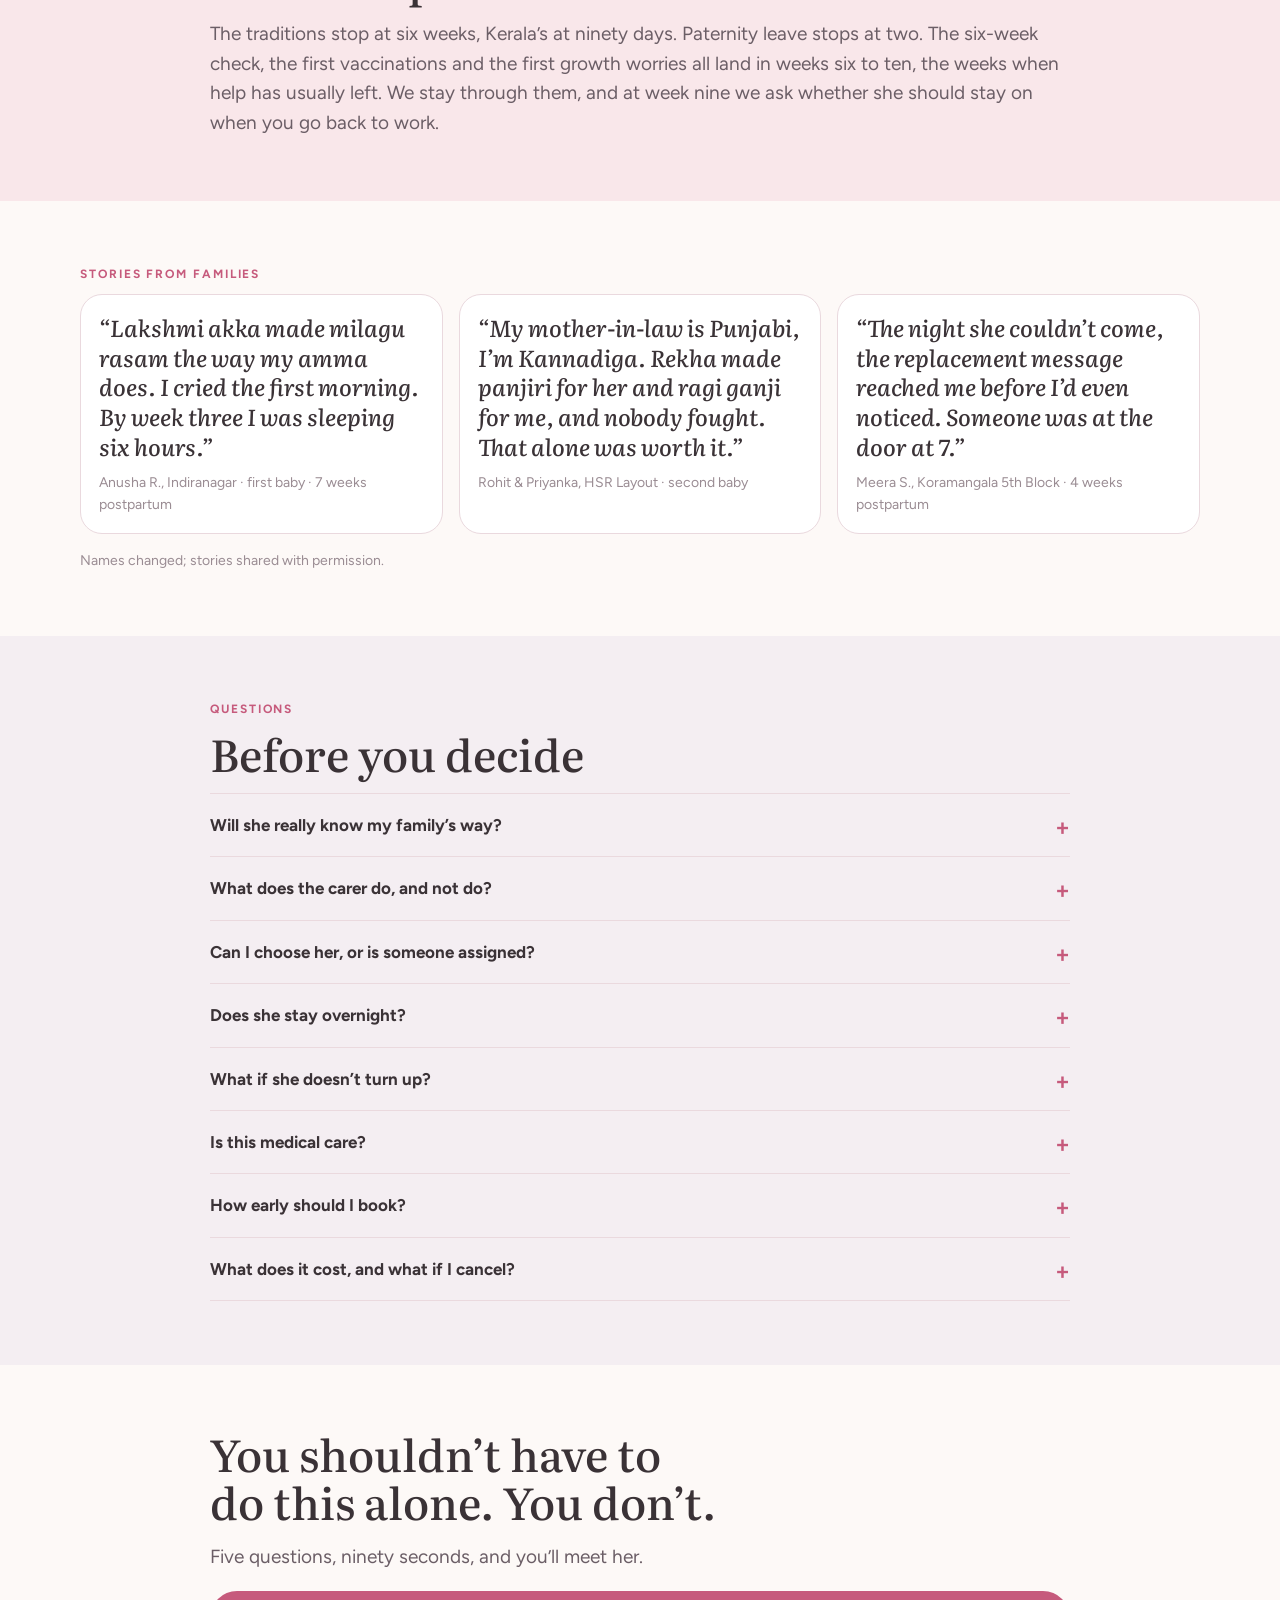
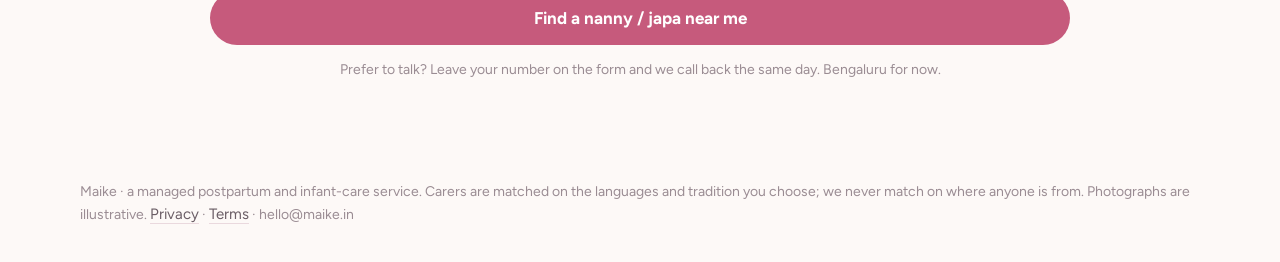
<file: first-100-days.html>
<!doctype html><meta charset="utf-8"><title>The First Ten Weeks · Maike</title><link rel="canonical" href="first-ten-weeks.html"><meta http-equiv="refresh" content="0; url=first-ten-weeks.html"><script>location.replace("first-ten-weeks.html"+location.search+location.hash)</script><a href="first-ten-weeks.html">The First Ten Weeks</a>
</file>
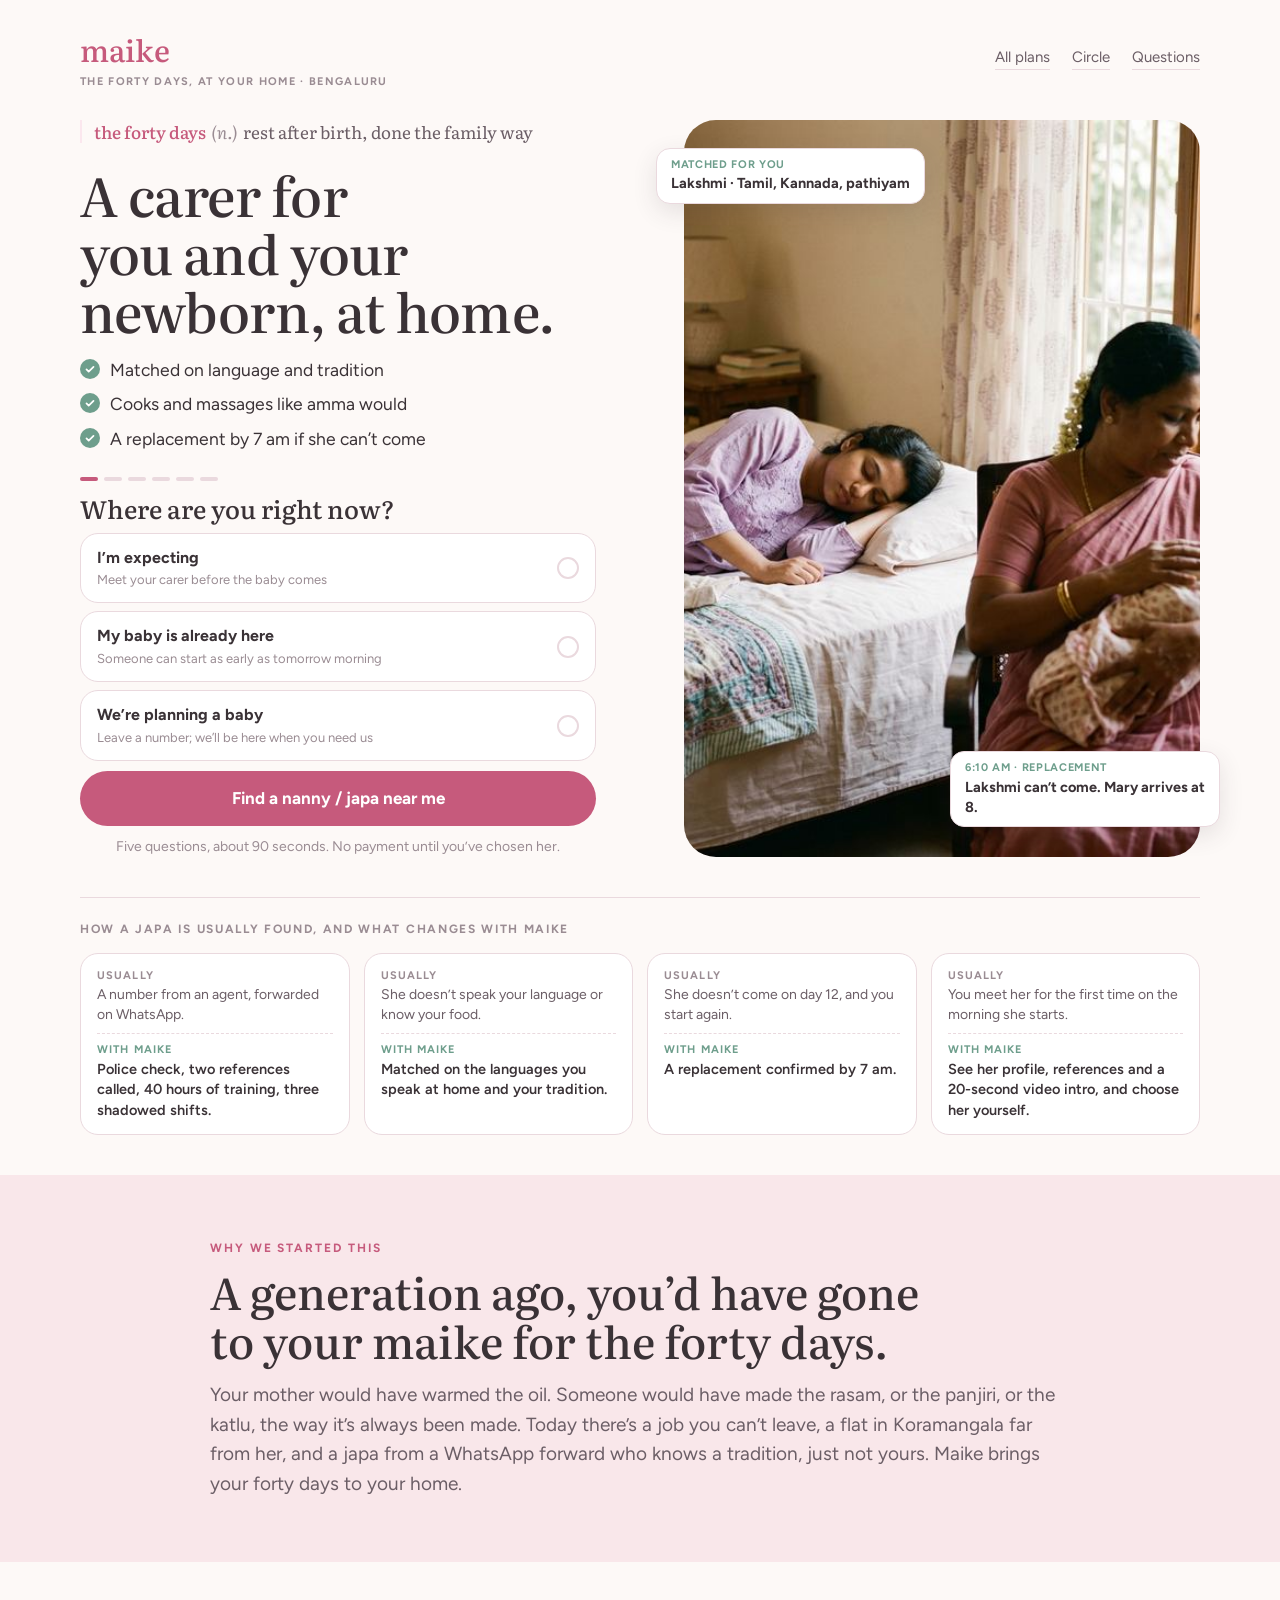
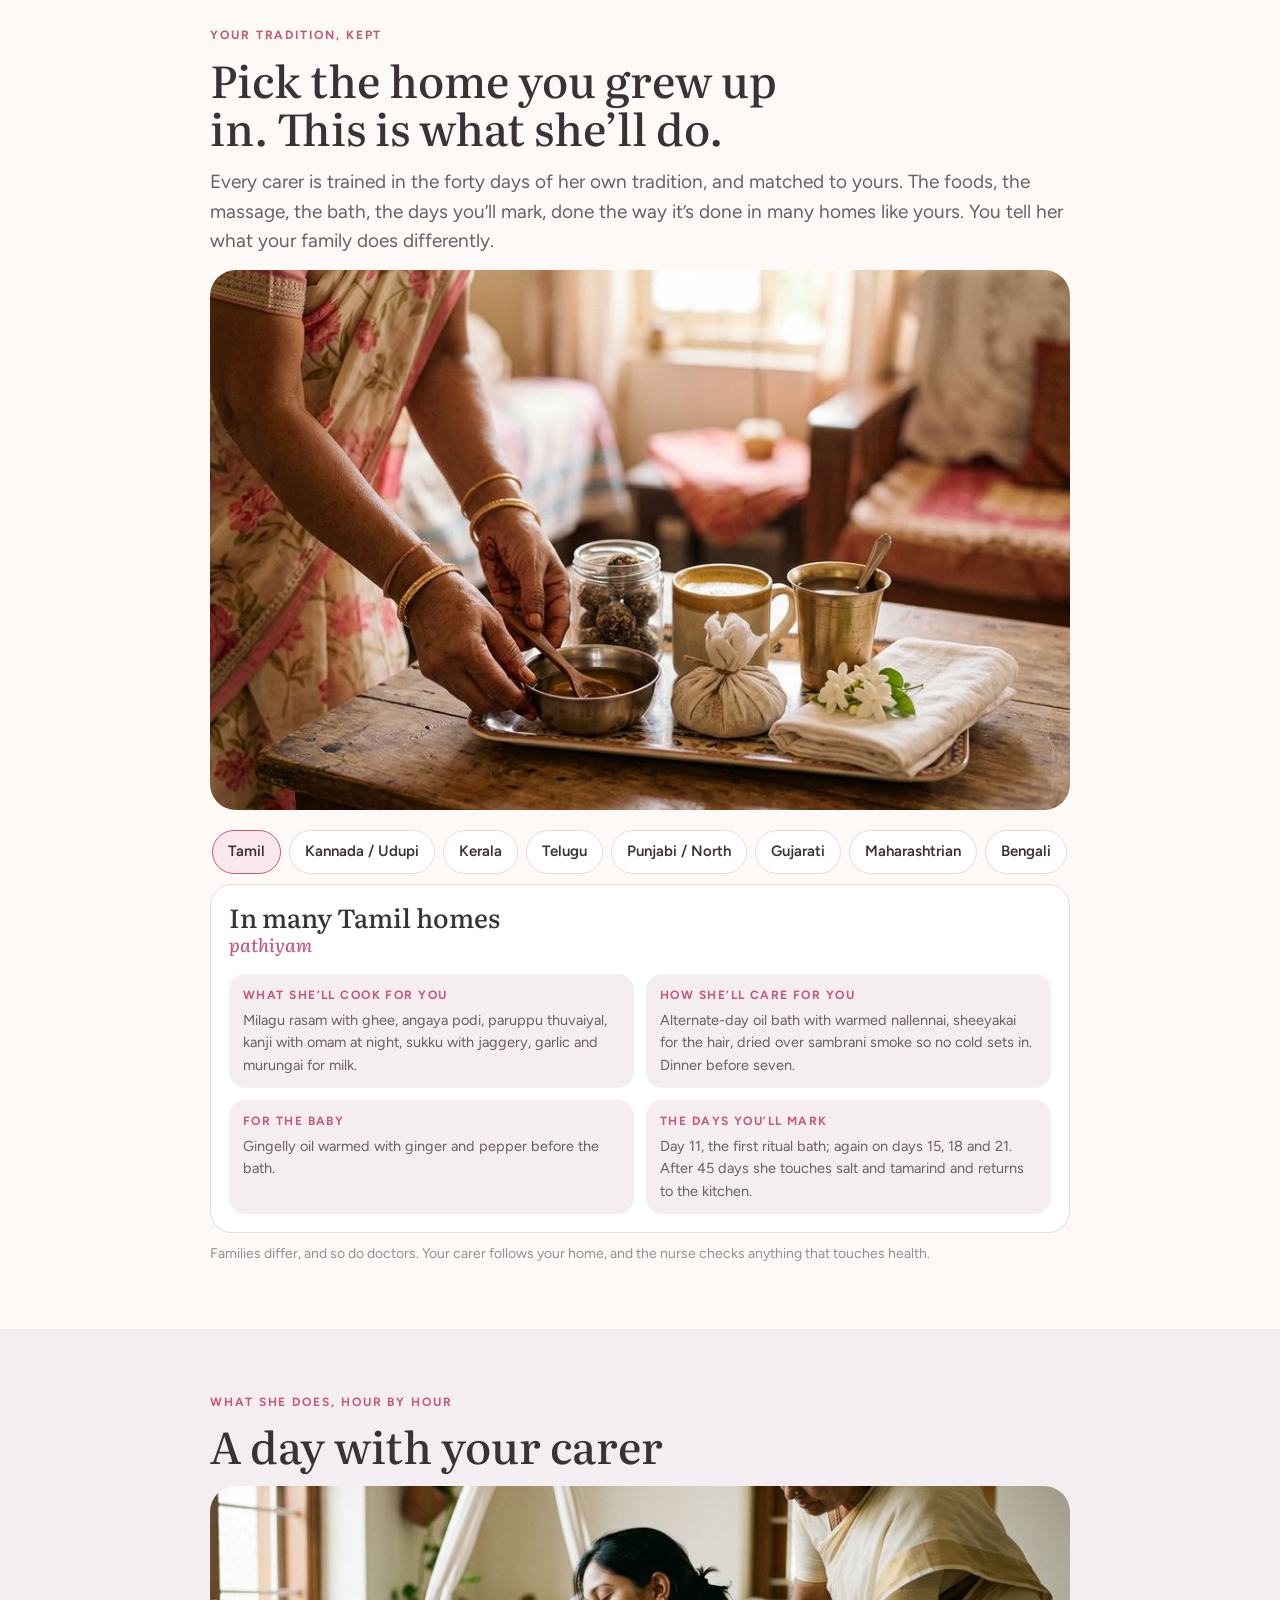
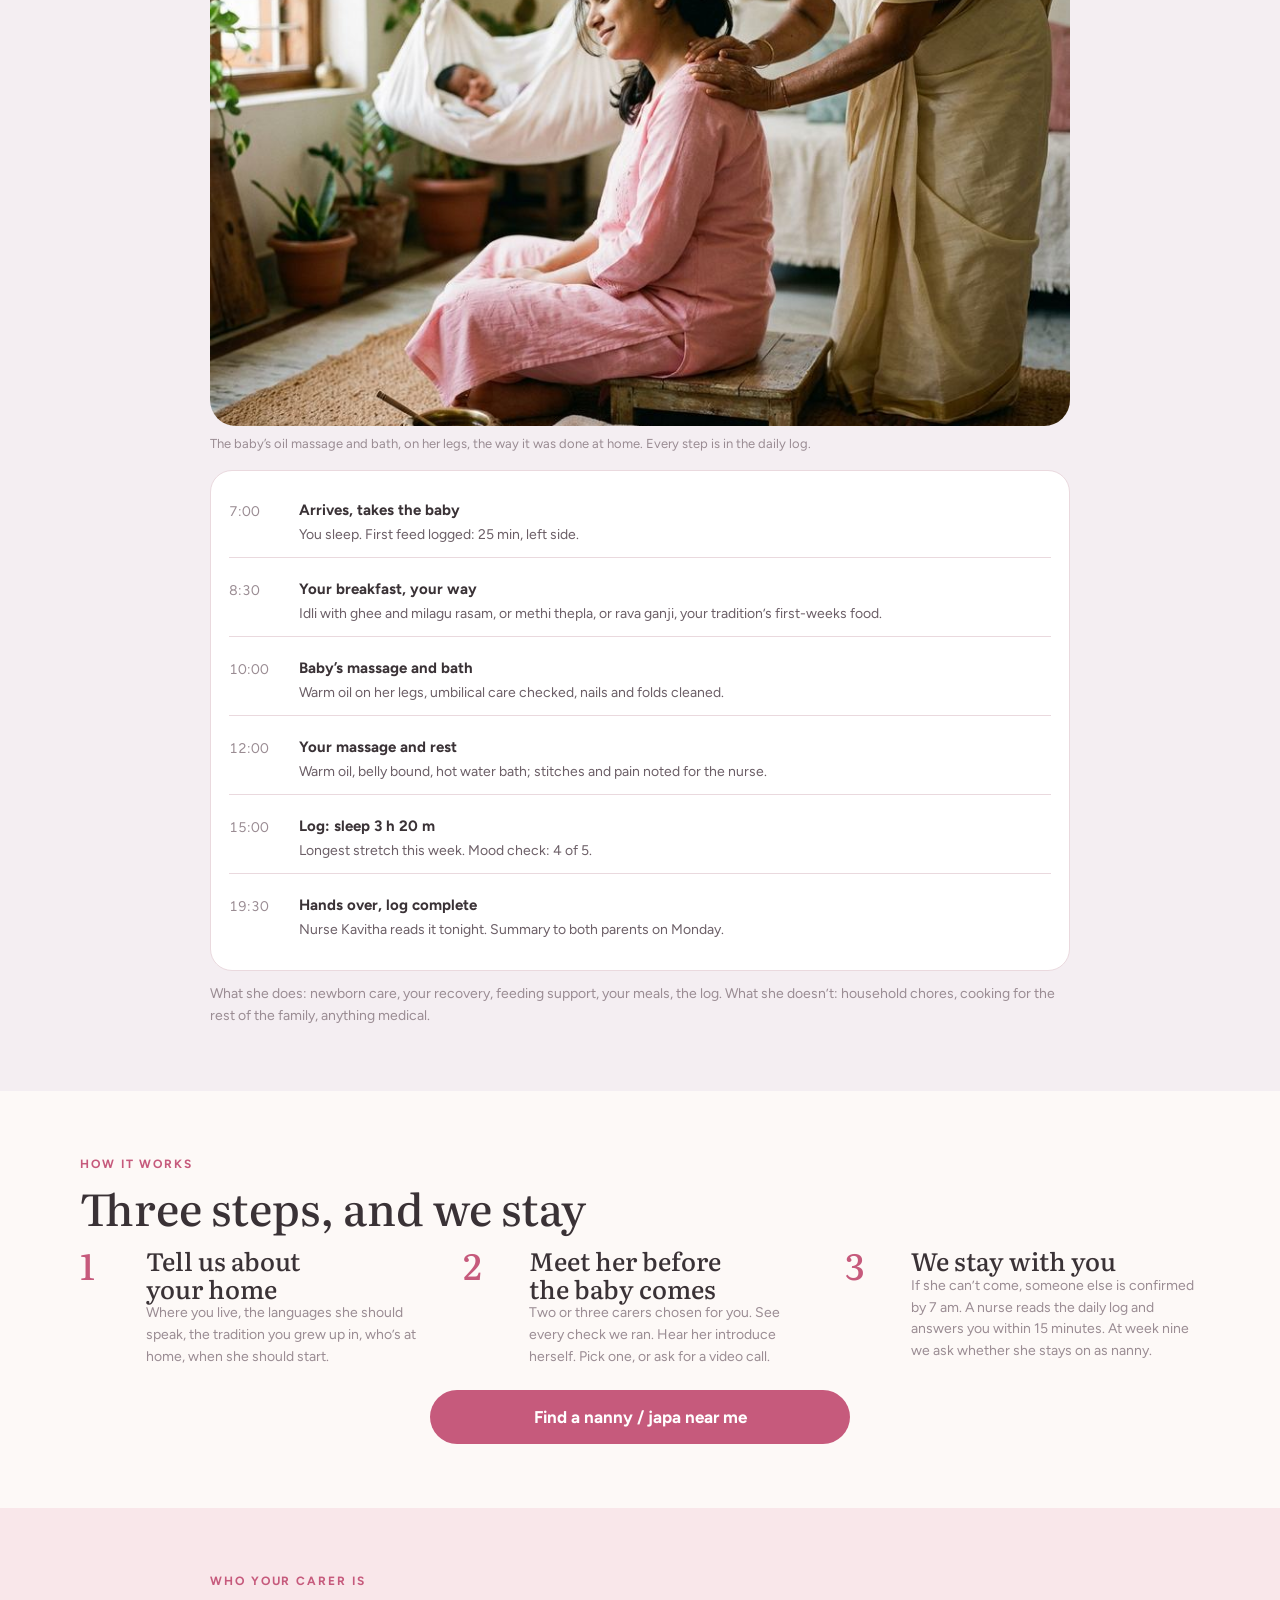
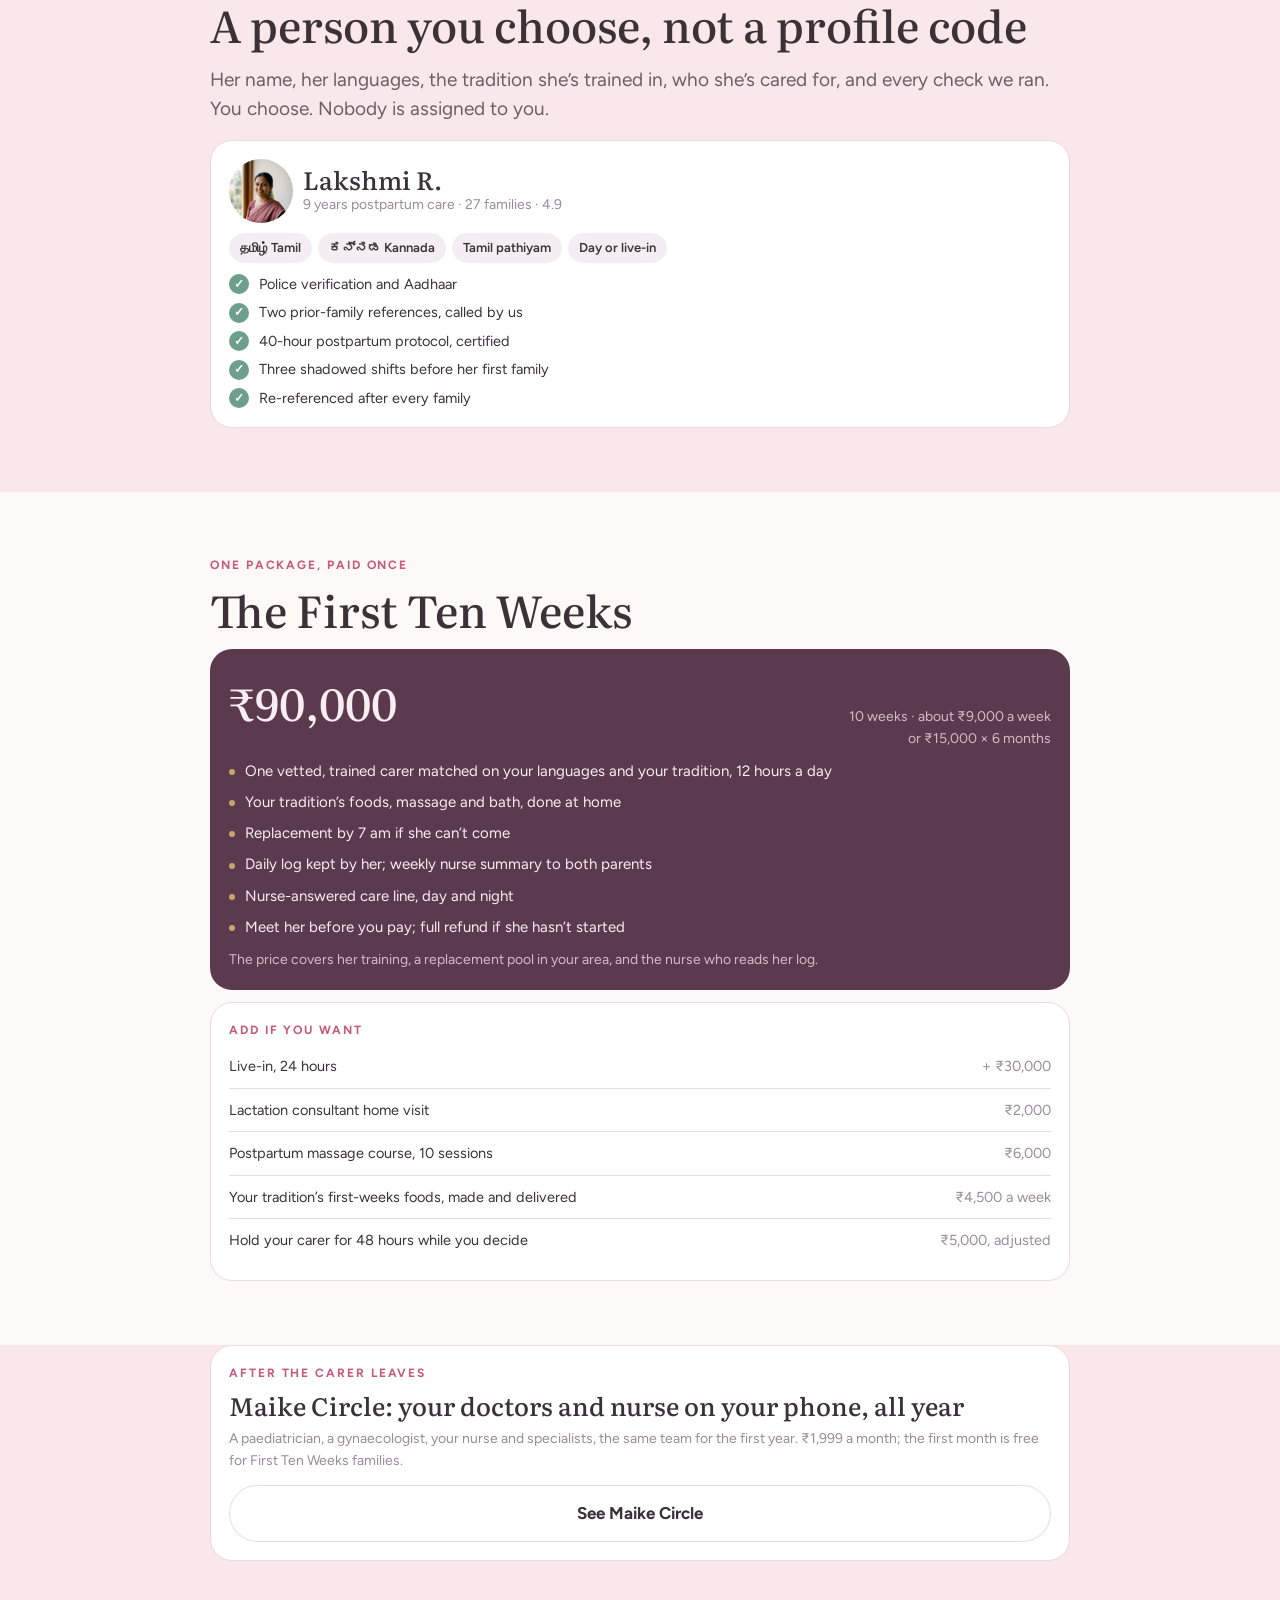
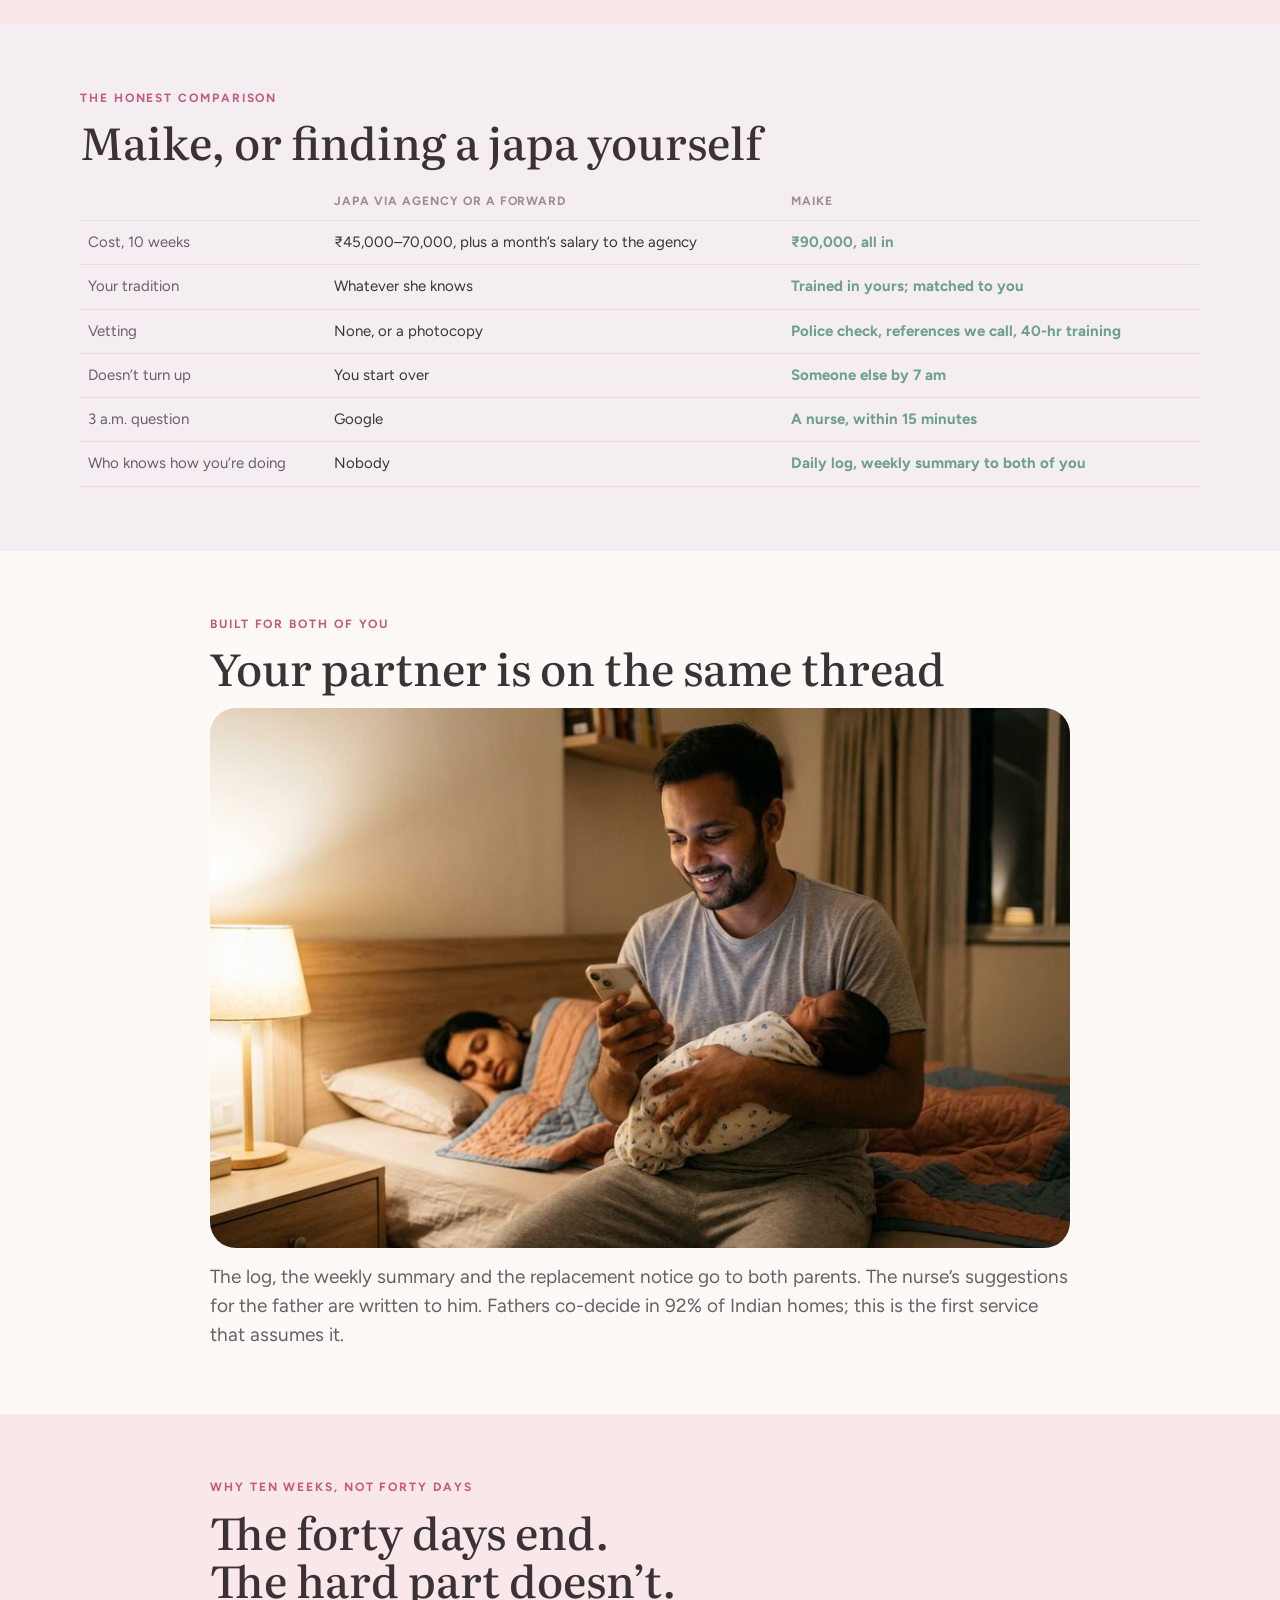
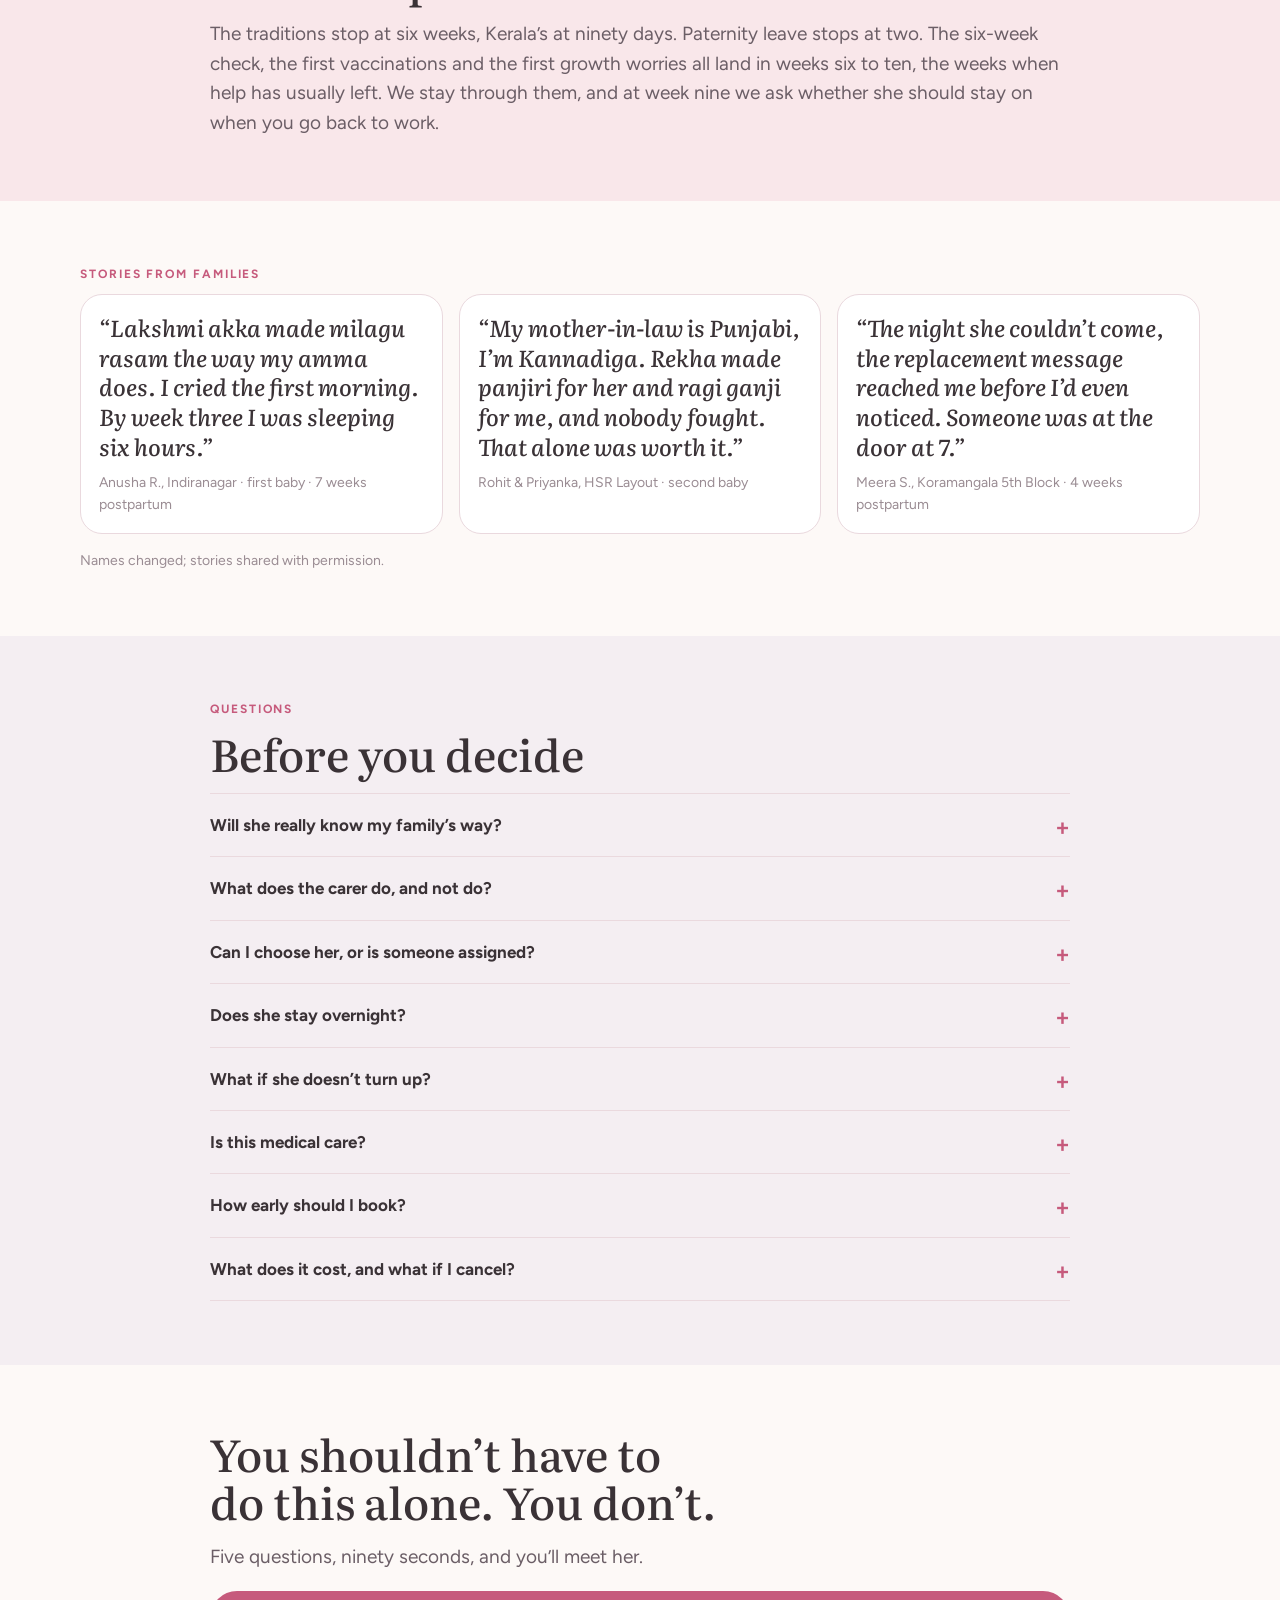
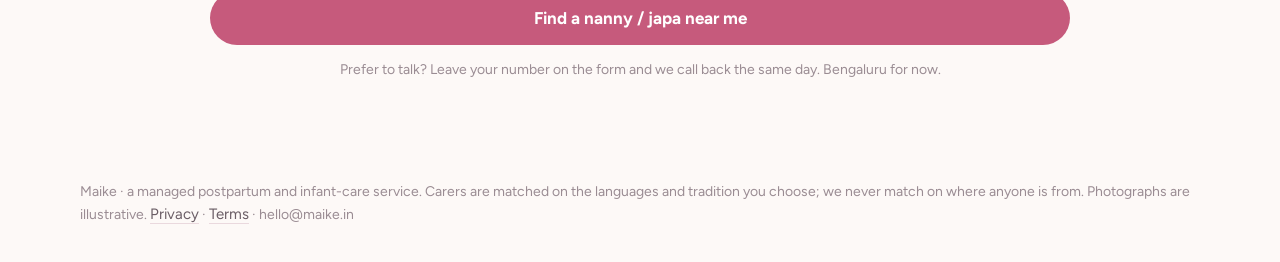
<file: first-ten-weeks.html>
<!doctype html>
<html lang="en">
<head>
<meta charset="utf-8">
<title>The First Ten Weeks · a carer at home · Maike</title>
<meta name="viewport" content="width=device-width,initial-scale=1,viewport-fit=cover">
<meta name="claude:viewport-fit-sides" content="cover">
<link rel="stylesheet" href="https://fonts.googleapis.com/css2?family=Literata:ital,opsz,wght@0,7..72,400..700;1,7..72,400..700&family=Figtree:wght@400;500;600;700&display=swap">
<style>
/* Layout: single column, mobile-first. A photograph opens the page; the first onboarding question sits under it; the funnel runs as full-screen steps.
   Palette: petal cream, blush and lilac surfaces, deep rose as the one action colour, eucalyptus for trust, plum for the one deep card. */
:root{
  --bg:#FDF9F7; --blush:#F9E7EA; --lilac:#F4EEF2; --card:#FFFFFF; --line:#EAD9DE;
  --ink:#3A3236; --ink-soft:#6B5E66; --muted:#9A8C93;
  --rose:#C65A7C; --rose-ink:#FFFFFF; --rose-soft:#FBE7EE;
  --sage:#6E9E8C; --sage-soft:#E8F1ED; --deep:#5B3A4E; --deep-fg:#F8EEF2; --deep-muted:#D3BCC6; --gold:#C9A46B;
  --display:"Literata",Georgia,"Times New Roman",serif; --body:"Figtree",-apple-system,BlinkMacSystemFont,"Segoe UI",Roboto,"Noto Sans",sans-serif;
}
@media (prefers-color-scheme:dark){:root:not([data-theme="light"]){--bg:#1E1A1D;--blush:#2B2126;--lilac:#262126;--card:#272226;--line:#3F343A;--ink:#F3E9ED;--ink-soft:#CDBEC5;--muted:#968A90;--rose:#E58AA6;--rose-ink:#1E1A1D;--rose-soft:#3C2A32;--sage:#8FBEAD;--sage-soft:#243129;--deep:#3A2531;--deep-fg:#F8EEF2;--deep-muted:#C8B2BC;--gold:#D4B482;color-scheme:dark}}
:root[data-theme="dark"]{--bg:#1E1A1D;--blush:#2B2126;--lilac:#262126;--card:#272226;--line:#3F343A;--ink:#F3E9ED;--ink-soft:#CDBEC5;--muted:#968A90;--rose:#E58AA6;--rose-ink:#1E1A1D;--rose-soft:#3C2A32;--sage:#8FBEAD;--sage-soft:#243129;--deep:#3A2531;--deep-fg:#F8EEF2;--deep-muted:#C8B2BC;--gold:#D4B482;color-scheme:dark}
*{box-sizing:border-box}
html{scroll-behavior:smooth}
body{margin:0;background:var(--bg);color:var(--ink);font-family:var(--body);font-size:16px;line-height:1.55;padding-block:0}
body.locked{overflow:hidden}
.page{max-width:560px;margin:0 auto}
section,header,footer{padding-left:max(20px,env(safe-area-inset-left,0px));padding-right:max(20px,env(safe-area-inset-right,0px));padding-block:36px}
.blush{background:var(--blush)}.lilac{background:var(--lilac)}
h1,h2,h3,.q{font-family:var(--display);font-weight:600;line-height:1.1;margin:0;text-wrap:balance;letter-spacing:0}
h1{font-size:clamp(38px,10vw,50px)}
h2{font-size:34px;margin-bottom:12px}
h3{font-size:23px}
.q{font-size:34px;line-height:1.12}
p{margin:0}
.eyebrow{font-size:12px;font-weight:700;letter-spacing:.16em;text-transform:uppercase;color:var(--rose);margin-bottom:10px}
.lede{font-size:17px;color:var(--ink-soft);max-width:36em}
.muted{color:var(--muted);font-size:14px}
.stack{display:flex;flex-direction:column;gap:14px}
.row{display:flex;align-items:center;gap:10px;flex-wrap:wrap}
.sb{justify-content:space-between}
header{display:flex;align-items:center;justify-content:space-between;padding-block:14px}
.brand{font-family:var(--display);font-size:26px;font-weight:600;color:var(--rose)}
.brand small{display:block;font-family:var(--body);font-size:11px;letter-spacing:.12em;text-transform:uppercase;color:var(--muted);font-weight:700}
.link{font-size:14px;color:var(--ink-soft);text-decoration:none;border-bottom:1px solid var(--line)}
.photo{width:100%;max-width:100%;display:block;border-radius:26px;object-fit:cover}
.hero-photo{aspect-ratio:4/3.2}
figure{margin:0;display:flex;flex-direction:column;gap:8px}
figcaption{font-size:13px;color:var(--muted)}
.btn{display:flex;align-items:center;justify-content:center;width:100%;min-height:54px;border:0;border-radius:999px;padding:14px 20px;font:inherit;font-size:17px;font-weight:700;cursor:pointer;background:var(--rose);color:var(--rose-ink);text-decoration:none}
.btn.ghost{background:transparent;color:var(--ink);border:1.5px solid var(--line)}
.btn:disabled{opacity:.45;cursor:default}
.btn:focus-visible{outline:3px solid var(--sage);outline-offset:3px}
.opt{display:flex;align-items:center;gap:14px;width:100%;min-height:62px;background:var(--card);border:1.5px solid var(--line);border-radius:18px;padding:12px 16px;font:inherit;text-align:left;cursor:pointer;color:var(--ink)}
.opt b{display:block;font-size:16px}.opt span{display:block;font-size:13px;color:var(--muted)}
.opt i{width:22px;height:22px;border-radius:50%;border:2px solid var(--line);flex:none;margin-left:auto;position:relative}
.opt[aria-checked="true"]{border-color:var(--rose);background:var(--rose-soft)}
.opt[aria-checked="true"] i{border-color:var(--rose);background:var(--rose)}
.opt[aria-checked="true"] i::after{content:"";position:absolute;inset:6px;border-radius:50%;background:var(--card)}
.opt:focus-visible{outline:3px solid var(--sage);outline-offset:2px}
.date{display:none;gap:8px;flex-direction:column}.date.show{display:flex}
.date label,.lbl{font-size:13px;font-weight:700;color:var(--ink-soft)}
.in{width:100%;min-height:50px;border:1.5px solid var(--line);border-radius:14px;padding:12px 14px;font:inherit;font-size:16px;background:var(--card);color:var(--ink)}
.progress{display:flex;gap:6px}.progress i{width:18px;height:4px;border-radius:2px;background:var(--line)}.progress i.on{background:var(--rose)}
.chips{display:flex;flex-wrap:wrap;gap:8px}
.chip{border:1.5px solid var(--line);background:var(--card);color:var(--ink);border-radius:999px;padding:9px 15px;font:inherit;font-size:15px;font-weight:600;cursor:pointer;min-height:44px}
.chip small{display:block;font-size:11px;color:var(--muted);font-weight:600}
.chip.on{background:var(--rose-soft);border-color:var(--rose)}
.chip:focus-visible{outline:3px solid var(--sage);outline-offset:2px}
.strip{display:grid;grid-template-columns:repeat(3,1fr);gap:10px}
.strip div{background:var(--sage-soft);border-radius:18px;padding:12px 8px;text-align:center;display:flex;flex-direction:column;gap:4px;min-width:0}
.strip b{font-family:var(--display);font-size:24px;color:var(--sage);font-weight:600;line-height:1}
.strip span{font-size:12px;color:var(--ink-soft);line-height:1.3}
.card{background:var(--card);border:1px solid var(--line);border-radius:22px;padding:18px;display:flex;flex-direction:column;gap:10px}
.card.deep{background:var(--deep);color:var(--deep-fg);border-color:transparent}
.card.deep .muted{color:var(--deep-muted)}
.card.soft{background:var(--lilac);border-color:transparent}
.log{display:flex;flex-direction:column}
.log>div{display:grid;grid-template-columns:58px 1fr;gap:12px;padding:10px 0;border-bottom:1px solid var(--line)}
.log>div:last-child{border-bottom:0}
.log time{font-variant-numeric:tabular-nums;font-size:14px;color:var(--muted);padding-top:2px}
.log b{display:block;font-size:15px}.log span{font-size:14px;color:var(--ink-soft)}
.steps{display:flex;flex-direction:column;gap:16px}
.step{display:grid;grid-template-columns:44px 1fr;gap:14px;align-items:start}
.step em{font-family:var(--display);font-style:normal;font-size:36px;line-height:1;color:var(--rose);font-weight:600}
.avatar{width:64px;height:64px;border-radius:50%;background:var(--rose-soft);display:flex;align-items:center;justify-content:center;font-family:var(--display);font-size:28px;color:var(--rose);flex:none;object-fit:cover;overflow:hidden}
img.avatar{display:block}
.avatar.big{width:96px;height:96px;font-size:40px}
.tags{display:flex;flex-wrap:wrap;gap:6px}
.tag{font-size:13px;font-weight:600;background:var(--lilac);border-radius:999px;padding:5px 11px;color:var(--ink)}
.tag.hit{background:var(--rose-soft);border:1px solid var(--rose)}
.checks{display:grid;gap:6px}
.chk{display:flex;align-items:center;gap:10px;font-size:14.5px}
.chk i{width:20px;height:20px;border-radius:50%;background:var(--sage);color:#fff;font-style:normal;font-size:12px;font-weight:700;display:inline-flex;align-items:center;justify-content:center;flex:none}
.badges{display:flex;gap:6px;flex-wrap:wrap}
.badge{font-size:12.5px;font-weight:700;color:var(--sage);background:var(--sage-soft);border-radius:999px;padding:4px 10px}
.price{display:flex;justify-content:space-between;align-items:baseline;gap:12px}
.price strong{font-family:var(--display);font-size:44px;font-weight:600}
.price small{font-size:14px;color:var(--deep-muted);text-align:right}
.incl{display:flex;flex-direction:column;gap:8px;font-size:15px}
.incl div{display:flex;gap:10px}.incl div::before{content:"";width:6px;height:6px;border-radius:50%;background:var(--gold);flex:none;margin-top:.62em}
.addon{display:flex;justify-content:space-between;gap:12px;padding:10px 0;border-top:1px solid var(--line);font-size:14.5px}
.addon span{color:var(--muted);white-space:nowrap}
table{width:100%;border-collapse:collapse;font-size:14px}
th,td{text-align:left;padding:10px 8px;border-bottom:1px solid var(--line);vertical-align:top}
th{font-size:12px;letter-spacing:.08em;text-transform:uppercase;color:var(--muted);font-weight:700}
td:first-child{color:var(--ink-soft);width:34%}
td.us{color:var(--sage);font-weight:700}
details{border-top:1px solid var(--line);padding:4px 0}
details:last-of-type{border-bottom:1px solid var(--line)}
summary{cursor:pointer;list-style:none;display:flex;justify-content:space-between;gap:12px;padding:14px 0;font-weight:700;font-size:16px}
summary::-webkit-details-marker{display:none}
summary::after{content:"+";font-family:var(--display);font-size:26px;color:var(--rose);flex:none;line-height:1}
details[open] summary::after{content:"–"}
details p{padding-bottom:14px;color:var(--ink-soft);font-size:15px}
.quote{font-family:var(--display);font-size:23px;line-height:1.3;font-weight:500;font-style:italic}
.ledger div{display:grid;grid-template-columns:1fr auto;gap:10px;padding:9px 0;border-bottom:1px solid var(--line);font-size:14px}
.ledger div:last-child{border-bottom:0}
.ledger span{color:var(--muted);white-space:nowrap;font-variant-numeric:tabular-nums}
.trad{display:flex;gap:8px;overflow-x:auto;padding:4px 2px 10px;scrollbar-width:none;-webkit-overflow-scrolling:touch}
.trad .chip{white-space:nowrap;flex:none}
.tbox{background:var(--card);border:1px solid var(--line);border-radius:22px;padding:18px;display:flex;flex-direction:column;gap:14px}
.tbox h3{font-size:26px}
.tbox .nm{font-family:var(--display);font-style:italic;font-size:18px;color:var(--rose)}
.tgrid{display:grid;grid-template-columns:1fr;gap:12px}
.tgrid div{background:var(--lilac);border-radius:16px;padding:12px 14px}
.tgrid b{display:block;font-size:12px;letter-spacing:.12em;text-transform:uppercase;color:var(--rose);margin-bottom:4px}
.tgrid p{font-size:14.5px;color:var(--ink-soft)}
.sticky{position:fixed;left:0;right:0;bottom:0;padding:10px max(16px,env(safe-area-inset-right,0px)) calc(10px + env(safe-area-inset-bottom,0px)) max(16px,env(safe-area-inset-left,0px));background:var(--bg);border-top:1px solid var(--line);transform:translateY(110%);transition:transform .25s;z-index:20}
.sticky.on{transform:none}
.sticky .btn{max-width:520px;margin:0 auto;min-height:50px}
.spacer{height:72px}
#flow{position:fixed;inset:0;background:var(--bg);z-index:30;display:none;flex-direction:column;padding-top:env(safe-area-inset-top,0px)}
#flow.open{display:flex}
.fhead{display:flex;align-items:center;gap:10px;padding:12px max(16px,env(safe-area-inset-right,0px)) 8px max(16px,env(safe-area-inset-left,0px));max-width:560px;width:100%;margin:0 auto}
.fhead button{background:none;border:0;font:inherit;font-size:26px;line-height:1;color:var(--ink);cursor:pointer;padding:4px 8px 4px 0}
.fhead .progress{flex:1}
.fhead .close{margin-left:auto;font-size:14px;color:var(--muted);padding:6px 0 6px 10px}
.fbody{flex:1;overflow-y:auto;padding:8px max(20px,env(safe-area-inset-right,0px)) 120px max(20px,env(safe-area-inset-left,0px))}
.fbody>div{max-width:520px;margin:0 auto;display:flex;flex-direction:column;gap:16px}
.ffoot{position:absolute;left:0;right:0;bottom:0;padding:10px max(16px,env(safe-area-inset-right,0px)) calc(12px + env(safe-area-inset-bottom,0px)) max(16px,env(safe-area-inset-left,0px));background:var(--bg);border-top:1px solid var(--line)}
.ffoot>div{max-width:520px;margin:0 auto;display:flex;flex-direction:column;gap:8px}
.sugg{display:flex;flex-direction:column;border:1.5px solid var(--line);border-radius:18px;overflow:hidden;background:var(--card)}
.sugg button{text-align:left;background:none;border:0;border-bottom:1px solid var(--line);padding:13px 14px;font:inherit;font-size:15px;color:var(--ink);cursor:pointer;display:flex;justify-content:space-between;gap:10px}
.sugg button:last-child{border-bottom:0}
.sugg button span{color:var(--muted);font-size:13px}
.sugg button.na span{color:var(--rose)}
.toggle{display:flex;align-items:center;justify-content:space-between;gap:12px;background:var(--card);border:1.5px solid var(--line);border-radius:18px;padding:14px 16px;cursor:pointer;font:inherit;text-align:left;width:100%;color:var(--ink)}
.toggle b{font-size:16px;display:block}.toggle span{font-size:13px;color:var(--muted)}
.toggle i{width:46px;height:28px;border-radius:14px;background:var(--line);position:relative;flex:none;transition:background .2s}
.toggle i::after{content:"";position:absolute;top:3px;left:3px;width:22px;height:22px;border-radius:50%;background:#fff;transition:left .2s}
.toggle[aria-pressed="true"] i{background:var(--sage)}
.toggle[aria-pressed="true"] i::after{left:21px}
.ccard{background:var(--card);border:1.5px solid var(--line);border-radius:24px;padding:16px;display:flex;flex-direction:column;gap:12px;cursor:pointer;text-align:left;font:inherit;color:var(--ink);width:100%}
.ccard.best{border-color:var(--rose)}
.ccard .nm{font-family:var(--display);font-size:26px;font-weight:600}
.ccard .meta{font-size:14px;color:var(--ink-soft)}
.ccard .play{display:inline-flex;align-items:center;gap:8px;font-size:14px;font-weight:700;color:var(--sage)}
.ccard .play i{width:30px;height:30px;border-radius:50%;background:var(--sage-soft);display:inline-flex;align-items:center;justify-content:center;font-style:normal}
.bestlbl{font-size:11px;font-weight:700;letter-spacing:.14em;text-transform:uppercase;color:var(--rose)}
.otp{display:flex;gap:10px}.otp input{flex:1;min-width:0;text-align:center;font-size:24px;font-variant-numeric:tabular-nums}
.total{display:flex;justify-content:space-between;font-size:15px;padding:8px 0;border-bottom:1px solid var(--line)}
.total.big{font-size:20px;font-weight:700;border-bottom:0;padding-top:12px}
.fine{font-size:12.5px;color:var(--muted);line-height:1.45}
@media (prefers-reduced-motion:reduce){*{transition:none!important}html{scroll-behavior:auto}}
</style>
<meta name="description" content="A trained carer who cooks the way your amma did, massages you and the baby the way it’s done at home, and is there every morning. ₹90,000 for ten weeks, Bengaluru.">
<meta property="og:title" content="The First Ten Weeks · a carer at home · Maike">
<meta property="og:description" content="A trained carer who cooks the way your amma did, massages you and the baby the way it’s done at home, and is there every morning. ₹90,000 for ten weeks, Bengaluru.">
<meta property="og:image" content="https://www.maike.space/assets/img/carer-morning.jpg">
<meta property="og:type" content="website">
<meta property="og:site_name" content="Maike">
<meta name="theme-color" content="#FDF9F7">
<link rel="icon" href="assets/img/favicon.svg" type="image/svg+xml">
<link rel="stylesheet" href="assets/css/responsive.css?v=f8de91a2">
<script src="config.js?v=4e914e7e"></script>
<script src="assets/js/leads.js?v=7315862d" defer></script>
</head>
<body>

<div class="page" id="landing">

<header>
  <a class="brand" href="./" style="text-decoration:none">maike<small>The forty days, at your home · Bengaluru</small></a>
  <nav class="nav"><a class="link" href="./">All plans</a><a class="link" href="circle.html">Circle</a><a class="link" href="#faq">Questions</a></nav>
</header>

<section id="top" style="padding-top:4px">
  <div class="hero">
    <div class="hero-copy">
    <p class="def"><b>the forty days</b> <i>(n.)</i> rest after birth, done the family way</p>
    <h1>A carer for you and your newborn, at home.</h1>
    <ul class="hero-checks">
      <li>Matched on language and tradition</li>
      <li>Cooks and massages like amma would</li>
      <li>A replacement by 7 am if she can’t come</li>
    </ul>
    <form id="stage" class="stack" style="gap:10px;margin-top:6px" novalidate>
      <div class="progress" aria-hidden="true"><i class="on"></i><i></i><i></i><i></i><i></i><i></i></div>
      <h3 style="margin-top:4px">Where are you right now?</h3>
      <div role="radiogroup" aria-label="Your stage" class="stack" style="gap:8px">
        <button type="button" class="opt" role="radio" aria-checked="false" data-stage="expecting"><div><b>I’m expecting</b><span>Meet your carer before the baby comes</span></div><i></i></button>
        <button type="button" class="opt" role="radio" aria-checked="false" data-stage="here"><div><b>My baby is already here</b><span>Someone can start as early as tomorrow morning</span></div><i></i></button>
        <button type="button" class="opt" role="radio" aria-checked="false" data-stage="planning"><div><b>We’re planning a baby</b><span>Leave a number; we’ll be here when you need us</span></div><i></i></button>
      </div>
      <div class="date" id="d-expecting"><label for="due">Due date</label><input class="in" id="due" type="date"></div>
      <div class="date" id="d-here"><label for="dob">Baby’s date of birth</label><input class="in" id="dob" type="date"></div>
      <div class="date" id="d-planning"><label for="wa">WhatsApp number</label><input class="in" id="wa" type="tel" placeholder="+91"></div>
      <button class="btn" type="submit" id="cta">Find a nanny / japa near me</button>
      <p class="muted" style="text-align:center">Five questions, about 90 seconds. No payment until you’ve chosen her.</p>
      <p id="done" class="muted" hidden style="text-align:center;color:var(--sage)"></p>
    </form>
    </div>
    <figure class="hero-visual">
      <img class="photo hero-photo" src="assets/img/carer-morning.jpg" alt="A new mother rests with her newborn while her carer tucks a blanket around them, soft morning light">
      <div class="hv-card hv-log" aria-hidden="true"><small>Matched for you</small><b>Lakshmi · Tamil, Kannada, pathiyam</b></div>
      <div class="hv-card hv-note" aria-hidden="true"><small>6:10 am · replacement</small><b>Lakshmi can’t come. Mary arrives at 8.</b></div>
    </figure>
  </div>

  <div class="gaps">
    <p class="gaps-h">How a japa is usually found, and what changes with Maike</p>
    <ol>
      <li><span class="was">A number from an agent, forwarded on WhatsApp.</span><span class="now">Police check, two references called, 40 hours of training, three shadowed shifts.</span></li>
      <li><span class="was">She doesn’t speak your language or know your food.</span><span class="now">Matched on the languages you speak at home and your tradition.</span></li>
      <li><span class="was">She doesn’t come on day 12, and you start again.</span><span class="now">A replacement confirmed by 7 am.</span></li>
      <li><span class="was">You meet her for the first time on the morning she starts.</span><span class="now">See her profile, references and a 20-second video intro, and choose her yourself.</span></li>
    </ol>
  </div>
</section>

<section class="blush">
  <p class="eyebrow">Why we started this</p>
  <h2>A generation ago, you’d have gone to your maike for the forty days.</h2>
  <p class="lede">Your mother would have warmed the oil. Someone would have made the rasam, or the panjiri, or the katlu, the way it’s always been made. Today there’s a job you can’t leave, a flat in Koramangala far from her, and a japa from a WhatsApp forward who knows a tradition, just not yours. Maike brings your forty days to your home.</p>
</section>

<section id="traditions">
  <p class="eyebrow">Your tradition, kept</p>
  <h2>Pick the home you grew up in. This is what she’ll do.</h2>
  <p class="lede" style="margin-bottom:14px">Every carer is trained in the forty days of her own tradition, and matched to yours. The foods, the massage, the bath, the days you’ll mark, done the way it’s done in many homes like yours. You tell her what your family does differently.</p>
  <figure style="margin:0 0 16px"><img class="photo" src="assets/img/tradition-tray.jpg" alt="A carer sets out a tray of warm sesame oil, gond laddoo, dry-ginger milk, fenugreek and jeera water" style="aspect-ratio:4/3"></figure>
  <div class="trad" id="tradchips" role="tablist"></div>
  <div class="tbox" id="tradbox"></div>
  <p class="muted" style="margin-top:10px">Families differ, and so do doctors. Your carer follows your home, and the nurse checks anything that touches health.</p>
</section>

<section class="lilac">
  <p class="eyebrow">What she does, hour by hour</p>
  <h2>A day with your carer</h2>
  <figure style="margin:14px 0 16px">
    <img class="photo" src="assets/img/massage.jpg" alt="A carer gives a calm newborn a warm-oil massage across her lap, a tulsi plant in the window behind" style="aspect-ratio:4/3">
    <figcaption>The baby’s oil massage and bath, on her legs, the way it was done at home. Every step is in the daily log.</figcaption>
  </figure>
  <div class="card log">
    <div><time>7:00</time><div><b>Arrives, takes the baby</b><span>You sleep. First feed logged: 25 min, left side.</span></div></div>
    <div><time>8:30</time><div><b>Your breakfast, your way</b><span>Idli with ghee and milagu rasam, or methi thepla, or rava ganji, your tradition’s first-weeks food.</span></div></div>
    <div><time>10:00</time><div><b>Baby’s massage and bath</b><span>Warm oil on her legs, umbilical care checked, nails and folds cleaned.</span></div></div>
    <div><time>12:00</time><div><b>Your massage and rest</b><span>Warm oil, belly bound, hot water bath; stitches and pain noted for the nurse.</span></div></div>
    <div><time>15:00</time><div><b>Log: sleep 3 h 20 m</b><span>Longest stretch this week. Mood check: 4 of 5.</span></div></div>
    <div><time>19:30</time><div><b>Hands over, log complete</b><span>Nurse Kavitha reads it tonight. Summary to both parents on Monday.</span></div></div>
  </div>
  <p class="muted" style="margin-top:12px">What she does: newborn care, your recovery, feeding support, your meals, the log. What she doesn’t: household chores, cooking for the rest of the family, anything medical.</p>
</section>

<section>
  <p class="eyebrow">How it works</p>
  <h2>Three steps, and we stay</h2>
  <div class="steps" style="margin-top:14px">
    <div class="step"><em>1</em><div><h3>Tell us about your home</h3><p class="muted">Where you live, the languages she should speak, the tradition you grew up in, who’s at home, when she should start.</p></div></div>
    <div class="step"><em>2</em><div><h3>Meet her before the baby comes</h3><p class="muted">Two or three carers chosen for you. See every check we ran. Hear her introduce herself. Pick one, or ask for a video call.</p></div></div>
    <div class="step"><em>3</em><div><h3>We stay with you</h3><p class="muted">If she can’t come, someone else is confirmed by 7 am. A nurse reads the daily log and answers you within 15 minutes. At week nine we ask whether she stays on as nanny.</p></div></div>
  </div>
  <button class="btn" data-open-flow style="margin-top:22px">Find a nanny / japa near me</button>
</section>

<section class="blush">
  <p class="eyebrow">Who your carer is</p>
  <h2>A person you choose, not a profile code</h2>
  <p class="lede" style="margin-bottom:16px">Her name, her languages, the tradition she’s trained in, who she’s cared for, and every check we ran. You choose. Nobody is assigned to you.</p>
  <div class="card">
    <div class="row"><img class="avatar" src="assets/img/carer-lakshmi.jpg" alt=""><div><h3>Lakshmi R.</h3><p class="muted">9 years postpartum care · 27 families · 4.9</p></div></div>
    <div class="tags"><span class="tag">தமிழ் Tamil</span><span class="tag">ಕನ್ನಡ Kannada</span><span class="tag">Tamil pathiyam</span><span class="tag">Day or live-in</span></div>
    <div class="checks">
      <div class="chk"><i>✓</i>Police verification and Aadhaar</div>
      <div class="chk"><i>✓</i>Two prior-family references, called by us</div>
      <div class="chk"><i>✓</i>40-hour postpartum protocol, certified</div>
      <div class="chk"><i>✓</i>Three shadowed shifts before her first family</div>
      <div class="chk"><i>✓</i>Re-referenced after every family</div>
    </div>
  </div>
</section>

<section>
  <p class="eyebrow">One package, paid once</p>
  <h2>The First Ten Weeks</h2>
  <div class="card deep" style="margin-top:12px">
    <div class="price"><strong>₹90,000</strong><small>10 weeks · about ₹9,000 a week<br>or ₹15,000 × 6 months</small></div>
    <div class="incl">
      <div>One vetted, trained carer matched on your languages and your tradition, 12 hours a day</div>
      <div>Your tradition’s foods, massage and bath, done at home</div>
      <div>Replacement by 7 am if she can’t come</div>
      <div>Daily log kept by her; weekly nurse summary to both parents</div>
      <div>Nurse-answered care line, day and night</div>
      <div>Meet her before you pay; full refund if she hasn’t started</div>
    </div>
    <p class="muted">The price covers her training, a replacement pool in your area, and the nurse who reads her log.</p>
  </div>
  <div class="card" style="margin-top:12px;gap:0">
    <p class="eyebrow" style="margin-bottom:6px">Add if you want</p>
    <div class="addon" style="border-top:0"><div>Live-in, 24 hours</div><span>+ ₹30,000</span></div>
    <div class="addon"><div>Lactation consultant home visit</div><span>₹2,000</span></div>
    <div class="addon"><div>Postpartum massage course, 10 sessions</div><span>₹6,000</span></div>
    <div class="addon"><div>Your tradition’s first-weeks foods, made and delivered</div><span>₹4,500 a week</span></div>
    <div class="addon"><div>Hold your carer for 48 hours while you decide</div><span>₹5,000, adjusted</span></div>
  </div>
</section>

<section class="blush" style="padding-top:0">
  <div class="card" style="gap:8px">
    <p class="eyebrow" style="margin-bottom:2px">After the carer leaves</p>
    <h3>Maike Circle: your doctors and nurse on your phone, all year</h3>
    <p class="muted">A paediatrician, a gynaecologist, your nurse and specialists, the same team for the first year. ₹1,999 a month; the first month is free for First Ten Weeks families.</p>
    <a class="btn ghost" href="circle.html" style="margin-top:6px">See Maike Circle</a>
  </div>
</section>

<section class="lilac">
  <p class="eyebrow">The honest comparison</p>
  <h2>Maike, or finding a japa yourself</h2>
  <div style="overflow-x:auto;margin-top:12px">
  <table>
    <tr><th></th><th>Japa via agency or a forward</th><th>Maike</th></tr>
    <tr><td>Cost, 10 weeks</td><td>₹45,000–70,000, plus a month’s salary to the agency</td><td class="us">₹90,000, all in</td></tr>
    <tr><td>Your tradition</td><td>Whatever she knows</td><td class="us">Trained in yours; matched to you</td></tr>
    <tr><td>Vetting</td><td>None, or a photocopy</td><td class="us">Police check, references we call, 40-hr training</td></tr>
    <tr><td>Doesn’t turn up</td><td>You start over</td><td class="us">Someone else by 7 am</td></tr>
    <tr><td>3 a.m. question</td><td>Google</td><td class="us">A nurse, within 15 minutes</td></tr>
    <tr><td>Who knows how you’re doing</td><td>Nobody</td><td class="us">Daily log, weekly summary to both of you</td></tr>
  </table>
  </div>
</section>

<section>
  <p class="eyebrow">Built for both of you</p>
  <h2>Your partner is on the same thread</h2>
  <figure style="margin:14px 0 14px"><img class="photo" src="assets/img/father-night.jpg" alt="A father holds his newborn on the edge of the bed at night, reading the nurse’s message, his wife asleep behind him" style="aspect-ratio:4/3"></figure>
  <p class="lede">The log, the weekly summary and the replacement notice go to both parents. The nurse’s suggestions for the father are written to him. Fathers co-decide in 92% of Indian homes; this is the first service that assumes it.</p>
</section>

<section class="blush">
  <p class="eyebrow">Why ten weeks, not forty days</p>
  <h2>The forty days end. The hard part doesn’t.</h2>
  <p class="lede">The traditions stop at six weeks, Kerala’s at ninety days. Paternity leave stops at two. The six-week check, the first vaccinations and the first growth worries all land in weeks six to ten, the weeks when help has usually left. We stay through them, and at week nine we ask whether she should stay on when you go back to work.</p>
</section>

<section>
  <p class="eyebrow">Stories from families</p>
  <div class="stack stories">
    <div class="card"><p class="quote">“Lakshmi akka made milagu rasam the way my amma does. I cried the first morning. By week three I was sleeping six hours.”</p><p class="muted">Anusha R., Indiranagar · first baby · 7 weeks postpartum</p></div>
    <div class="card"><p class="quote">“My mother-in-law is Punjabi, I’m Kannadiga. Rekha made panjiri for her and ragi ganji for me, and nobody fought. That alone was worth it.”</p><p class="muted">Rohit &amp; Priyanka, HSR Layout · second baby</p></div>
    <div class="card"><p class="quote">“The night she couldn’t come, the replacement message reached me before I’d even noticed. Someone was at the door at 7.”</p><p class="muted">Meera S., Koramangala 5th Block · 4 weeks postpartum</p></div>
    <p class="muted">Names changed; stories shared with permission.</p>
  </div>
</section>

<section id="faq" class="lilac">
  <p class="eyebrow">Questions</p>
  <h2>Before you decide</h2>
  <div style="margin-top:12px">
    <details><summary>Will she really know my family’s way?</summary><p>She’s trained in the forty days of her own tradition and we match her to yours. Many homes do things slightly differently: a different laddoo, a different day for the first bath. You tell her, she follows your home. Anything that touches health, the nurse checks first.</p></details>
    <details><summary>What does the carer do, and not do?</summary><p>She cares for the baby and for you: feeding support, bathing and massage, your recovery, your meals, and the daily log. She doesn’t do household chores, cook for the rest of the family, or give medical advice, the nurse and your doctor do that.</p></details>
    <details><summary>Can I choose her, or is someone assigned?</summary><p>You choose, from two or three carers matched to your languages and tradition. You can ask for a video call or a home visit before deciding.</p></details>
    <details><summary>Does she stay overnight?</summary><p>The standard package is 12 hours a day. Live-in is an add-on; she gets her own sleeping space and rest hours, which we set with you.</p></details>
    <details><summary>What if she doesn’t turn up?</summary><p>She tells us by 9 pm, or we find out at 7 am. Either way a trained carer from your area, who speaks your language and has read your log, is confirmed to you by 7 am. Your original carer returns when she is well.</p></details>
    <details><summary>Is this medical care?</summary><p>No. The carer and the care line give support and reassurance. Fever, bleeding, breathing trouble, feeding refusal or anything that worries the nurse goes straight to your paediatrician or obstetrician, and the nurse calls you rather than replying.</p></details>
    <details><summary>How early should I book?</summary><p>Third trimester is ideal, so you can meet her first. If the baby is already here, we can usually start the next morning in Koramangala, Indiranagar, HSR, Jayanagar and the MG Road belt.</p></details>
    <details><summary>What does it cost, and what if I cancel?</summary><p>₹90,000 for ten weeks, paid once, or six monthly payments of ₹15,000. Full refund before she starts. After that, unused weeks are refunded pro rata.</p></details>
  </div>
</section>

<section>
  <h2>You shouldn’t have to do this alone. You don’t.</h2>
  <p class="lede" style="margin:12px 0 20px">Five questions, ninety seconds, and you’ll meet her.</p>
  <button class="btn" data-open-flow>Find a nanny / japa near me</button>
  <p class="muted" style="margin-top:14px;text-align:center">Prefer to talk? Leave your number on the form and we call back the same day. Bengaluru for now.</p>
</section>

<footer>
  <p class="muted">Maike · a managed postpartum and infant-care service. Carers are matched on the languages and tradition you choose; we never match on where anyone is from. Photographs are illustrative. <a class="link" href="privacy.html">Privacy</a> · <a class="link" href="terms.html">Terms</a> · hello@maike.in</p>
</footer>
<div class="spacer"></div>
</div>

<div class="sticky" id="sticky"><button class="btn" data-open-flow>Find a nanny / japa near me</button></div>

<div id="flow" role="dialog" aria-modal="true" aria-label="Find a carer">
  <div class="fhead"><button id="fback" aria-label="Back">‹</button><div class="progress" id="fprog"></div><button class="close" id="fclose">Close</button></div>
  <div class="fbody"><div id="fview"></div></div>
  <div class="ffoot" id="ffoot"></div>
</div>

<script>
(() => {
const TRADITIONS = [
  { id: "tamil", label: "Tamil", nm: "pathiyam", food: "Milagu rasam with ghee, angaya podi, paruppu thuvaiyal, kanji with omam at night, sukku with jaggery, garlic and murungai for milk.", body: "Alternate-day oil bath with warmed nallennai, sheeyakai for the hair, dried over sambrani smoke so no cold sets in. Dinner before seven.", baby: "Gingelly oil warmed with ginger and pepper before the bath.", days: "Day 11, the first ritual bath; again on days 15, 18 and 21. After 45 days she touches salt and tamarind and returns to the kitchen." },
  { id: "kannada", label: "Kannada / Udupi", nm: "baananthi", food: "Rava ganji on day one, menasina saaru, soppu palya at every meal, sabsige soppu rice for milk, antina unde to regain strength; on the coast, kaljeerige kashaya with ole bella.", body: "Warm coconut or ponne oil massage before a hot bath, daily from about day ten; coconut milk in the bath from day thirty. Indoors for forty days.", baby: "Coconut-oil massage within the first days; day six is kept quiet, no bath or massage.", days: "Day 16, bale tottil, the cradle and naming. Day 40, she bathes, draws water, visits the temple." },
  { id: "kerala", label: "Kerala", nm: "prasava raksha", food: "Muringa ila choru with garlic and shallots, jeeraka kozhi varattiyathu every few days, ulli lehyam and uluva lehyam, kashayam decoctions; gingelly oil in the kitchen.", body: "Abhyanga with medicated oil from day seven (later after a C-section), hot medicated bath, udwarthanam for the belly, the 28-day massage course.", baby: "Gentle oil massage, then a herbal bath.", days: "Day 28, noolukettu: the name whispered three times in the right ear, kanmashi kajal, the aranjanam thread tied by the father. Rest to ninety days where the family keeps it." },
  { id: "telugu", label: "Telugu", nm: "purudu · balintha", food: "Garlic at the centre of everything, pepper, greens fried with plain rice; pongali on day twenty-one.", body: "Puriti snanam: sesame oil with herbs, turmeric-and-neem water, baths on the odd days: 11, 13, 15, 17, 19.", baby: "Kajal on the forehead and the sole, a black thread, a garlic garland.", days: "Day 21, the celebratory bath and pongali puja that ends purudu; barasala, the cradle and naming, the name written in rice." },
  { id: "punjabi", label: "Punjabi / North", nm: "sawa mahina · jaapa", food: "Panjiri and gond ke laddoo, harira hot before breakfast, saunth with gur, posto halwa, ajwain and methi water, moong khichdi. Nothing cold, nothing raw.", body: "Daily maalish, the pet bandhna belly band, head and feet covered, weekly baths in winter. Indoors; no guests for the first weeks.", baby: "Mustard-oil massage in many homes; kajal and a tika against nazar.", days: "Chhatti on day 6, barahi on day 12, sohar songs, the naming around day twelve." },
  { id: "gujarati", label: "Gujarati", nm: "katlu days", food: "Katlu with batrisu (ghee, gund, wheat, copra, dill, poppy and the thirty-two herbs) two or three times a day from the first week; raab, sukhdi, methi thepla.", body: "Maalish and the forty-day rest, as the family keeps it.", baby: "Oil massage and bath on her legs.", days: "Day 6, chhathi na lekh: a diya, a blank page and a red pen left for Vidhaata to write the child’s destiny; kankoo footprints." },
  { id: "maharashtrian", label: "Maharashtrian", nm: "balantpan", food: "Dinkache ladoo, alivache ladoo and kheer, methiche ladoo and varan, shepuchi bhaji, moong in place of toor; balant kadha in its three stages, days 1–10, 11–20, 21 on.", body: "Belly bound in cotton cloth, warm oil, rest.", baby: "Oil massage and bath on her legs.", days: "The twelfth-day barse naming, where the family keeps it." },
  { id: "bengali", label: "Bengali", nm: "antur · ekushe", food: "“Hot” foods, ghee, honey, warming spices; the first rice on day three or seven; no big fish, pulses or curd for the first weeks.", body: "The antur ghor kept quiet with one or two visitors; day five panch uthani; the full bath and return on day 21 or 30, ekushe.", baby: "Mustard oil, a black dot and the waist thread against nazar.", days: "Day 6, shashthi, the pen and paper left for Bidhata; day 8 atkadai, eight fried things; the name around day ten." },
];
const tradChips = document.getElementById("tradchips"), tradBox = document.getElementById("tradbox");
let trad = "tamil";
function renderTrad() {
  tradChips.innerHTML = TRADITIONS.map((t) => `<button class="chip ${t.id === trad ? "on" : ""}" role="tab" aria-selected="${t.id === trad}" data-t="${t.id}">${t.label}</button>`).join("");
  const t = TRADITIONS.find((x) => x.id === trad);
  tradBox.innerHTML = `<div><h3>In many ${t.label} homes</h3><span class="nm">${t.nm}</span></div><div class="tgrid"><div><b>What she’ll cook for you</b><p>${t.food}</p></div><div><b>How she’ll care for you</b><p>${t.body}</p></div><div><b>For the baby</b><p>${t.baby}</p></div><div><b>The days you’ll mark</b><p>${t.days}</p></div></div>`;
}
tradChips.addEventListener("click", (e) => { const b = e.target.closest("[data-t]"); if (b) { trad = b.dataset.t; renderTrad(); } });
renderTrad();

const AREAS = [["Koramangala 3rd Block", 1], ["Koramangala 5th Block", 1], ["Indiranagar, 100 Feet Road", 1], ["HSR Layout Sector 2", 1], ["Jayanagar 4th Block", 1], ["Church Street / MG Road", 1], ["Richmond Town", 1], ["Whitefield", 0], ["Sarjapur Road", 0], ["Hebbal", 0]];
const KM = { "Koramangala 3rd Block": { kor: 0.6, hsr: 3.1, ind: 4.2, jay: 5.4, mg: 4.0 }, "Koramangala 5th Block": { kor: 0.9, hsr: 2.6, ind: 4.6, jay: 5.1, mg: 4.4 }, "Indiranagar, 100 Feet Road": { kor: 4.3, hsr: 7.2, ind: 0.8, jay: 8.9, mg: 3.6 }, "HSR Layout Sector 2": { kor: 3.0, hsr: 0.7, ind: 7.4, jay: 6.8, mg: 7.1 }, "Jayanagar 4th Block": { kor: 5.2, hsr: 6.9, ind: 9.1, jay: 0.5, mg: 5.8 }, "Church Street / MG Road": { kor: 4.1, hsr: 7.0, ind: 3.4, jay: 5.9, mg: 0.4 }, "Richmond Town": { kor: 3.5, hsr: 6.4, ind: 4.0, jay: 4.6, mg: 1.6 } };
const LANGS = [["Tamil", "தமிழ்"], ["Kannada", "ಕನ್ನಡ"], ["Telugu", "తెలుగు"], ["Malayalam", "മലയാളം"], ["Hindi", "हिन्दी"], ["English", "English"], ["Marathi", "मराठी"], ["Bengali", "বাংলা"]];
const DIET = ["Vegetarian", "Non-vegetarian", "Eggetarian", "Jain"];
const TRAD_LABEL = Object.fromEntries(TRADITIONS.map((t) => [t.id, t.label]));
const CARERS = [
  { id: "lakshmi", name: "Lakshmi R.", full: "Lakshmi Rajan", img: "assets/img/carer-lakshmi.jpg", langs: ["Tamil", "Kannada"], trads: ["tamil", "kannada"], yrs: 9, fams: 27, rating: 4.9, zone: "kor", modes: "Day or live-in", availIn: 2, newish: false,
    intro: "“Naan Lakshmi. Onbathu varusham-a puthu ammakal-oda irukken. Raathiri feed-ku naan irupen, neenga thoongunga. Milagu rasam, keerai, kanji, unga amma pannra maadhiri pannuven.”",
    refs: ["“She noticed my stitches weren’t healing before I did and told the nurse.” · family in Koramangala, 2026", "“Our son slept through from week five. She never once made me feel I was doing it wrong.” · family in Jayanagar, 2025"],
    ledger: [["Police verification", "Completed 3 Mar 2026"], ["Aadhaar and PAN", "Verified 3 Mar 2026"], ["Reference 1, called by us", "11 Mar 2026"], ["Reference 2, called by us", "12 Mar 2026"], ["40-hour postpartum protocol", "Certified 22 Mar 2026"], ["Tamil pathiyam module", "Certified 22 Mar 2026"], ["Shadowed shifts", "3 of 3"], ["Re-referenced after last family", "9 Sep 2026"]] },
  { id: "mary", name: "Mary J.", full: "Mary Joseph", img: "assets/img/carer-mary.jpg", langs: ["Malayalam", "Tamil", "English"], trads: ["kerala", "tamil"], yrs: 6, fams: 14, rating: 4.8, zone: "hsr", modes: "Day only", availIn: 4, newish: false,
    intro: "“I’m Mary. Six years with new mothers in Bengaluru and Kochi. Muringa ila choru, ulli lehyam, the oil the way your amma would warm it, and I keep the log so the nurse always knows how you are.”",
    refs: ["“Calm. That’s the word. The flat felt calm when she was in it.” · family in HSR Layout, 2026"],
    ledger: [["Police verification", "Completed 18 Jan 2026"], ["Aadhaar and PAN", "Verified 18 Jan 2026"], ["Reference 1, called by us", "24 Jan 2026"], ["Reference 2, called by us", "27 Jan 2026"], ["40-hour postpartum protocol", "Certified 9 Feb 2026"], ["Kerala prasava raksha module", "Certified 9 Feb 2026"], ["Shadowed shifts", "3 of 3"], ["Re-referenced after last family", "30 Aug 2026"]] },
  { id: "pushpa", name: "Pushpa K.", full: "Pushpa Kumari", img: "assets/img/carer-pushpa.jpg", langs: ["Kannada", "Tamil", "Hindi"], trads: ["kannada", "tamil"], yrs: 4, fams: 2, rating: null, zone: "jay", modes: "Day or live-in", availIn: 1, newish: true,
    intro: "“Naanu Pushpa. Naalku varsha hosa ammandira jote kelsa maadiddene. Mod-alu Maike jote eradu kutumba. Menasina saaru, soppu palya, nimma amma maadodannu naanu maadtini.”",
    refs: ["“Quiet, careful, early every day.” · family in Jayanagar, 2026"],
    ledger: [["Police verification", "Completed 2 Aug 2026"], ["Aadhaar and PAN", "Verified 2 Aug 2026"], ["Reference 1, called by us", "8 Aug 2026"], ["Reference 2, called by us", "8 Aug 2026"], ["40-hour postpartum protocol", "Certified 21 Aug 2026"], ["Kannada baananthi module", "Certified 21 Aug 2026"], ["Shadowed shifts", "3 of 3"]] },
  { id: "shanthi", name: "Shanthi V.", full: "Shanthi Venkatesh", img: null, langs: ["Telugu", "Kannada", "Hindi"], trads: ["telugu", "kannada"], yrs: 11, fams: 38, rating: 4.9, zone: "ind", modes: "Day or live-in", availIn: 3, newish: false,
    intro: "“Nenu Shanthi. Padakondu samvatsaralu kotha ammalatho unnanu. Vellulli, miriyalu, puriti snanam, meeru nidrapondi, nenu unnanu.”", refs: ["“Eleven years shows. She has seen everything and panics about nothing.” · family in Indiranagar, 2025"],
    ledger: [["Police verification", "Completed 14 Nov 2025"], ["Aadhaar and PAN", "Verified 14 Nov 2025"], ["Reference 1, called by us", "20 Nov 2025"], ["Reference 2, called by us", "21 Nov 2025"], ["40-hour postpartum protocol", "Certified 6 Dec 2025"], ["Telugu purudu module", "Certified 6 Dec 2025"], ["Shadowed shifts", "3 of 3"], ["Re-referenced after last family", "2 Oct 2026"]] },
  { id: "rekha", name: "Rekha D.", full: "Rekha Devi", img: null, langs: ["Hindi", "English"], trads: ["punjabi"], yrs: 8, fams: 22, rating: 4.8, zone: "mg", modes: "Day or live-in", availIn: 2, newish: false,
    intro: "“Main Rekha hoon. Aath saal se nayi maaon ke saath. Panjiri, gond ke laddoo, harira subah, jo aapki mummy banati, woh main banaungi.”", refs: ["“My mother-in-law approved of her, which is a miracle.” · family in Richmond Town, 2026"],
    ledger: [["Police verification", "Completed 9 Feb 2026"], ["Aadhaar and PAN", "Verified 9 Feb 2026"], ["Reference 1, called by us", "15 Feb 2026"], ["Reference 2, called by us", "16 Feb 2026"], ["40-hour postpartum protocol", "Certified 1 Mar 2026"], ["Punjabi sawa mahina module", "Certified 1 Mar 2026"], ["Shadowed shifts", "3 of 3"], ["Re-referenced after last family", "19 Sep 2026"]] },
  { id: "geetha", name: "Geetha M.", full: "Geetha Murthy", img: null, langs: ["Kannada", "English"], trads: ["kannada"], yrs: 7, fams: 19, rating: 4.7, zone: "jay", modes: "Day only", availIn: 5, newish: false,
    intro: "“Naanu Geetha. Elu varsha. Rava ganji, antina unde, ragi ganji, nimma amma maadodannu naanu maadtini.”", refs: ["“She taught my husband to burp the baby. He still does it her way.” · family in Jayanagar, 2026"],
    ledger: [["Police verification", "Completed 27 Apr 2026"], ["Aadhaar and PAN", "Verified 27 Apr 2026"], ["Reference 1, called by us", "3 May 2026"], ["Reference 2, called by us", "4 May 2026"], ["40-hour postpartum protocol", "Certified 18 May 2026"], ["Kannada baananthi module", "Certified 18 May 2026"], ["Shadowed shifts", "3 of 3"]] },
];

const S = { stage: null, date: "", area: "", covered: true, langs: [], trad: "", diet: "", first: null, older: false, elders: false, start: "", startIn: 7, startLabel: "", results: [], carer: null, phone: "", mode: "day12", pay: "full", hold: false };
const fmtD = (d) => d.toLocaleDateString("en-IN", { day: "numeric", month: "short" });
const addDays = (n) => { const d = new Date(); d.setDate(d.getDate() + n); return d; };
// Days from today to a yyyy-mm-dd date plus an offset, never less than 1 (tomorrow).
const daysTo = (iso, off) => { const t = new Date(); t.setHours(0, 0, 0, 0); const d = new Date(iso + "T00:00:00"); d.setDate(d.getDate() + off); return Math.max(1, Math.round((d - t) / 864e5)); };
// The day she would actually start: the family's chosen start, or later if she is only free later.
const isoLocal = (d) => `${d.getFullYear()}-${String(d.getMonth() + 1).padStart(2, "0")}-${String(d.getDate()).padStart(2, "0")}`;
const startFor = (c) => Math.max(c.availIn, S.startIn ?? c.availIn);
const money = (n) => "₹" + n.toLocaleString("en-IN");
const esc = (s) => String(s).replace(/[&<>"]/g, (c) => ({ "&": "&amp;", "<": "&lt;", ">": "&gt;", '"': "&quot;" }[c]));

const opts = [...document.querySelectorAll("#stage .opt")], cta = document.getElementById("cta");
opts.forEach((o) => o.addEventListener("click", () => {
  S.stage = o.dataset.stage; opts.forEach((x) => x.setAttribute("aria-checked", String(x === o)));
  ["expecting", "here", "planning"].forEach((s) => document.getElementById("d-" + s).classList.toggle("show", s === S.stage));
  cta.textContent = { expecting: "Find a nanny / japa near me", here: "Who can start tomorrow?", planning: "Keep my number" }[S.stage];
}));
document.getElementById("stage").addEventListener("submit", (e) => {
  e.preventDefault(); const done = document.getElementById("done");
  if (!S.stage) { done.hidden = false; done.textContent = "Pick where you are first."; return; }
  if (S.stage === "planning") { const wa = document.getElementById("wa").value.trim(); if (wa.replace(/\D/g, "").length < 10) { done.hidden = false; done.textContent = "Leave a WhatsApp number so we can reach you."; return; } window.MAIKE && MAIKE.lead({ source: "first-ten-weeks", event: "planning", phone: wa, stage: "planning" }); done.hidden = false; done.textContent = "Noted. We’ll message you on WhatsApp. We’ll be here when you need us."; return; }
  S.date = (S.stage === "expecting" ? document.getElementById("due").value : document.getElementById("dob").value) || "";
  openFlow();
});
document.querySelectorAll("[data-open-flow]").forEach((b) => b.addEventListener("click", () => { if (!S.stage) S.stage = "expecting"; openFlow(); }));
const sticky = document.getElementById("sticky"), hero = document.getElementById("top");
if ("IntersectionObserver" in window) new IntersectionObserver(([en]) => sticky.classList.toggle("on", !en.isIntersecting), { threshold: 0.05 }).observe(hero);

const flow = document.getElementById("flow"), view = document.getElementById("fview"), foot = document.getElementById("ffoot"), prog = document.getElementById("fprog");
const ORDER = ["area", "lang", "trad", "home", "start", "results"];
let screen = "area"; const history = [];
function openFlow() { flow.classList.add("open"); document.body.classList.add("locked"); history.length = 0; go("area"); }
function closeFlow() { flow.classList.remove("open"); document.body.classList.remove("locked"); }
function go(s, push = true) { if (push && screen !== s) history.push(screen); screen = s; render(); view.parentElement.scrollTop = 0; }
document.getElementById("fclose").onclick = closeFlow;
document.getElementById("fback").onclick = () => { const prev = history.pop(); if (prev) go(prev, false); else closeFlow(); };
function progress() { const i = ORDER.indexOf(screen), on = i < 0 ? 6 : i + 1; prog.innerHTML = Array.from({ length: 6 }, (_, k) => `<i class="${k < on ? "on" : ""}"></i>`).join(""); prog.style.visibility = i < 0 ? "hidden" : "visible"; }

function rankCarers() {
  const km = KM[S.area] || {};
  return CARERS.map((c) => {
    const lh = c.langs.filter((l) => S.langs.includes(l)).length;
    const lscore = (c.langs.includes(S.langs[0]) ? 50 : 0) + (S.langs[1] && c.langs.includes(S.langs[1]) ? 20 : 0);
    const th = S.trad && c.trads.includes(S.trad) ? 1 : 0;
    const avail = c.availIn <= (S.startIn ?? 7);
    const score = lscore + th * 35 + Math.min(c.yrs, 10) * 2 + Math.min(c.fams, 30) + (c.rating || 4.5) * 2 - (km[c.zone] || 6) * 4;
    return { c, lh, th, avail, score, km: km[c.zone] };
  }).filter((m) => m.lh > 0 && m.avail).sort((a, b) => b.score - a.score).slice(0, 3);
}

const V = {
  area: () => ({
    body: `<p class="q">Where is home?</p><p class="muted">We match within your area so she can be there by 7 am, every day.</p>
      <input class="in" id="area-in" placeholder="Society, street or area" value="${esc(S.area)}" autocomplete="off">
      <div class="sugg" id="area-list">${AREAS.map(([a, ok]) => `<button data-area="${esc(a)}" class="${ok ? "" : "na"}">${esc(a)}<span>${ok ? "Covered" : "Not yet"}</span></button>`).join("")}</div>
      <button class="btn ghost" id="gps">Use my location</button>`,
    foot: `<button class="btn" id="next" ${S.area ? "" : "disabled"}>Next</button>`,
    wire: () => {
      const inp = document.getElementById("area-in"), list = document.getElementById("area-list");
      const filter = () => { const q = inp.value.toLowerCase(); [...list.children].forEach((b) => b.hidden = q && !b.dataset.area.toLowerCase().includes(q)); };
      inp.addEventListener("input", () => { S.area = ""; document.getElementById("next").disabled = true; filter(); });
      list.addEventListener("click", (e) => { const b = e.target.closest("[data-area]"); if (!b) return; S.area = b.dataset.area; S.covered = !b.classList.contains("na"); inp.value = S.area; filter(); document.getElementById("next").disabled = false; });
      document.getElementById("gps").onclick = () => { S.area = "Koramangala 3rd Block"; S.covered = true; inp.value = S.area; filter(); document.getElementById("next").disabled = false; };
      document.getElementById("next").onclick = () => go(S.covered ? "lang" : "notyet");
    },
  }),
  notyet: () => ({
    body: `<p class="q">We’re not in ${esc(S.area)} yet.</p><p class="lede">We add areas as we train carers near them. Leave a number and we’ll call you the day we open there, or sooner, if someone from a nearby zone can come.</p>
      <label class="lbl" for="ny-ph">WhatsApp number</label><input class="in" id="ny-ph" type="tel" placeholder="+91">`,
    foot: `<button class="btn" id="ny-go">Call me when you’re here</button><button class="btn ghost" id="ny-back">Try another area</button>`,
    wire: () => { document.getElementById("ny-go").onclick = () => { const ph = document.getElementById("ny-ph").value; if (ph.replace(/\D/g, "").length < 10) { document.getElementById("ny-ph").focus(); return; } S.phone = ph; window.MAIKE && MAIKE.lead({ source: "first-ten-weeks", event: "area_not_covered", phone: ph, stage: S.stage, date: S.date, area: S.area }); go("thanks"); }; document.getElementById("ny-back").onclick = () => go("area"); },
  }),
  thanks: () => ({ body: S.phone ? `<p class="q">Noted. We’ll call you.</p><p class="lede">Usually the same day, between 10 am and 7 pm. A WhatsApp confirmation is on its way to ${esc(S.phone)}.</p>` : `<p class="q">Noted. Where should we call?</p><p class="lede">Usually the same day, between 10 am and 7 pm.</p><label class="lbl" for="t-ph">WhatsApp number</label><input class="in" id="t-ph" type="tel" placeholder="+91">`, foot: S.phone ? `<button class="btn" id="t-close">Back to Maike</button>` : `<button class="btn" id="t-send">Call me</button>`, wire: () => { const c = document.getElementById("t-close"); if (c) c.onclick = closeFlow; const s = document.getElementById("t-send"); if (s) s.onclick = () => { const ph = document.getElementById("t-ph").value; if (ph.replace(/\D/g, "").length < 10) { document.getElementById("t-ph").focus(); return; } S.phone = ph; window.MAIKE && MAIKE.lead({ source: "first-ten-weeks", event: "video_call_request", phone: ph, stage: S.stage, date: S.date, area: S.area, langs: S.langs, tradition: S.trad, carer: S.carer && S.carer.full }); render(); }; } }),
  lang: () => ({
    body: `<p class="q">Which languages should she speak?</p><p class="muted">Pick up to two. This is a hard match, we won’t show anyone who can’t.</p>
      <div class="chips" id="langs">${LANGS.map(([l, s]) => `<button class="chip ${S.langs.includes(l) ? "on" : ""}" data-l="${l}">${s}<small>${l}</small></button>`).join("")}</div>`,
    foot: `<button class="btn" id="next" ${S.langs.length ? "" : "disabled"}>Next</button>`,
    wire: () => {
      document.getElementById("langs").addEventListener("click", (e) => { const b = e.target.closest("[data-l]"); if (!b) return; const l = b.dataset.l; S.langs = S.langs.includes(l) ? S.langs.filter((x) => x !== l) : [...S.langs, l].slice(-2); render(); });
      document.getElementById("next").onclick = () => go("trad");
    },
  }),
  trad: () => {
    const t = TRADITIONS.find((x) => x.id === S.trad);
    return {
      body: `<p class="q">Which home did you grow up in?</p><p class="muted">She’ll cook, massage and keep the days the way it’s done there. Pick the closest; you’ll tell her what your family does differently.</p>
        <div class="chips" id="trads">${TRADITIONS.map((x) => `<button class="chip ${S.trad === x.id ? "on" : ""}" data-t="${x.id}">${x.label}<small>${x.nm}</small></button>`).join("")}</div>
        ${t ? `<div class="card soft"><b>In many ${t.label} homes</b><p class="muted" style="color:var(--ink-soft)">${t.food}</p></div>` : ""}
        <p class="lbl" style="margin-top:6px">And at home you are</p>
        <div class="chips" id="diets">${DIET.map((d) => `<button class="chip ${S.diet === d ? "on" : ""}" data-d="${d}">${d}</button>`).join("")}</div>`,
      foot: `<button class="btn" id="next" ${S.trad ? "" : "disabled"}>Next</button>`,
      wire: () => {
        document.getElementById("trads").addEventListener("click", (e) => { const b = e.target.closest("[data-t]"); if (b) { S.trad = b.dataset.t; render(); } });
        document.getElementById("diets").addEventListener("click", (e) => { const b = e.target.closest("[data-d]"); if (b) { S.diet = b.dataset.d; render(); } });
        document.getElementById("next").onclick = () => go("home");
      },
    };
  },
  home: () => ({
    body: `<p class="q">Who’s at home?</p><p class="muted">Three taps. It changes what we brief her on, not whether we can help.</p>
      <p class="lbl">Is this your first baby?</p>
      <div class="chips" id="first"><button class="chip ${S.first === true ? "on" : ""}" data-v="1">Yes, first</button><button class="chip ${S.first === false ? "on" : ""}" data-v="0">No, second or later</button></div>
      <button class="toggle" id="older" aria-pressed="${S.older}"><div><b>An older child under 5 at home</b><span>She’ll know to keep the elder one close, not out</span></div><i></i></button>
      <button class="toggle" id="elders" aria-pressed="${S.elders}"><div><b>Parents or in-laws living with you</b><span>She works with them, not around them, and cooks their way too if you ask</span></div><i></i></button>`,
    foot: `<button class="btn" id="next" ${S.first === null ? "disabled" : ""}>Next</button>`,
    wire: () => {
      document.getElementById("first").addEventListener("click", (e) => { const b = e.target.closest("[data-v]"); if (b) { S.first = b.dataset.v === "1"; render(); } });
      document.getElementById("older").onclick = () => { S.older = !S.older; render(); };
      document.getElementById("elders").onclick = () => { S.elders = !S.elders; render(); };
      document.getElementById("next").onclick = () => go("start");
    },
  }),
  start: () => {
    const exp = S.stage === "expecting";
    const due = exp && S.date ? S.date : "";
    const on = (n) => fmtD(addDays(n));
    const o = exp ? (due
      ? [["due", "From the week before my due date", `From ${on(daysTo(due, -7))}, so she is there if the baby comes early`, daysTo(due, -7)], ["before", "A few days before", `From ${on(daysTo(due, -3))}. Help setting up, meals ready for day one`, daysTo(due, -3)], ["home", "When we come home from hospital", `Around ${on(daysTo(due, 4))}, usually day 3 to 5`, daysTo(due, 4)]]
      : [["due", "From my due date", "We hold her from the week before", 10], ["before", "A few days before", "Help setting up, meals ready for day one", 7], ["home", "When we come home from hospital", "Usually day 3 to 5", 12]]) : [["tmrw", "Tomorrow morning", "If someone in your area is free", 1], ["week", "This week", "", 4], ["pick", "On a date I choose", "", 7]];
    return {
      body: `<p class="q">When should she start?</p><p class="muted">${exp ? "Most families meet her once before the baby and start the week they come home." : "The sooner you say, the more carers can actually be there."}</p>
        <div class="stack" style="gap:8px" id="starts">${o.map(([k, t, s, n]) => `<button class="opt" role="radio" aria-checked="${S.start === k}" data-k="${k}" data-n="${n}" data-t="${esc(t)}"><div><b>${t}</b>${s ? `<span>${s}</span>` : ""}</div><i></i></button>`).join("")}</div>
        ${S.start === "pick" ? `<input class="in" type="date" id="pickdate" value="${S.pick || ""}">` : ""}`,
      foot: `<button class="btn" id="next" ${S.start ? "" : "disabled"}>Show me who can come</button>`,
      wire: () => {
        document.getElementById("starts").addEventListener("click", (e) => { const b = e.target.closest("[data-k]"); if (!b) return; S.start = b.dataset.k; S.startIn = Number(b.dataset.n); S.startLabel = b.dataset.t; render(); });
        const pd = document.getElementById("pickdate"); if (pd) pd.addEventListener("change", () => { if (!pd.value) return; S.pick = pd.value; S.startIn = daysTo(pd.value, 0); });
        document.getElementById("next").onclick = () => { S.results = rankCarers(); go("results"); };
      },
    };
  },
  results: () => {
    const r = S.results, by = fmtD(addDays(S.startIn ?? 7));
    if (!r.length) return V.noresults();
    return {
      body: `<p class="eyebrow">Hand-picked for your home</p><p class="q">${r.length === 1 ? "One carer" : r.length + " carers"} who can start by ${by} near ${esc(S.area.split(",")[0])}</p>
        <p class="muted">Speak ${S.langs.join(" and ")}${S.trad ? ", trained in the " + TRAD_LABEL[S.trad] + " forty days" : ""}. You choose; nobody is assigned.</p>
        ${r.map((m, i) => card(m, i === 0)).join("")}
        <div class="card soft"><b>None feel right?</b><p class="muted" style="color:var(--ink-soft)">Tell us what’s missing and we’ll look again, language, tradition, live-in, someone older or younger.</p><button class="btn ghost" id="none">Find me others</button></div>`,
      foot: `<button class="btn ghost" id="callme">Call me instead</button>`,
      wire: () => {
        view.querySelectorAll("[data-see]").forEach((b) => b.onclick = () => { S.carer = CARERS.find((c) => c.id === b.dataset.see); go("profile"); });
        document.getElementById("none").onclick = () => go("none");
        document.getElementById("callme").onclick = () => go("thanks");
      },
    };
  },
  noresults: () => ({
    body: `<p class="q">No one near ${esc(S.area.split(",")[0])} speaks ${S.langs.join(" or ")} and can start by ${fmtD(addDays(S.startIn ?? 7))}, yet.</p>
      <p class="lede">That’s on us, not you. Leave a number: we’re calling today with either a carer from a nearby zone or an honest date.</p>
      <label class="lbl" for="nr-ph">WhatsApp number</label><input class="in" id="nr-ph" type="tel" placeholder="+91">`,
    foot: `<button class="btn" id="nr-go">Call me today</button><button class="btn ghost" id="nr-back">Change my answers</button>`,
    wire: () => { document.getElementById("nr-go").onclick = () => go("thanks"); document.getElementById("nr-back").onclick = () => go("lang"); },
  }),
  none: () => ({
    body: `<p class="q">What’s missing?</p><div class="chips" id="why">${["Another language", "A different tradition", "Live-in only", "Someone more experienced", "Someone younger", "Closer to home", "Something else"].map((w) => `<button class="chip" data-w="${w}">${w}</button>`).join("")}</div><p class="muted">We’ll come back within a day with two more.</p>`,
    foot: `<button class="btn" id="none-go">Send</button>`,
    wire: () => { document.getElementById("why").addEventListener("click", (e) => { const b = e.target.closest("[data-w]"); if (b) b.classList.toggle("on"); }); document.getElementById("none-go").onclick = () => go("thanks"); },
  }),
  profile: () => {
    const c = S.carer, km = (KM[S.area] || {})[c.zone];
    return {
      body: `<div class="row">${c.img ? `<img class="avatar big" src="${c.img}" alt="">` : `<div class="avatar big">${c.name[0]}</div>`}<div><p class="q" style="font-size:30px">${c.full}</p><p class="muted">${c.newish ? `New to Maike · ${c.yrs} yrs before us · ${c.fams} families with us` : `${c.yrs} years postpartum care · ${c.fams} families · ${c.rating}`}</p></div></div>
        <div class="tags">${c.langs.map((l) => `<span class="tag ${S.langs.includes(l) ? "hit" : ""}">${l}</span>`).join("")}${c.trads.map((t) => `<span class="tag ${S.trad === t ? "hit" : ""}">${TRAD_LABEL[t]} forty days</span>`).join("")}<span class="tag">${c.modes}</span></div>
        <div class="card soft"><span style="color:var(--sage);font-weight:700;font-size:14px">▶ Her introduction, 20 s</span><p class="quote" style="font-size:19px">${c.intro}</p></div>
        <div class="card"><p class="eyebrow" style="margin-bottom:4px">Verified, with dates</p><div class="ledger">${c.ledger.map(([k, v]) => `<div><b>${k}</b><span>${v}</span></div>`).join("")}</div><p class="fine">Everything above was checked by Maike, not self-reported.</p></div>
        <div class="card"><p class="eyebrow" style="margin-bottom:4px">From families, when we called them</p>${c.refs.map((q) => `<p class="muted" style="color:var(--ink-soft)">${q}</p>`).join("")}</div>
        <div class="card"><p class="eyebrow" style="margin-bottom:4px">What she does</p><p class="muted" style="color:var(--ink-soft)">Newborn care, your recovery and massage, feeding support, your tradition’s meals, the daily log. ${c.modes === "Day only" ? "Day shifts only, up to 12 hours." : "Day shifts or live-in."}</p><p class="eyebrow" style="margin:10px 0 4px">What she doesn’t</p><p class="muted" style="color:var(--ink-soft)">Household chores, cooking for the rest of the family, anything medical, the nurse and your doctor do that.</p></div>
        <div class="card soft"><div class="row sb"><b>Can start ${fmtD(addDays(startFor(c)))}</b><span class="muted">${km ? km + " km from you" : ""}</span></div><div class="row sb"><b>${c.modes}</b><span class="muted">meet her before you pay</span></div></div>`,
      foot: `<button class="btn" id="choose">Choose ${c.name.split(" ")[0]}</button><div class="row" style="gap:8px"><button class="btn ghost" id="video" style="flex:1;min-height:46px;font-size:15px">Ask for a video call</button><button class="btn ghost" id="hold" style="flex:1;min-height:46px;font-size:15px">Hold her 48 h · ₹5,000</button></div>`,
      wire: () => { document.getElementById("choose").onclick = () => { S.hold = false; go("otp"); }; document.getElementById("hold").onclick = () => { S.hold = true; go("otp"); }; document.getElementById("video").onclick = () => go("thanks"); },
    };
  },
  otp: () => ({
    body: `<p class="q">${S.hold ? `Hold ${S.carer.name.split(" ")[0]} for 48 hours` : `Good choice. Let’s make it ${S.carer.name.split(" ")[0]}’s.`}</p><p class="muted">Your number, so she and the nurse can reach you. We’ll send a code.</p>
      <label class="lbl" for="ph">Mobile</label><input class="in" id="ph" type="tel" placeholder="+91" value="${esc(S.phone)}">
      <label class="lbl">Code</label><div class="otp"><input class="in" maxlength="1" inputmode="numeric"><input class="in" maxlength="1" inputmode="numeric"><input class="in" maxlength="1" inputmode="numeric"><input class="in" maxlength="1" inputmode="numeric"></div><p class="fine">Code arrives on WhatsApp; SMS if you’d rather.</p>`,
    foot: `<button class="btn" id="next">Continue</button>`,
    wire: () => { const ins = [...view.querySelectorAll(".otp input")]; ins.forEach((i, k) => i.addEventListener("input", () => { if (i.value && ins[k + 1]) ins[k + 1].focus(); })); document.getElementById("next").onclick = () => { S.phone = document.getElementById("ph").value; if (S.phone.replace(/\D/g, "").length < 10) { document.getElementById("ph").focus(); return; } window.MAIKE && MAIKE.lead({ source: "first-ten-weeks", event: S.hold ? "carer_hold" : "carer_chosen", phone: S.phone, stage: S.stage, date: S.date, area: S.area, langs: S.langs, tradition: S.trad, diet: S.diet, start: S.start, carer: S.carer && S.carer.full }); go(S.hold ? "pay" : "schedule"); }; },
  }),
  schedule: () => {
    const base = 90000, modes = [["day12", "Day, 12 hours", "7 am – 7 pm, the standard package", 0], ["day8", "Day, 8 hours", "Pick your window", -15000], ["livein", "Live-in", "24 hours; her own rest hours agreed with you", 30000]];
    const extra = modes.find((m) => m[0] === S.mode)[3];
    return {
      body: `<p class="q">When, and how much of the day?</p>
        <label class="lbl" for="sd">Start date</label><input class="in" id="sd" type="date" value="${isoLocal(addDays(startFor(S.carer)))}" min="${isoLocal(addDays(S.carer.availIn))}">
        <div class="stack" style="gap:8px" id="modes">${modes.map(([k, t, s, d]) => `<button class="opt" role="radio" aria-checked="${S.mode === k}" data-m="${k}"><div><b>${t}</b><span>${s}</span></div><span style="font-weight:700;white-space:nowrap">${d === 0 ? "₹90,000" : (d > 0 ? "+" : "−") + money(Math.abs(d))}</span><i style="margin-left:10px"></i></button>`).join("")}</div>
        <div class="card deep"><div class="price"><strong>${money(base + extra)}</strong><small>10 weeks · ${money(Math.round((base + extra) / 6))} × 6 months</small></div></div>`,
      foot: `<button class="btn" id="next">Next</button>`,
      wire: () => { const sd = document.getElementById("sd"); sd.addEventListener("change", () => { if (sd.value) S.startIn = daysTo(sd.value, 0); }); document.getElementById("modes").addEventListener("click", (e) => { const b = e.target.closest("[data-m]"); if (b) { S.mode = b.dataset.m; render(); } }); document.getElementById("next").onclick = () => go("household"); },
    };
  },
  household: () => ({
    body: `<p class="q">A few things she’ll need to know</p>
      <label class="lbl" for="pn">Partner’s mobile, the log and the nurse’s notes go to both of you</label><input class="in" id="pn" type="tel" placeholder="+91">
      <label class="lbl" for="flat">Flat and tower</label><input class="in" id="flat" placeholder="e.g. B-1204, Prestige Acropolis">
      <button class="toggle" id="lift" aria-pressed="true"><div><b>Lift to your floor</b><span>So she can plan the pram and the shopping</span></div><i></i></button>
      <button class="toggle" id="pets" aria-pressed="false"><div><b>Pets at home</b><span>We’ll match someone comfortable with them</span></div><i></i></button>
      <label class="lbl" for="hosp">Delivery hospital and doctor (optional)</label><input class="in" id="hosp" placeholder="e.g. Cloudnine Old Airport Road, Dr Rao">
      <label class="lbl" for="fam">Anything your family does differently in the forty days (optional)</label><input class="in" id="fam" placeholder="e.g. no oil bath till day 11; amma’s laddoo recipe">`,
    foot: `<button class="btn" id="next">See the price</button>`,
    wire: () => { ["lift", "pets"].forEach((id) => { const b = document.getElementById(id); b.onclick = () => b.setAttribute("aria-pressed", String(b.getAttribute("aria-pressed") !== "true")); }); document.getElementById("next").onclick = () => { S.partner = document.getElementById("pn").value; S.flat = document.getElementById("flat").value; S.hosp = document.getElementById("hosp").value; S.fam = document.getElementById("fam").value; go("pay"); }; },
  }),
  pay: () => {
    const extra = { day12: 0, day8: -15000, livein: 30000 }[S.mode], total = 90000 + extra, c = S.carer;
    if (S.hold) return {
      body: `<p class="q">Hold ${c.name.split(" ")[0]} for 48 hours</p><p class="lede">₹5,000 now, fully adjusted against the package if you go ahead, refunded if you don’t. She won’t be offered to another family until ${fmtD(addDays(2))}, 6 pm.</p>
        <div class="card"><div class="total"><span>Hold</span><b>₹5,000</b></div><div class="total big"><span>Pay now</span><span>₹5,000</span></div></div><p class="fine">UPI, cards and net banking via Razorpay. Payment is collected after the nurse’s call, not here.</p>`,
      foot: `<button class="btn" id="paynow">Pay ₹5,000 and hold her</button>`, wire: () => { document.getElementById("paynow").onclick = () => go("confirm"); },
    };
    return {
      body: `<p class="q">The price, in full</p>
        <div class="card"><div class="total"><span>The First Ten Weeks</span><b>₹90,000</b></div>${extra ? `<div class="total"><span>${S.mode === "livein" ? "Live-in" : "8-hour day"}</span><b>${extra > 0 ? "+" : "−"}${money(Math.abs(extra))}</b></div>` : ""}<div class="total big"><span>Total</span><span>${money(total)}</span></div></div>
        <div class="stack" style="gap:8px" id="pays">${[["full", "Pay in full", money(total) + " once"], ["emi", "Six monthly payments", money(Math.round(total / 6)) + " a month, no interest"], ["hold", "Not yet, hold her 48 hours", "₹5,000, adjusted"]].map(([k, t, s]) => `<button class="opt" role="radio" aria-checked="${S.pay === k}" data-p="${k}"><div><b>${t}</b><span>${s}</span></div><i></i></button>`).join("")}</div>
        <p class="fine">Full refund if she hasn’t started. After that, unused weeks are refunded pro rata. UPI, cards and net banking via Razorpay. Payment is collected after the nurse’s call, not here.</p>`,
      foot: `<button class="btn" id="paynow">${S.pay === "hold" ? "Pay ₹5,000 and hold her" : S.pay === "emi" ? "Pay " + money(Math.round(total / 6)) + " now" : "Pay " + money(total)}</button>`,
      wire: () => { document.getElementById("pays").addEventListener("click", (e) => { const b = e.target.closest("[data-p]"); if (b) { S.pay = b.dataset.p; S.hold = S.pay === "hold"; render(); } }); document.getElementById("paynow").onclick = () => go("confirm"); },
    };
  },
  confirm: () => {
    const c = S.carer, f = c.name.split(" ")[0];
    return {
      body: `<p class="eyebrow">${S.hold ? "Held" : "Confirmed"}</p><p class="q">${S.hold ? `${f} is held for you until ${fmtD(addDays(2))}, 6 pm.` : `${f} starts ${fmtD(addDays(startFor(c)))}, 7 am.`}</p>
        <div class="card"><div class="row">${c.img ? `<img class="avatar" src="${c.img}" alt="">` : `<div class="avatar">${c.name[0]}</div>`}<div><b>${c.full}</b><p class="muted">${c.langs.join(" · ")} · ${TRAD_LABEL[c.trads[0]]} forty days</p></div></div></div>
        <div class="card soft"><p class="eyebrow" style="margin-bottom:4px">What happens next</p><div class="log"><div><time>Today</time><div><b>Nurse Kavitha calls you</b><span>15 minutes: your delivery, feeding plan, what your family does in the forty days. Pick a slot on WhatsApp.</span></div></div><div><time>${S.hold ? "48 h" : "Day −2"}</time><div><b>${S.hold ? "Your decision" : `${f} visits for 30 minutes`}</b><span>${S.hold ? "Go ahead, or let her go, no questions." : "Sees the flat, meets you both, sets the first-week plan and the food list."}</span></div></div><div><time>Day 1</time><div><b>7 am, she’s at the door</b><span>The log starts. The care line is open.</span></div></div></div></div>
        <p class="fine">A confirmation and the care line number are on their way to ${esc(S.phone || "your number")}${S.partner ? " and your partner" : ""} on WhatsApp.</p>`,
      foot: `<button class="btn" id="fin">Done</button>`, wire: () => { if (!S.sent) { S.sent = true; window.MAIKE && MAIKE.lead({ source: "first-ten-weeks", event: S.hold ? "hold_confirmed" : "booking_confirmed", phone: S.phone, partner: S.partner, stage: S.stage, date: S.date, area: S.area, langs: S.langs, tradition: S.trad, carer: S.carer && S.carer.full, mode: S.mode, pay: S.pay, flat: S.flat, hospital: S.hosp, notes: S.fam }); } document.getElementById("fin").onclick = closeFlow; },
    };
  },
};

function card(m, best) {
  const c = m.c;
  return `<button class="ccard ${best ? "best" : ""}" data-see="${c.id}">
    ${best ? `<span class="bestlbl">Best match for your home</span>` : ""}
    <div class="row">${c.img ? `<img class="avatar" src="${c.img}" alt="">` : `<div class="avatar">${c.name[0]}</div>`}<div style="flex:1;min-width:0"><div class="nm">${c.name}</div><div class="tags">${c.langs.map((l) => `<span class="tag ${S.langs.includes(l) ? "hit" : ""}">${l}</span>`).join("")}${c.trads.filter((t) => t === S.trad).map((t) => `<span class="tag hit">${TRAD_LABEL[t]} forty days</span>`).join("")}</div></div></div>
    <div class="meta">${c.newish ? `New to Maike · ${c.yrs} yrs before us · 3 shadowed shifts` : `${c.yrs} years · ${c.fams} families · ${c.rating}`}</div>
    <div class="badges"><span class="badge">Police ✓</span><span class="badge">2 references ✓</span><span class="badge">Protocol ✓</span></div>
    <div class="row sb"><span class="meta">Can start ${fmtD(addDays(startFor(c)))}${m.km ? ` · ${m.km} km` : ""}</span><span class="play"><i>▶</i>20 s intro</span></div>
    <div class="row sb"><span class="meta">${c.modes}</span><b style="color:var(--rose)">See ${c.name.split(" ")[0]} ›</b></div>
  </button>`;
}
function render() { const v = V[screen](); view.innerHTML = v.body; foot.innerHTML = `<div>${v.foot}</div>`; progress(); v.wire && v.wire(); }
})();
</script>

</body>
</html>
</file>
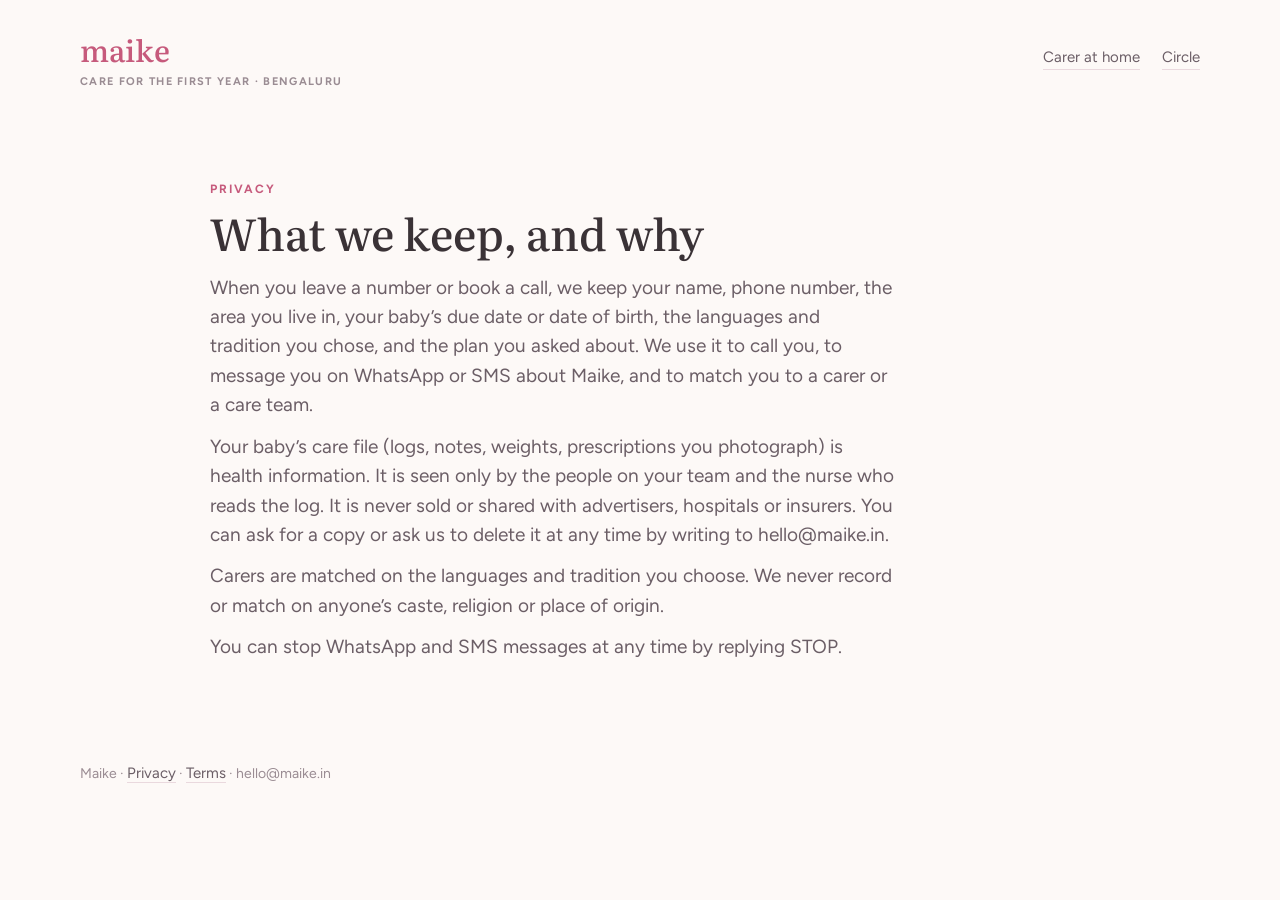
<file: privacy.html>
<!doctype html>
<html lang="en">
<head>
<meta charset="utf-8">
<title>Privacy · Maike</title>
<meta name="viewport" content="width=device-width,initial-scale=1,viewport-fit=cover">
<link rel="stylesheet" href="https://fonts.googleapis.com/css2?family=Literata:ital,opsz,wght@0,7..72,400..700;1,7..72,400..700&family=Figtree:wght@400;500;600;700&display=swap">
<style>
:root{
  --bg:#FDF9F7; --blush:#F9E7EA; --lilac:#F4EEF2; --card:#FFFFFF; --line:#EAD9DE;
  --ink:#3A3236; --ink-soft:#6B5E66; --muted:#9A8C93;
  --rose:#C65A7C; --rose-ink:#FFFFFF; --rose-soft:#FBE7EE;
  --sage:#6E9E8C; --sage-soft:#E8F1ED; --deep:#5B3A4E; --deep-fg:#F8EEF2; --deep-muted:#D3BCC6; --gold:#C9A46B;
  --display:"Literata",Georgia,"Times New Roman",serif; --body:"Figtree",-apple-system,BlinkMacSystemFont,"Segoe UI",Roboto,"Noto Sans",sans-serif;
}
@media (prefers-color-scheme:dark){:root:not([data-theme="light"]){--bg:#1E1A1D;--blush:#2B2126;--lilac:#262126;--card:#272226;--line:#3F343A;--ink:#F3E9ED;--ink-soft:#CDBEC5;--muted:#968A90;--rose:#E58AA6;--rose-ink:#1E1A1D;--rose-soft:#3C2A32;--sage:#8FBEAD;--sage-soft:#243129;--deep:#3A2531;--deep-fg:#F8EEF2;--deep-muted:#C8B2BC;--gold:#D4B482;color-scheme:dark}}
:root[data-theme="dark"]{--bg:#1E1A1D;--blush:#2B2126;--lilac:#262126;--card:#272226;--line:#3F343A;--ink:#F3E9ED;--ink-soft:#CDBEC5;--muted:#968A90;--rose:#E58AA6;--rose-ink:#1E1A1D;--rose-soft:#3C2A32;--sage:#8FBEAD;--sage-soft:#243129;--deep:#3A2531;--deep-fg:#F8EEF2;--deep-muted:#C8B2BC;--gold:#D4B482;color-scheme:dark}
*{box-sizing:border-box}
html{scroll-behavior:smooth}
body{margin:0;background:var(--bg);color:var(--ink);font-family:var(--body);font-size:16px;line-height:1.55}
.page{max-width:560px;margin:0 auto}
section,header,footer{padding-left:max(20px,env(safe-area-inset-left,0px));padding-right:max(20px,env(safe-area-inset-right,0px));padding-block:36px}
.blush{background:var(--blush)}.lilac{background:var(--lilac)}
h1,h2,h3{font-family:var(--display);font-weight:600;line-height:1.1;margin:0;text-wrap:balance}
h1{font-size:clamp(38px,10vw,50px)}
h2{font-size:34px;margin-bottom:12px}
h3{font-size:24px}
p{margin:0}
.eyebrow{font-size:12px;font-weight:700;letter-spacing:.16em;text-transform:uppercase;color:var(--rose);margin-bottom:10px}
.lede{font-size:17px;color:var(--ink-soft);max-width:36em}
.muted{color:var(--muted);font-size:14px}
.stack{display:flex;flex-direction:column;gap:14px}
header{display:flex;align-items:center;justify-content:space-between;padding-block:14px}
.brand{font-family:var(--display);font-size:26px;font-weight:600;color:var(--rose);text-decoration:none}
.brand small{display:block;font-family:var(--body);font-size:11px;letter-spacing:.12em;text-transform:uppercase;color:var(--muted);font-weight:700}
.nav{display:flex;gap:12px;white-space:nowrap}
.link{font-size:14px;color:var(--ink-soft);text-decoration:none;border-bottom:1px solid var(--line)}
.photo{width:100%;display:block;border-radius:26px;object-fit:cover}
.hero-photo{aspect-ratio:4/3.2}
.btn{display:flex;align-items:center;justify-content:center;width:100%;min-height:54px;border:0;border-radius:999px;padding:14px 20px;font:inherit;font-size:17px;font-weight:700;cursor:pointer;background:var(--rose);color:var(--rose-ink);text-decoration:none}
.btn.ghost{background:transparent;color:var(--ink);border:1.5px solid var(--line)}
.btn:focus-visible{outline:3px solid var(--sage);outline-offset:3px}
.offer{background:var(--card);border:1.5px solid var(--line);border-radius:26px;overflow:hidden;display:flex;flex-direction:column}
.offer img{width:100%;aspect-ratio:16/10;object-fit:cover;display:block}
.offer .body{padding:18px;display:flex;flex-direction:column;gap:10px}
.offer .when{font-size:12px;font-weight:700;letter-spacing:.14em;text-transform:uppercase;color:var(--sage)}
.offer .pr{font-family:var(--display);font-size:30px;font-weight:600;line-height:1}
.offer .pr small{font-family:var(--body);font-size:14px;color:var(--muted);font-weight:600}
.incl{display:flex;flex-direction:column;gap:7px;font-size:15px;color:var(--ink-soft)}
.incl div{display:flex;gap:10px}.incl div::before{content:"";width:6px;height:6px;border-radius:50%;background:var(--gold);flex:none;margin-top:.62em}
.tl{display:flex;flex-direction:column}
.tl>div{display:grid;grid-template-columns:86px 1fr;gap:12px;padding:12px 0;border-bottom:1px solid var(--line)}
.tl>div:last-child{border-bottom:0}
.tl time{font-family:var(--display);font-size:20px;font-weight:600;color:var(--rose);line-height:1.1;padding-top:2px}
.tl b{display:block;font-size:15px}.tl span{font-size:14px;color:var(--ink-soft)}
.tl .who{display:block;margin-top:4px;font-size:12.5px;font-weight:700;color:var(--sage)}
.strip{display:grid;grid-template-columns:repeat(3,1fr);gap:10px}
.strip div{background:var(--sage-soft);border-radius:18px;padding:12px 8px;text-align:center;display:flex;flex-direction:column;gap:4px;min-width:0}
.strip b{font-family:var(--display);font-size:24px;color:var(--sage);font-weight:600;line-height:1}
.strip span{font-size:12px;color:var(--ink-soft);line-height:1.3}
.card{background:var(--card);border:1px solid var(--line);border-radius:22px;padding:18px;display:flex;flex-direction:column;gap:10px}
.quote{font-family:var(--display);font-size:23px;line-height:1.3;font-weight:500;font-style:italic}
.h-maike{font-style:italic;color:var(--rose)}
/* home: first-year timeline */
.year{margin-top:44px;border-top:1px solid var(--line);padding-top:24px}
.year-h{font-family:var(--display);font-size:22px;font-weight:500;color:var(--ink);margin-bottom:18px}
.year-line{list-style:none;margin:0;padding:0 0 0 24px;display:flex;flex-direction:column;gap:20px;position:relative}
.year-line::before{content:"";position:absolute;left:5px;top:10px;bottom:10px;width:2px;background:var(--line)}
.year-line li{position:relative;display:flex;flex-direction:column;gap:3px}
.year-line li::before{content:"";position:absolute;left:-24px;top:6px;width:12px;height:12px;border-radius:50%;background:var(--rose)}
.year-line time{font-family:var(--display);font-weight:500;font-size:20px;color:var(--rose);line-height:1.1}
.year-line .ev{font-size:14px;color:var(--muted)}
.year-line b{font-size:15.5px;font-weight:600;color:var(--ink);line-height:1.35}
.year-line .tags{display:flex;gap:6px;margin-top:4px}
.year-line .tags i{font-style:normal;font-size:12px;font-weight:700;padding:3px 10px;border-radius:999px}
.t-carer{background:var(--rose-soft);color:var(--rose)}
.t-team{background:var(--sage-soft);color:var(--sage)}
.t-nanny{background:var(--lilac);color:var(--deep)}
@media (min-width:768px){
  .year{margin-top:48px}
  .year-line{flex-direction:row;padding:26px 0 0;gap:24px}
  .year-line::before{left:0;right:0;top:5px;bottom:auto;width:auto;height:2px}
  .year-line li{flex:1 1 0;min-width:0}
  .year-line li::before{left:0;top:-26px}
}
/* home: the two plans as two chapters */
.chapters{display:flex;flex-direction:column;gap:0;margin-top:18px}
.chapter{background:var(--card);border-radius:26px;overflow:hidden;display:flex;flex-direction:column;box-shadow:0 1px 0 var(--line)}
.ch-photo{position:relative}
.ch-photo img{width:100%;aspect-ratio:16/10;object-fit:cover;display:block;background:var(--lilac)}
.ch-tag{position:absolute;left:14px;top:14px;background:var(--card);color:var(--deep);font-family:var(--display);font-style:italic;font-size:15px;padding:5px 14px;border-radius:999px}
.ch-body{padding:20px 20px 22px;display:flex;flex-direction:column;gap:12px;flex:1}
.ch-body h3{font-size:28px}
.ch-line{font-size:15.5px;color:var(--ink-soft);line-height:1.5}
.facts{display:grid;grid-template-columns:repeat(3,1fr);margin:6px 0 4px;border-top:1px solid var(--line);border-bottom:1px solid var(--line)}
.facts div{padding:14px 10px 12px;display:flex;flex-direction:column;gap:3px;min-width:0}
.facts div+div{border-left:1px solid var(--line)}
.facts div:first-child{padding-left:0}
.facts dt{font-family:var(--display);font-weight:500;font-size:clamp(20px,5.6vw,26px);color:var(--rose);line-height:1;white-space:nowrap}
.facts dd{margin:0;font-size:12.5px;line-height:1.35;color:var(--ink-soft)}
.ch-body .btn{margin-top:auto}
.bridge{align-self:center;display:flex;align-items:center;justify-content:center;width:76px;height:76px;margin:-14px 0;border-radius:50%;background:var(--card);border:2px solid var(--blush);box-shadow:0 0 0 6px var(--blush);position:relative;z-index:1}
.bridge b{font-family:var(--display);font-style:italic;font-weight:500;font-size:17px;color:var(--rose);white-space:nowrap;line-height:1}
.bridge b::after{content:" ↓"}
@media (min-width:768px){
  .chapters{display:grid;grid-template-columns:minmax(0,1fr) 24px minmax(0,1fr);align-items:stretch}
  .bridge{margin:0 -26px;align-self:center}
  .bridge b::after{content:" →"}
  .ch-body{padding:24px 26px 26px}
  .facts dt{font-size:26px}
}
/* home: why we started, then and now */
.tn{display:flex;flex-direction:column;gap:18px;margin-top:18px}
.tn-photo{margin:0;display:flex;flex-direction:column;gap:8px}
.tn-photo img{width:100%;aspect-ratio:4/3;object-fit:cover;border-radius:24px;display:block;background:var(--lilac)}
.tn-photo figcaption{font-family:var(--display);font-style:italic;font-size:15px;color:var(--ink-soft)}
.tn-table{background:var(--card);border-radius:24px;padding:6px 18px 18px;display:flex;flex-direction:column}
.tn-head,.tn-row{display:grid;grid-template-columns:1fr 1fr;gap:16px}
.tn-head{padding:14px 0 10px;border-bottom:1px solid var(--line)}
.tn-head span{font-size:11.5px;font-weight:700;letter-spacing:.12em;text-transform:uppercase;color:var(--gold)}
.tn-head span+span{color:var(--muted)}
.tn-row{padding:14px 0;border-bottom:1px solid var(--line)}
.tn-row p{display:flex;flex-direction:column;gap:6px;font-size:14.5px;line-height:1.4}
.tn-row svg{width:24px;height:24px;fill:none;stroke-width:1.6;stroke-linecap:round;stroke-linejoin:round}
.tn-then{color:var(--deep)}
.tn-then svg{stroke:var(--gold)}
.tn-now{color:var(--ink-soft)}
.tn-now svg{stroke:var(--muted)}
.tn-maike{margin-top:16px;background:var(--rose-soft);border-radius:16px;padding:14px 16px;font-size:15px;line-height:1.45;color:var(--ink)}
.tn-maike b{display:block;font-size:11.5px;letter-spacing:.12em;text-transform:uppercase;color:var(--rose);margin-bottom:3px}
.tn-quote{margin:22px 0 0;padding:0 0 0 18px;border-left:3px solid var(--rose)}
.tn-quote blockquote{margin:0;font-family:var(--display);font-style:italic;font-size:21px;line-height:1.35;color:var(--ink)}
.tn-quote figcaption{margin-top:8px;font-size:13px;color:var(--muted)}
@media (min-width:768px){
  .tn{display:grid;grid-template-columns:minmax(0,5fr) minmax(0,7fr);gap:28px;align-items:stretch}
  .tn-photo img{aspect-ratio:auto;height:100%;min-height:360px;flex:1}
  .tn-table{padding:8px 26px 24px}
  .tn-row p{flex-direction:row;align-items:flex-start;gap:12px;font-size:15.5px}
  .tn-row svg{flex:none;margin-top:1px}
  .tn-quote{max-width:760px;margin-top:32px}
  .tn-quote blockquote{font-size:24px}
}
@media (prefers-reduced-motion:reduce){*{transition:none!important}html{scroll-behavior:auto}}
</style>
<meta name="description" content="How Maike handles your information.">
<meta property="og:title" content="Privacy · Maike">
<meta property="og:description" content="How Maike handles your information.">
<meta property="og:image" content="https://www.maike.space/assets/img/mother-feeding.jpg">
<meta property="og:type" content="website">
<meta property="og:site_name" content="Maike">
<meta name="theme-color" content="#FDF9F7">
<link rel="icon" href="assets/img/favicon.svg" type="image/svg+xml">
<link rel="stylesheet" href="assets/css/responsive.css?v=f8de91a2">
<script src="config.js?v=4e914e7e"></script>
<script src="assets/js/leads.js?v=7315862d" defer></script>
</head>
<body>
<div class="page">
<header><a class="brand" href="./">maike<small>Care for the first year · Bengaluru</small></a><nav class="nav"><a class="link" href="first-ten-weeks.html">Carer at home</a><a class="link" href="circle.html">Circle</a></nav></header>
<section><p class="eyebrow">Privacy</p><h2>What we keep, and why</h2><div class="stack" style="gap:12px;margin-top:8px">
<p class="lede">When you leave a number or book a call, we keep your name, phone number, the area you live in, your baby’s due date or date of birth, the languages and tradition you chose, and the plan you asked about. We use it to call you, to message you on WhatsApp or SMS about Maike, and to match you to a carer or a care team.</p>
<p class="lede">Your baby’s care file (logs, notes, weights, prescriptions you photograph) is health information. It is seen only by the people on your team and the nurse who reads the log. It is never sold or shared with advertisers, hospitals or insurers. You can ask for a copy or ask us to delete it at any time by writing to hello@maike.in.</p>
<p class="lede">Carers are matched on the languages and tradition you choose. We never record or match on anyone’s caste, religion or place of origin.</p>
<p class="lede">You can stop WhatsApp and SMS messages at any time by replying STOP.</p>
</div></section>
<footer><p class="muted">Maike · <a class="link" href="privacy.html">Privacy</a> · <a class="link" href="terms.html">Terms</a> · hello@maike.in</p></footer>
</div>
</body>
</html>
</file>
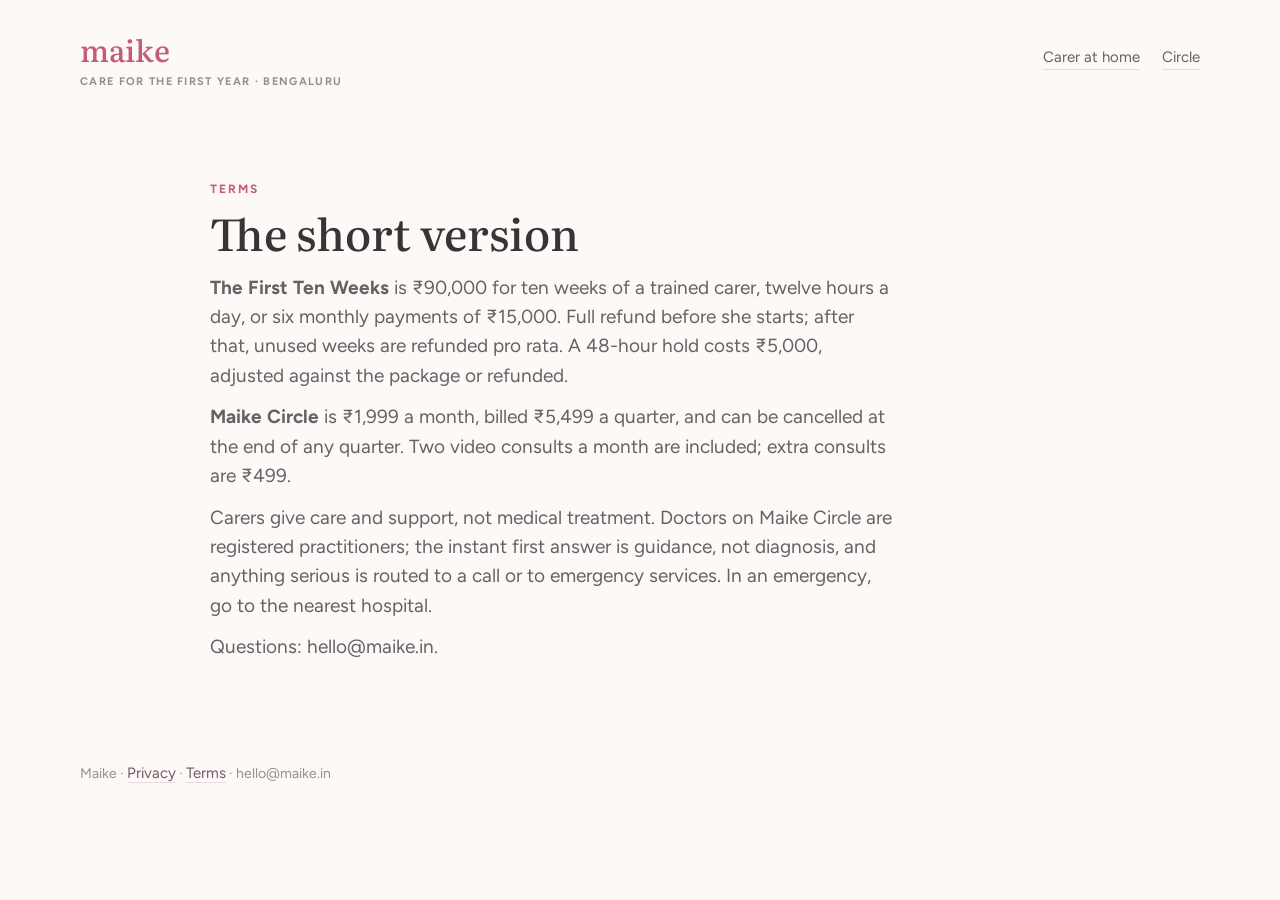
<file: terms.html>
<!doctype html>
<html lang="en">
<head>
<meta charset="utf-8">
<title>Terms · Maike</title>
<meta name="viewport" content="width=device-width,initial-scale=1,viewport-fit=cover">
<link rel="stylesheet" href="https://fonts.googleapis.com/css2?family=Literata:ital,opsz,wght@0,7..72,400..700;1,7..72,400..700&family=Figtree:wght@400;500;600;700&display=swap">
<style>
:root{
  --bg:#FDF9F7; --blush:#F9E7EA; --lilac:#F4EEF2; --card:#FFFFFF; --line:#EAD9DE;
  --ink:#3A3236; --ink-soft:#6B5E66; --muted:#9A8C93;
  --rose:#C65A7C; --rose-ink:#FFFFFF; --rose-soft:#FBE7EE;
  --sage:#6E9E8C; --sage-soft:#E8F1ED; --deep:#5B3A4E; --deep-fg:#F8EEF2; --deep-muted:#D3BCC6; --gold:#C9A46B;
  --display:"Literata",Georgia,"Times New Roman",serif; --body:"Figtree",-apple-system,BlinkMacSystemFont,"Segoe UI",Roboto,"Noto Sans",sans-serif;
}
@media (prefers-color-scheme:dark){:root:not([data-theme="light"]){--bg:#1E1A1D;--blush:#2B2126;--lilac:#262126;--card:#272226;--line:#3F343A;--ink:#F3E9ED;--ink-soft:#CDBEC5;--muted:#968A90;--rose:#E58AA6;--rose-ink:#1E1A1D;--rose-soft:#3C2A32;--sage:#8FBEAD;--sage-soft:#243129;--deep:#3A2531;--deep-fg:#F8EEF2;--deep-muted:#C8B2BC;--gold:#D4B482;color-scheme:dark}}
:root[data-theme="dark"]{--bg:#1E1A1D;--blush:#2B2126;--lilac:#262126;--card:#272226;--line:#3F343A;--ink:#F3E9ED;--ink-soft:#CDBEC5;--muted:#968A90;--rose:#E58AA6;--rose-ink:#1E1A1D;--rose-soft:#3C2A32;--sage:#8FBEAD;--sage-soft:#243129;--deep:#3A2531;--deep-fg:#F8EEF2;--deep-muted:#C8B2BC;--gold:#D4B482;color-scheme:dark}
*{box-sizing:border-box}
html{scroll-behavior:smooth}
body{margin:0;background:var(--bg);color:var(--ink);font-family:var(--body);font-size:16px;line-height:1.55}
.page{max-width:560px;margin:0 auto}
section,header,footer{padding-left:max(20px,env(safe-area-inset-left,0px));padding-right:max(20px,env(safe-area-inset-right,0px));padding-block:36px}
.blush{background:var(--blush)}.lilac{background:var(--lilac)}
h1,h2,h3{font-family:var(--display);font-weight:600;line-height:1.1;margin:0;text-wrap:balance}
h1{font-size:clamp(38px,10vw,50px)}
h2{font-size:34px;margin-bottom:12px}
h3{font-size:24px}
p{margin:0}
.eyebrow{font-size:12px;font-weight:700;letter-spacing:.16em;text-transform:uppercase;color:var(--rose);margin-bottom:10px}
.lede{font-size:17px;color:var(--ink-soft);max-width:36em}
.muted{color:var(--muted);font-size:14px}
.stack{display:flex;flex-direction:column;gap:14px}
header{display:flex;align-items:center;justify-content:space-between;padding-block:14px}
.brand{font-family:var(--display);font-size:26px;font-weight:600;color:var(--rose);text-decoration:none}
.brand small{display:block;font-family:var(--body);font-size:11px;letter-spacing:.12em;text-transform:uppercase;color:var(--muted);font-weight:700}
.nav{display:flex;gap:12px;white-space:nowrap}
.link{font-size:14px;color:var(--ink-soft);text-decoration:none;border-bottom:1px solid var(--line)}
.photo{width:100%;display:block;border-radius:26px;object-fit:cover}
.hero-photo{aspect-ratio:4/3.2}
.btn{display:flex;align-items:center;justify-content:center;width:100%;min-height:54px;border:0;border-radius:999px;padding:14px 20px;font:inherit;font-size:17px;font-weight:700;cursor:pointer;background:var(--rose);color:var(--rose-ink);text-decoration:none}
.btn.ghost{background:transparent;color:var(--ink);border:1.5px solid var(--line)}
.btn:focus-visible{outline:3px solid var(--sage);outline-offset:3px}
.offer{background:var(--card);border:1.5px solid var(--line);border-radius:26px;overflow:hidden;display:flex;flex-direction:column}
.offer img{width:100%;aspect-ratio:16/10;object-fit:cover;display:block}
.offer .body{padding:18px;display:flex;flex-direction:column;gap:10px}
.offer .when{font-size:12px;font-weight:700;letter-spacing:.14em;text-transform:uppercase;color:var(--sage)}
.offer .pr{font-family:var(--display);font-size:30px;font-weight:600;line-height:1}
.offer .pr small{font-family:var(--body);font-size:14px;color:var(--muted);font-weight:600}
.incl{display:flex;flex-direction:column;gap:7px;font-size:15px;color:var(--ink-soft)}
.incl div{display:flex;gap:10px}.incl div::before{content:"";width:6px;height:6px;border-radius:50%;background:var(--gold);flex:none;margin-top:.62em}
.tl{display:flex;flex-direction:column}
.tl>div{display:grid;grid-template-columns:86px 1fr;gap:12px;padding:12px 0;border-bottom:1px solid var(--line)}
.tl>div:last-child{border-bottom:0}
.tl time{font-family:var(--display);font-size:20px;font-weight:600;color:var(--rose);line-height:1.1;padding-top:2px}
.tl b{display:block;font-size:15px}.tl span{font-size:14px;color:var(--ink-soft)}
.tl .who{display:block;margin-top:4px;font-size:12.5px;font-weight:700;color:var(--sage)}
.strip{display:grid;grid-template-columns:repeat(3,1fr);gap:10px}
.strip div{background:var(--sage-soft);border-radius:18px;padding:12px 8px;text-align:center;display:flex;flex-direction:column;gap:4px;min-width:0}
.strip b{font-family:var(--display);font-size:24px;color:var(--sage);font-weight:600;line-height:1}
.strip span{font-size:12px;color:var(--ink-soft);line-height:1.3}
.card{background:var(--card);border:1px solid var(--line);border-radius:22px;padding:18px;display:flex;flex-direction:column;gap:10px}
.quote{font-family:var(--display);font-size:23px;line-height:1.3;font-weight:500;font-style:italic}
.h-maike{font-style:italic;color:var(--rose)}
/* home: first-year timeline */
.year{margin-top:44px;border-top:1px solid var(--line);padding-top:24px}
.year-h{font-family:var(--display);font-size:22px;font-weight:500;color:var(--ink);margin-bottom:18px}
.year-line{list-style:none;margin:0;padding:0 0 0 24px;display:flex;flex-direction:column;gap:20px;position:relative}
.year-line::before{content:"";position:absolute;left:5px;top:10px;bottom:10px;width:2px;background:var(--line)}
.year-line li{position:relative;display:flex;flex-direction:column;gap:3px}
.year-line li::before{content:"";position:absolute;left:-24px;top:6px;width:12px;height:12px;border-radius:50%;background:var(--rose)}
.year-line time{font-family:var(--display);font-weight:500;font-size:20px;color:var(--rose);line-height:1.1}
.year-line .ev{font-size:14px;color:var(--muted)}
.year-line b{font-size:15.5px;font-weight:600;color:var(--ink);line-height:1.35}
.year-line .tags{display:flex;gap:6px;margin-top:4px}
.year-line .tags i{font-style:normal;font-size:12px;font-weight:700;padding:3px 10px;border-radius:999px}
.t-carer{background:var(--rose-soft);color:var(--rose)}
.t-team{background:var(--sage-soft);color:var(--sage)}
.t-nanny{background:var(--lilac);color:var(--deep)}
@media (min-width:768px){
  .year{margin-top:48px}
  .year-line{flex-direction:row;padding:26px 0 0;gap:24px}
  .year-line::before{left:0;right:0;top:5px;bottom:auto;width:auto;height:2px}
  .year-line li{flex:1 1 0;min-width:0}
  .year-line li::before{left:0;top:-26px}
}
/* home: the two plans as two chapters */
.chapters{display:flex;flex-direction:column;gap:0;margin-top:18px}
.chapter{background:var(--card);border-radius:26px;overflow:hidden;display:flex;flex-direction:column;box-shadow:0 1px 0 var(--line)}
.ch-photo{position:relative}
.ch-photo img{width:100%;aspect-ratio:16/10;object-fit:cover;display:block;background:var(--lilac)}
.ch-tag{position:absolute;left:14px;top:14px;background:var(--card);color:var(--deep);font-family:var(--display);font-style:italic;font-size:15px;padding:5px 14px;border-radius:999px}
.ch-body{padding:20px 20px 22px;display:flex;flex-direction:column;gap:12px;flex:1}
.ch-body h3{font-size:28px}
.ch-line{font-size:15.5px;color:var(--ink-soft);line-height:1.5}
.facts{display:grid;grid-template-columns:repeat(3,1fr);margin:6px 0 4px;border-top:1px solid var(--line);border-bottom:1px solid var(--line)}
.facts div{padding:14px 10px 12px;display:flex;flex-direction:column;gap:3px;min-width:0}
.facts div+div{border-left:1px solid var(--line)}
.facts div:first-child{padding-left:0}
.facts dt{font-family:var(--display);font-weight:500;font-size:clamp(20px,5.6vw,26px);color:var(--rose);line-height:1;white-space:nowrap}
.facts dd{margin:0;font-size:12.5px;line-height:1.35;color:var(--ink-soft)}
.ch-body .btn{margin-top:auto}
.bridge{align-self:center;display:flex;align-items:center;justify-content:center;width:76px;height:76px;margin:-14px 0;border-radius:50%;background:var(--card);border:2px solid var(--blush);box-shadow:0 0 0 6px var(--blush);position:relative;z-index:1}
.bridge b{font-family:var(--display);font-style:italic;font-weight:500;font-size:17px;color:var(--rose);white-space:nowrap;line-height:1}
.bridge b::after{content:" ↓"}
@media (min-width:768px){
  .chapters{display:grid;grid-template-columns:minmax(0,1fr) 24px minmax(0,1fr);align-items:stretch}
  .bridge{margin:0 -26px;align-self:center}
  .bridge b::after{content:" →"}
  .ch-body{padding:24px 26px 26px}
  .facts dt{font-size:26px}
}
/* home: why we started, then and now */
.tn{display:flex;flex-direction:column;gap:18px;margin-top:18px}
.tn-photo{margin:0;display:flex;flex-direction:column;gap:8px}
.tn-photo img{width:100%;aspect-ratio:4/3;object-fit:cover;border-radius:24px;display:block;background:var(--lilac)}
.tn-photo figcaption{font-family:var(--display);font-style:italic;font-size:15px;color:var(--ink-soft)}
.tn-table{background:var(--card);border-radius:24px;padding:6px 18px 18px;display:flex;flex-direction:column}
.tn-head,.tn-row{display:grid;grid-template-columns:1fr 1fr;gap:16px}
.tn-head{padding:14px 0 10px;border-bottom:1px solid var(--line)}
.tn-head span{font-size:11.5px;font-weight:700;letter-spacing:.12em;text-transform:uppercase;color:var(--gold)}
.tn-head span+span{color:var(--muted)}
.tn-row{padding:14px 0;border-bottom:1px solid var(--line)}
.tn-row p{display:flex;flex-direction:column;gap:6px;font-size:14.5px;line-height:1.4}
.tn-row svg{width:24px;height:24px;fill:none;stroke-width:1.6;stroke-linecap:round;stroke-linejoin:round}
.tn-then{color:var(--deep)}
.tn-then svg{stroke:var(--gold)}
.tn-now{color:var(--ink-soft)}
.tn-now svg{stroke:var(--muted)}
.tn-maike{margin-top:16px;background:var(--rose-soft);border-radius:16px;padding:14px 16px;font-size:15px;line-height:1.45;color:var(--ink)}
.tn-maike b{display:block;font-size:11.5px;letter-spacing:.12em;text-transform:uppercase;color:var(--rose);margin-bottom:3px}
.tn-quote{margin:22px 0 0;padding:0 0 0 18px;border-left:3px solid var(--rose)}
.tn-quote blockquote{margin:0;font-family:var(--display);font-style:italic;font-size:21px;line-height:1.35;color:var(--ink)}
.tn-quote figcaption{margin-top:8px;font-size:13px;color:var(--muted)}
@media (min-width:768px){
  .tn{display:grid;grid-template-columns:minmax(0,5fr) minmax(0,7fr);gap:28px;align-items:stretch}
  .tn-photo img{aspect-ratio:auto;height:100%;min-height:360px;flex:1}
  .tn-table{padding:8px 26px 24px}
  .tn-row p{flex-direction:row;align-items:flex-start;gap:12px;font-size:15.5px}
  .tn-row svg{flex:none;margin-top:1px}
  .tn-quote{max-width:760px;margin-top:32px}
  .tn-quote blockquote{font-size:24px}
}
@media (prefers-reduced-motion:reduce){*{transition:none!important}html{scroll-behavior:auto}}
</style>
<meta name="description" content="Maike terms of service, in plain language.">
<meta property="og:title" content="Terms · Maike">
<meta property="og:description" content="Maike terms of service, in plain language.">
<meta property="og:image" content="https://www.maike.space/assets/img/mother-feeding.jpg">
<meta property="og:type" content="website">
<meta property="og:site_name" content="Maike">
<meta name="theme-color" content="#FDF9F7">
<link rel="icon" href="assets/img/favicon.svg" type="image/svg+xml">
<link rel="stylesheet" href="assets/css/responsive.css?v=f8de91a2">
<script src="config.js?v=4e914e7e"></script>
<script src="assets/js/leads.js?v=7315862d" defer></script>
</head>
<body>
<div class="page">
<header><a class="brand" href="./">maike<small>Care for the first year · Bengaluru</small></a><nav class="nav"><a class="link" href="first-ten-weeks.html">Carer at home</a><a class="link" href="circle.html">Circle</a></nav></header>
<section><p class="eyebrow">Terms</p><h2>The short version</h2><div class="stack" style="gap:12px;margin-top:8px">
<p class="lede"><b>The First Ten Weeks</b> is ₹90,000 for ten weeks of a trained carer, twelve hours a day, or six monthly payments of ₹15,000. Full refund before she starts; after that, unused weeks are refunded pro rata. A 48-hour hold costs ₹5,000, adjusted against the package or refunded.</p>
<p class="lede"><b>Maike Circle</b> is ₹1,999 a month, billed ₹5,499 a quarter, and can be cancelled at the end of any quarter. Two video consults a month are included; extra consults are ₹499.</p>
<p class="lede">Carers give care and support, not medical treatment. Doctors on Maike Circle are registered practitioners; the instant first answer is guidance, not diagnosis, and anything serious is routed to a call or to emergency services. In an emergency, go to the nearest hospital.</p>
<p class="lede">Questions: hello@maike.in.</p>
</div></section>
<footer><p class="muted">Maike · <a class="link" href="privacy.html">Privacy</a> · <a class="link" href="terms.html">Terms</a> · hello@maike.in</p></footer>
</div>
</body>
</html>
</file>
<file: assets/css/responsive.css>
/* Maike - tablet and desktop layout on top of the mobile-first page styles.
   Phone: single column (page styles). Tablet ≥768: two-column hero and grids. Desktop ≥1024: three-column grids, larger type. */
/* Literata adjusts its shapes to the size it is shown at (optical sizing); the serif runs at 500 throughout. */
html{font-optical-sizing:auto}
h1,h2,h3,.q,.brand,.quote,.step em,.strip b,.tl time,.offer .pr,.price strong,.avatar,.ccard .nm,.pcard .nm,.pcard .amt,.tbox .nm{font-weight:500}
.nav{display:flex;gap:12px;white-space:nowrap;align-items:center}
.row{display:flex;align-items:center;gap:10px;flex-wrap:wrap}
.hero{display:flex;flex-direction:column;gap:18px}
.hero-copy{display:contents}
.hero img.hero-photo{order:-1}
.fgrid{display:grid;gap:12px}
.chk input[type=checkbox]{margin:0}
#lf-msg:empty{display:none}
.wa-link[hidden]{display:none}
img.photo,.offer img{background:var(--lilac)}
img{max-width:100%}
.brand{white-space:nowrap}
.hero .price{flex-wrap:wrap;column-gap:16px;row-gap:4px}
.hero .price strong{white-space:nowrap}
.hero .price small{text-align:left}

/* phones: buttons side by side when they fit, stacked full width when they don't */
.hero-cta .btn{flex:1 1 180px;width:auto;padding-inline:22px}

/* phones: keep the first button above the fold */
@media (max-width:767px){
  .hero img.hero-photo{aspect-ratio:3/2}
  #top{padding-top:4px}
  .hero{gap:14px}
  .hero-copy>.eyebrow{margin-bottom:-4px}
  .hero-copy .lede{font-size:16px}
  .hero-copy h1{font-size:clamp(32px,9.2vw,44px);line-height:1.1}
  .brand{font-size:24px}
  header{flex-wrap:wrap;row-gap:8px;column-gap:16px}
}

/* small phones */
@media (max-width:380px){
  section,header,footer{padding-left:16px;padding-right:16px}
  .brand small{font-size:10px;letter-spacing:.08em}
  .nav{gap:10px}.link{font-size:13px}
  .strip span{font-size:11px}
  .strip b{font-size:21px}
}

@media (min-width:720px){
  .fgrid{grid-template-columns:1fr 1fr}
  .tgrid{grid-template-columns:1fr 1fr}
  .strip b{font-size:28px}
}

/* ---------- tablet and up: full-width sections, two-column hero ---------- */
@media (min-width:768px){
  .page{max-width:none}
  section,header,footer{padding-left:max(32px,calc(50% - 560px));padding-right:max(32px,calc(50% - 560px))}
  section{padding-block:52px}
  header{padding-block:22px}
  .brand{font-size:28px}
  .nav{gap:18px}
  .link{font-size:15px}
  h2{font-size:clamp(36px,4.2vw,44px);margin-bottom:16px}
  h3{font-size:25px}
  .q{font-size:clamp(32px,3.6vw,38px)}
  .lede{font-size:18px}

  /* hero: copy left, photograph right, both starting at the same line */
  #top{padding-top:12px;padding-bottom:40px}
  .hero{display:grid;grid-template-columns:minmax(0,1fr) minmax(0,1fr);column-gap:clamp(32px,5vw,88px);align-items:center}
  .hero-copy{display:flex;flex-direction:column;gap:16px;max-width:520px}
  .hero img.hero-photo{order:0;aspect-ratio:4/4.6;max-height:640px;width:100%;border-radius:28px}
  .hero-copy>.eyebrow{margin-bottom:0}
  .hero-copy h1{font-size:clamp(38px,4.2vw,54px);line-height:1.08;letter-spacing:-.01em}
  .hero-copy .lede{font-size:clamp(16px,1.6vw,18px);line-height:1.5}
  .hero-cta{margin-top:6px}
  .hero-cta .btn{flex:1 1 auto;min-width:0}
  .hero form,.hero .card{max-width:520px}
  section>.stack:not(.offers):not(.stories){max-width:none}
  /* Text-led sections become one centred column; sections with wide grids keep the full width. */
  section:not(#top):not(:has(.strip,.offers,.chapters,.tn,.steps,.team,.stories,.plan,table,.carers,.lf))>*{max-width:860px;margin-left:auto!important;margin-right:auto!important}
  section:not(#top):not(:has(.strip,.offers,.chapters,.tn,.steps,.team,.stories,.plan,table,.carers,.lf))>:is(figure,div,form){width:100%}
  section>.btn{max-width:420px;margin-left:auto;margin-right:auto}
  figure,.chat,.card.tl,.card.log,.tbox,#faq>div{max-width:none}
  /* full-width photographs further down the page: wide, not tall */
  section img.photo:not(.hero-photo){max-height:min(540px,70vh)}

  /* home */
  .offers{grid-template-columns:1fr 1fr;display:grid;gap:20px}
  .offer img{aspect-ratio:16/10}

  /* two-column content */
  .team{grid-template-columns:1fr 1fr;gap:12px}
  .plan{grid-template-columns:1fr 1fr;align-items:start;gap:16px}
  .strip{max-width:860px;margin-inline:auto;width:100%}
  .strip span{font-size:13px}
  table{font-size:15px}
  td:first-child{width:24%}
  details summary{font-size:17px}
  .sticky{display:none}
  .spacer{display:none}

  /* flows become a centred panel instead of a full screen */
  body.locked::after{content:"";position:fixed;inset:0;background:rgba(58,50,54,.48);z-index:25}
  #flow{left:50%;right:auto;top:4vh;bottom:4vh;width:min(600px,92vw);transform:translateX(-50%);border-radius:28px;border:1px solid var(--line);box-shadow:0 30px 80px rgba(58,50,54,.25);overflow:hidden;padding-top:0}
  .ffoot{border-radius:0 0 28px 28px}
}

/* ---------- desktop ---------- */
@media (min-width:1024px){
  section,header,footer{padding-left:max(48px,calc(50% - 560px));padding-right:max(48px,calc(50% - 560px))}
  section{padding-block:64px}
  header{padding-block:26px}
  .brand{font-size:30px}
  .nav{gap:22px}
  .lede{font-size:19px}
  .hero{align-items:start}
  .hero img.hero-photo{aspect-ratio:4/4.4;border-radius:32px;margin-top:6px}
  .offers{gap:24px}
  .offer img{aspect-ratio:16/9}
  .steps{display:grid;grid-template-columns:repeat(3,1fr);gap:28px}
  .step{grid-template-columns:52px 1fr}
  .stories{display:grid;grid-template-columns:repeat(3,1fr);gap:16px}
  .stories>.muted{grid-column:1/-1}
  .strip b{font-size:30px}.strip span{font-size:13.5px}
  td:first-child{width:22%}
}

@media (min-width:1280px){
  .hero{column-gap:88px}
}

/* ---------- insight-led hero (all pages): definition line, app cards on the photo, "usually vs with Maike" row ---------- */
/* hero: insight-led */
.def{font-family:var(--display);font-size:16px;line-height:1.4;color:var(--ink-soft);margin:0 0 6px;padding-left:12px;border-left:2px solid var(--rose-soft)}
.def b{font-weight:500;color:var(--rose)}
.def i{color:var(--muted);margin:0 2px}
.hero-visual{margin:0 0 18px;position:relative;order:-1}
.hv-card{position:absolute;background:var(--card);border:1px solid var(--line);border-radius:14px;padding:9px 14px;display:flex;flex-direction:column;gap:2px;box-shadow:0 8px 24px rgba(58,50,54,.12);max-width:260px;font-size:13px;line-height:1.35}
.hv-card small{font-size:11px;font-weight:700;letter-spacing:.06em;text-transform:uppercase;color:var(--sage)}
.hv-card b{font-size:14.5px;color:var(--ink)}
.hv-card span{color:var(--ink-soft)}
.hv-log{left:12px;bottom:-22px}
.hv-note{display:none}
.gaps{margin-top:40px;border-top:1px solid var(--line);padding-top:22px}
.gaps-h{font-size:12px;font-weight:700;letter-spacing:.14em;text-transform:uppercase;color:var(--muted);margin-bottom:14px}
.gaps ol{list-style:none;margin:0;padding:0;display:grid;gap:10px}
.gaps li{background:var(--card);border:1px solid var(--line);border-radius:18px;padding:14px 16px;display:flex;flex-direction:column;gap:8px}
.gaps .was{font-size:14px;color:var(--ink-soft);line-height:1.4}
.gaps .was::before{content:"Usually";display:block;font-size:11px;font-weight:700;letter-spacing:.1em;text-transform:uppercase;color:var(--muted);margin-bottom:2px}
.gaps .now{font-size:14.5px;font-weight:600;color:var(--ink);line-height:1.4;border-top:1px dashed var(--line);padding-top:8px}
.gaps .now::before{content:"With Maike";display:block;font-size:11px;font-weight:700;letter-spacing:.1em;text-transform:uppercase;color:var(--sage);margin-bottom:2px}
@media (max-width:767px){
  #top .eyebrow{display:none}
  .def{font-size:15px}
  .hv-log{padding:8px 12px;bottom:-18px}
  .hero-visual{margin-bottom:12px}
}
@media (min-width:768px){
  .hero-visual{order:0;margin:0}
  .hv-log{left:-28px;bottom:auto;top:28px}
  .hv-note{display:flex;right:-20px;bottom:30px}
  .gaps ol{grid-template-columns:1fr 1fr;gap:14px}
}
@media (min-width:1024px){
  .def{font-size:17px}
  .hv-card{max-width:270px}
  .gaps ol{grid-template-columns:repeat(4,1fr)}
}

/* ---------- home lead form: chips, live summary ---------- */
#talk .in{width:100%;min-height:50px;border:1.5px solid var(--line);border-radius:14px;padding:12px 14px;font:inherit;font-size:16px;background:var(--card);color:var(--ink);transition:border-color .15s}
#talk .in:focus{outline:none;border-color:var(--rose);box-shadow:0 0 0 3px var(--rose-soft)}
#talk .lbl{font-size:13px;font-weight:700;color:var(--ink-soft)}
.lf{display:grid;gap:14px;align-items:start}
.lf-main{gap:0;padding:20px 20px 18px;min-height:340px;display:flex;flex-direction:column}
.lf-progress{display:flex;gap:6px}
.lf-progress i{flex:1;height:4px;border-radius:2px;background:var(--line);transition:background .25s}
.lf-progress i.on{background:var(--rose)}
.lf-count{font-size:12px;font-weight:700;letter-spacing:.1em;text-transform:uppercase;color:var(--muted);margin:12px 0 4px}
.lf-step{border:0;margin:0;padding:0;min-width:0;animation:lfIn .25s ease}
.lf-step[hidden]{display:none}
.lf-step legend{font-family:var(--display);font-size:26px;font-weight:500;color:var(--ink);padding:0;margin-bottom:16px;line-height:1.2}
.lf-step legend label{font:inherit;color:inherit}
@keyframes lfIn{from{transform:translateY(6px)}to{transform:none}}
#talk .btn:disabled{opacity:.45;cursor:default}
@media (prefers-reduced-motion:reduce){.lf-step{animation:none}}
.lf-nav{display:flex;align-items:center;justify-content:space-between;gap:12px;margin-top:auto;padding-top:22px}
.lf-back{background:none;border:0;font:inherit;font-weight:700;color:var(--ink-soft);cursor:pointer;padding:10px 4px}
.lf-back[hidden],.lf-next[hidden]{display:none}
.lf-next{width:auto;min-width:140px;margin-left:auto}
.lf-ac{position:relative;max-width:420px}
.lf-ac-list{position:absolute;left:0;right:0;top:calc(100% + 6px);list-style:none;margin:0;padding:6px;background:var(--card);border:1px solid var(--line);border-radius:16px;box-shadow:0 14px 34px rgba(58,50,54,.14);z-index:5;max-height:300px;overflow:auto}
.lf-ac-list[hidden]{display:none}
.lf-ac-h{font-size:11px;font-weight:700;letter-spacing:.1em;text-transform:uppercase;color:var(--muted);padding:8px 10px 4px}
.lf-ac-list li[role=option]{display:flex;justify-content:space-between;align-items:center;gap:10px;padding:10px 10px;border-radius:10px;cursor:pointer;font-size:15px}
.lf-ac-list li.act,.lf-ac-list li[role=option]:hover{background:var(--blush)}
.lf-ac-list em{font-style:normal;font-size:12px;font-weight:700;white-space:nowrap}
.c-yes{color:var(--sage)}.c-no{color:var(--muted)}.c-check{color:var(--rose)}
.lf-chips{display:flex;flex-wrap:wrap;gap:8px}
.lf-chip{position:relative;cursor:pointer}
.lf-chip input{position:absolute;opacity:0;width:1px;height:1px}
.lf-chip span{display:inline-flex;align-items:center;gap:7px;min-height:48px;padding:11px 18px;border:1.5px solid var(--line);border-radius:999px;background:var(--card);font-size:15.5px;font-weight:600;color:var(--ink);transition:background .15s,border-color .15s,transform .1s}
.lf-chip:hover span{border-color:var(--rose)}
.lf-chip input:checked+span{background:var(--rose-soft);border-color:var(--rose);color:var(--deep)}
.lf-chip input:checked+span::before{content:"✓";font-size:12px;color:var(--rose)}
.lf-chip input:focus-visible+span{outline:3px solid var(--sage);outline-offset:2px}
.lf-chip:active span{transform:scale(.97)}
.lf-date{display:flex;flex-direction:column;gap:6px;margin-top:14px;max-width:320px}
.lf-date[hidden]{display:none}
.lf-hint{font-size:13.5px;font-weight:600;color:var(--sage);min-height:0}
.lf-hint:empty{display:none}
.lf-hint.warn{color:var(--rose)}
#lf-area-hint{margin-top:10px}
.lf-phone{display:flex;align-items:stretch;border:1.5px solid var(--line);border-radius:14px;background:var(--card);overflow:hidden;transition:border-color .15s}
.lf-phone:focus-within{border-color:var(--rose);box-shadow:0 0 0 3px var(--rose-soft)}
.lf-phone.ok{border-color:var(--sage)}
.lf-phone span{display:flex;align-items:center;padding:0 4px 0 14px;font-weight:700;color:var(--ink-soft)}
.lf-phone .in{border:0!important;box-shadow:none!important;min-height:47px;padding-left:6px}
.lf-side{gap:12px;padding:20px}
.lf-side-h{font-size:12px;font-weight:700;letter-spacing:.14em;text-transform:uppercase;color:var(--muted)}
.lf-sum{list-style:none;margin:0;padding:0;display:flex;flex-direction:column;gap:10px}
.lf-sum li{display:flex;gap:10px;font-size:14.5px;line-height:1.4;color:var(--muted)}
.lf-sum li::before{content:"";flex:none;width:18px;height:18px;margin-top:1px;border-radius:50%;border:1.5px solid var(--line)}
.lf-sum li.on{color:var(--ink)}
.lf-sum li.on::before{background:var(--sage) url("data:image/svg+xml,%3Csvg xmlns='http://www.w3.org/2000/svg' viewBox='0 0 16 16'%3E%3Cpath d='M4 8.5l2.5 2.5L12 5.5' fill='none' stroke='white' stroke-width='2' stroke-linecap='round' stroke-linejoin='round'/%3E%3C/svg%3E") center/14px no-repeat;border-color:var(--sage)}
.lf-price{background:var(--blush);border-radius:14px;padding:12px 14px;font-size:14px;color:var(--ink-soft)}
.lf-price[hidden]{display:none}
.lf-price b{font-family:var(--display);font-weight:500;font-size:18px;color:var(--ink)}
@media (min-width:900px){
  .lf{grid-template-columns:minmax(0,1fr) 340px;gap:20px}
  .lf-side{position:sticky;top:20px}
}

/* hero checklist (replaces the lede paragraph) */
.hero-checks{list-style:none;margin:2px 0 4px;padding:0;display:flex;flex-direction:column;gap:10px}
.hero-checks li{display:flex;align-items:flex-start;gap:10px;font-size:16.5px;line-height:1.4;color:var(--ink)}
.hero-checks li::before{content:"";flex:none;width:20px;height:20px;margin-top:1px;border-radius:50%;background:var(--sage) url("data:image/svg+xml,%3Csvg xmlns='http://www.w3.org/2000/svg' viewBox='0 0 16 16'%3E%3Cpath d='M4 8.5l2.5 2.5L12 5.5' fill='none' stroke='white' stroke-width='2' stroke-linecap='round' stroke-linejoin='round'/%3E%3C/svg%3E") center/14px no-repeat}
@media (min-width:1024px){.hero-checks li{font-size:17.5px}}

/* hero: text column spans the photo's height, so the definition lines up with the photo top and the buttons with its bottom */
@media (min-width:1024px){
  .hero{align-items:stretch}
  .hero-copy{justify-content:space-between}
  .hero-visual{align-self:stretch;position:relative;width:100%}
  .hero-visual::before{content:"";display:block;padding-top:110%}
  .hero-visual img.hero-photo{position:absolute;inset:0;width:100%;height:100%;max-height:none;aspect-ratio:auto;margin-top:0}
}

/* Lead form: consent checkbox and WhatsApp button under the form card */
.lf-consent{display:flex;align-items:flex-start;gap:10px;margin-top:18px;font-size:13.5px;line-height:1.45;color:var(--ink-soft);cursor:pointer}
.lf-consent input{flex:none;width:18px;height:18px;margin:1px 0 0;accent-color:var(--rose);cursor:pointer}
.lf > .wa-link{order:3;margin-top:0}
@media (min-width:768px){
  .lf > .lf-main{grid-column:1;grid-row:1}
  .lf > .lf-side{grid-column:2;grid-row:1 / span 2}
  .lf > .wa-link{grid-column:1;grid-row:2;justify-self:center;width:auto;min-width:320px;padding-inline:32px}
}

/* Lead form: done modal (CLAUDE.md §9). Transform-only animations; opacity ones stall in background tabs. */
.done-modal{position:fixed;inset:0;z-index:200;display:flex;align-items:center;justify-content:center;padding:16px;background:rgba(58,50,54,.42);backdrop-filter:blur(3px);-webkit-backdrop-filter:blur(3px);overflow:hidden}
.done-card{position:relative;z-index:2;width:100%;max-width:440px;max-height:calc(100vh - 32px);overflow:auto;background:var(--card);border-radius:22px;padding:26px 22px 20px;box-shadow:0 24px 60px rgba(58,50,54,.28);animation:doneRise .45s cubic-bezier(.2,.8,.25,1) both}
.done-check{width:52px;height:52px;display:block}
.done-check circle{fill:var(--sage-soft);stroke:var(--sage);stroke-width:2;stroke-dasharray:151;stroke-dashoffset:151;animation:doneDraw .6s ease .1s forwards}
.done-check path{fill:none;stroke:var(--sage);stroke-width:3.5;stroke-linecap:round;stroke-linejoin:round;stroke-dasharray:36;stroke-dashoffset:36;animation:doneDraw .35s ease .6s forwards}
.done-card h3{font:500 23px/1.25 Literata,Georgia,serif;margin:14px 0 6px;color:var(--ink)}
.done-num{margin:0;font-size:14px;color:var(--ink-soft)}
.done-num b{color:var(--ink);font-weight:600;white-space:nowrap}
.done-chat{margin:18px 0 4px;padding:14px;border-radius:16px;background:#EFE7DE;background:color-mix(in srgb,var(--sage-soft) 55%,var(--blush))}
.done-who{display:flex;align-items:center;gap:8px;font-size:13px;color:var(--ink-soft);margin-bottom:8px}
.done-who b{color:var(--ink);font-weight:600}
.done-av{width:28px;height:28px;border-radius:50%;background:var(--sage);color:#fff;display:grid;place-items:center;font:500 13px Literata,Georgia,serif}
.done-bubble{position:relative;background:var(--card);border-radius:4px 14px 14px 14px;padding:10px 12px 8px;max-width:94%;box-shadow:0 1px 1px rgba(58,50,54,.08);animation:doneRise .3s ease both}
.done-bubble p{margin:0;font-size:14.5px;line-height:1.5;color:var(--ink);white-space:pre-wrap}
.done-bubble time{display:block;text-align:right;font-size:11px;color:var(--muted);margin-top:2px}
.done-dots{display:inline-flex;gap:4px;padding:6px 2px}
.done-dots i{width:7px;height:7px;border-radius:50%;background:var(--muted);animation:doneDot 1s ease-in-out infinite}
.done-dots i:nth-child(2){animation-delay:.15s}.done-dots i:nth-child(3){animation-delay:.3s}
.done-file{margin-top:10px;padding:10px 12px;border-radius:12px;border:1.5px dashed var(--line);background:var(--card);animation:doneRise .35s ease both}
.done-file-h{margin:0 0 4px;font-size:13px;font-weight:600;color:var(--sage)}
.done-file-e{margin:0;font:italic 500 15px/1.4 Literata,Georgia,serif;color:var(--deep)}
.done-file-e span{display:block;font:600 11px/1.4 Figtree,system-ui,sans-serif;letter-spacing:.06em;text-transform:uppercase;color:var(--muted);font-style:normal;margin-bottom:2px}
.done-actions{display:grid;gap:10px;margin-top:16px}
.done-actions .btn{width:100%;min-height:50px;font-size:16px}
.done-actions.two{grid-template-columns:1fr 1fr}
.done-actions.two #done-close{grid-column:1 / -1}
.done-jas{position:absolute;inset:0;pointer-events:none;z-index:1}
.done-jas i{position:absolute;top:-30px;display:block;animation:doneFall linear both;filter:drop-shadow(0 2px 2px rgba(58,50,54,.15))}
.done-jas svg{width:100%;height:100%;display:block}
@keyframes doneRise{from{transform:translateY(28px)}to{transform:none}}
@keyframes doneDraw{to{stroke-dashoffset:0}}
@keyframes doneDot{0%,100%{transform:translateY(0)}50%{transform:translateY(-4px)}}
@keyframes doneFall{0%{transform:translate(0,0) rotate(0)}100%{transform:translate(var(--dx),110vh) rotate(var(--r))}}
@media (max-width:767px){.done-modal{align-items:flex-end;padding:0}.done-card{max-width:none;border-radius:22px 22px 0 0;max-height:94vh;padding:20px 18px 18px}.done-check{width:42px;height:42px}.done-card h3{font-size:21px;margin-top:10px}.done-chat{margin-top:14px;padding:12px}.done-actions{margin-top:14px}.done-actions .btn{min-height:48px;font-size:15px;padding-inline:12px}}
@media (prefers-reduced-motion:reduce){.done-card,.done-bubble,.done-file,.done-dots i{animation:none}.done-check circle,.done-check path{animation:none;stroke-dashoffset:0}}
</file>
